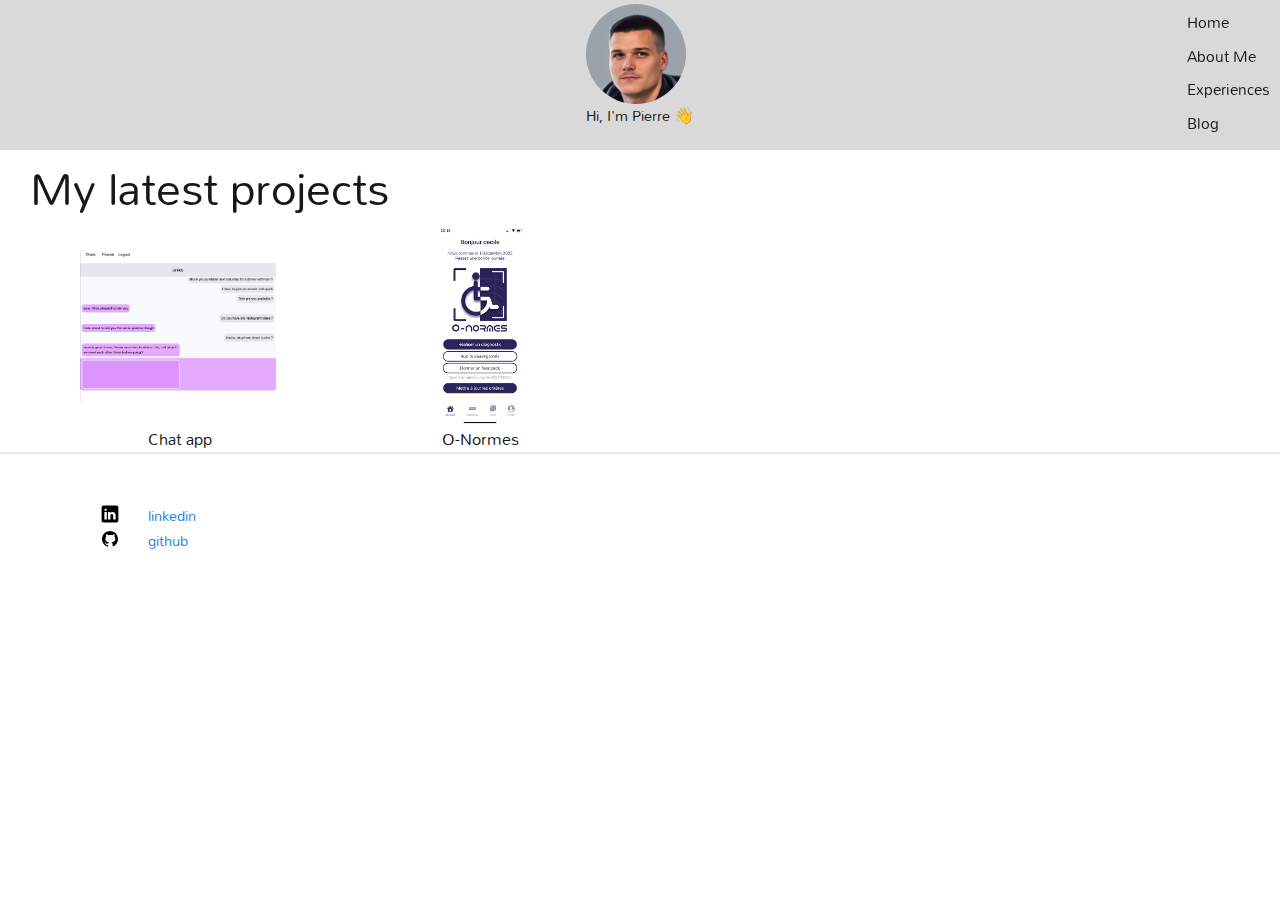
<file: index.html>
<!DOCTYPE html><html lang="en"><head><meta charSet="utf-8"/><meta name="viewport" content="width=device-width, initial-scale=1"/><link rel="preload" href="/_next/static/media/207801eceb6cb61f-s.p.ttf" as="font" crossorigin="" type="font/ttf"/><link rel="stylesheet" href="/_next/static/css/10a931025690d9c2.css" data-precedence="next"/><link rel="preload" as="script" fetchPriority="low" href="/_next/static/chunks/webpack-537012de5099a4b2.js"/><script src="/_next/static/chunks/4bd1b696-692f10ba759dfb60.js" async=""></script><script src="/_next/static/chunks/517-4776bf6243f1826e.js" async=""></script><script src="/_next/static/chunks/main-app-c522b01d760481ef.js" async=""></script><script src="/_next/static/chunks/970-e7f18215877cb378.js" async=""></script><script src="/_next/static/chunks/173-533edafdae64ff78.js" async=""></script><script src="/_next/static/chunks/app/layout-e3f69ff97851b8cd.js" async=""></script><script src="/_next/static/chunks/app/page-5ae21f4d0db4a541.js" async=""></script><meta name="next-size-adjust" content=""/><title>pmgzo.github.io</title><meta name="description" content="PM&#x27;s portfolio"/><link rel="icon" href="/favicon.ico" type="image/x-icon" sizes="16x16"/><script src="/_next/static/chunks/polyfills-42372ed130431b0a.js" noModule=""></script></head><body class="__variable_131367 antialiased w-full"><div class="w-full bg-[#D9D9D9] h-[150px]"><div class="fixed w-full"><div class="flex flex-row-reverse"><ul class="text-[17px] grid grid-cols-1 gap-2 px-[10px] pt-[10px]"><li class="nav-button"><a href="/">Home</a></li><li class="nav-button"><a href="/me">About Me</a></li><li class="nav-button"><a href="/experiences">Experiences</a></li><li class="nav-button"><a href="/blog">Blog</a></li></ul></div></div><div class="flex justify-center"><div class="pb-[4px] pt-[4px]"><div class="w-[100px] h-[100px]"><img alt="Profile picture" loading="lazy" width="512" height="512" decoding="async" data-nimg="1" class="rounded-full" style="color:transparent" src="/_next/static/media/profile-pic.d98fd50a.jpg"/></div>Hi, I&#x27;m Pierre 👋</div></div></div><div class="w-full"><div class="ml-[30px]"><h2>My latest projects</h2><div class="flex"><div class="w-[300px]"><a class="grid grid-cols-1 place-items-center" href="/chat-app"><div class="w-[200px] h-[200px] grid place-items-center"><img alt="Chat app" loading="lazy" width="1079" height="834" decoding="async" data-nimg="1" style="color:transparent" src="/_next/static/media/Chat.53e117d1.png"/></div><h4>Chat app</h4></a></div><div class="w-[300px]"><a class="grid grid-cols-1 place-items-center" href="/onormes"><div class="w-[200px] h-[200px] grid place-items-center"><img alt="Chat app" loading="lazy" width="92" height="200" decoding="async" data-nimg="1" style="color:transparent" src="/_next/static/media/home_page.3bf57041.png"/></div><h4>O-Normes</h4></a></div></div></div></div><footer class="h-[150px] w-full flex pt-[50px] pb-[100px] border-t-2 border-[#e8e8e8]"><ul class="ml-[100px] grid grid-cols-1 gap-[1px] ref-links "><li class="grid grid-cols-2 content-start "><img alt="https://icons8.com/icon/8808/linkedin" loading="lazy" width="20" height="20" decoding="async" data-nimg="1" style="color:transparent" src="/_next/static/media/linkedin.a494b7f3.svg"/><a class="" href="https://www.linkedin.com/in/pierre-mickaël-gonzalo/">linkedin</a></li><li class="grid grid-cols-2 content-start"><img alt="https://icons8.com/icon/62856/github" loading="lazy" width="20" height="20" decoding="async" data-nimg="1" style="color:transparent" src="/_next/static/media/github.d9c83ebf.svg"/><a class="" href="https://github.com/pmgzo">github</a></li></ul></footer><script src="/_next/static/chunks/webpack-537012de5099a4b2.js" async=""></script><script>(self.__next_f=self.__next_f||[]).push([0])</script><script>self.__next_f.push([1,"1:\"$Sreact.fragment\"\n2:I[8173,[\"970\",\"static/chunks/970-e7f18215877cb378.js\",\"173\",\"static/chunks/173-533edafdae64ff78.js\",\"177\",\"static/chunks/app/layout-e3f69ff97851b8cd.js\"],\"\"]\n3:I[7970,[\"970\",\"static/chunks/970-e7f18215877cb378.js\",\"173\",\"static/chunks/173-533edafdae64ff78.js\",\"177\",\"static/chunks/app/layout-e3f69ff97851b8cd.js\"],\"Image\"]\n4:I[5244,[],\"\"]\n5:I[3866,[],\"\"]\n6:I[7033,[],\"ClientPageRoot\"]\n7:I[8152,[\"970\",\"static/chunks/970-e7f18215877cb378.js\",\"173\",\"static/chunks/173-533edafdae64ff78.js\",\"974\",\"static/chunks/app/page-5ae21f4d0db4a541.js\"],\"default\"]\na:I[6213,[],\"OutletBoundary\"]\nc:I[6213,[],\"MetadataBoundary\"]\ne:I[6213,[],\"ViewportBoundary\"]\n10:I[4835,[],\"\"]\n:HL[\"/_next/static/media/207801eceb6cb61f-s.p.ttf\",\"font\",{\"crossOrigin\":\"\",\"type\":\"font/ttf\"}]\n:HL[\"/_next/static/css/10a931025690d9c2.css\",\"style\"]\n"])</script><script>self.__next_f.push([1,"0:{\"P\":null,\"b\":\"7xtnw-YBXDQo49V7U2aQ_\",\"p\":\"\",\"c\":[\"\",\"\"],\"i\":false,\"f\":[[[\"\",{\"children\":[\"__PAGE__\",{}]},\"$undefined\",\"$undefined\",true],[\"\",[\"$\",\"$1\",\"c\",{\"children\":[[[\"$\",\"link\",\"0\",{\"rel\":\"stylesheet\",\"href\":\"/_next/static/css/10a931025690d9c2.css\",\"precedence\":\"next\",\"crossOrigin\":\"$undefined\",\"nonce\":\"$undefined\"}]],[\"$\",\"html\",null,{\"lang\":\"en\",\"children\":[\"$\",\"body\",null,{\"className\":\"__variable_131367 antialiased w-full\",\"children\":[[\"$\",\"div\",null,{\"className\":\"w-full bg-[#D9D9D9] h-[150px]\",\"children\":[[\"$\",\"div\",null,{\"className\":\"fixed w-full\",\"children\":[\"$\",\"div\",null,{\"className\":\"flex flex-row-reverse\",\"children\":[\"$\",\"ul\",null,{\"className\":\"text-[17px] grid grid-cols-1 gap-2 px-[10px] pt-[10px]\",\"children\":[[\"$\",\"li\",null,{\"className\":\"nav-button\",\"children\":[\"$\",\"$L2\",null,{\"href\":\"/\",\"children\":\"Home\"}]}],[\"$\",\"li\",null,{\"className\":\"nav-button\",\"children\":[\"$\",\"$L2\",null,{\"href\":\"/me\",\"children\":\"About Me\"}]}],[\"$\",\"li\",null,{\"className\":\"nav-button\",\"children\":[\"$\",\"$L2\",null,{\"href\":\"/experiences\",\"children\":\"Experiences\"}]}],[\"$\",\"li\",null,{\"className\":\"nav-button\",\"children\":[\"$\",\"$L2\",null,{\"href\":\"/blog\",\"children\":\"Blog\"}]}]]}]}]}],[\"$\",\"div\",null,{\"className\":\"flex justify-center\",\"children\":[\"$\",\"div\",null,{\"className\":\"pb-[4px] pt-[4px]\",\"children\":[[\"$\",\"div\",null,{\"className\":\"w-[100px] h-[100px]\",\"children\":[\"$\",\"$L3\",null,{\"className\":\"rounded-full\",\"src\":{\"src\":\"/_next/static/media/profile-pic.d98fd50a.jpg\",\"height\":512,\"width\":512,\"blurDataURL\":\"[data-uri]\",\"blurWidth\":8,\"blurHeight\":8},\"alt\":\"Profile picture\"}]}],\"Hi, I'm Pierre 👋\"]}]}]]}],[\"$\",\"$L4\",null,{\"parallelRouterKey\":\"children\",\"segmentPath\":[\"children\"],\"error\":\"$undefined\",\"errorStyles\":\"$undefined\",\"errorScripts\":\"$undefined\",\"template\":[\"$\",\"$L5\",null,{}],\"templateStyles\":\"$undefined\",\"templateScripts\":\"$undefined\",\"notFound\":[[],[[\"$\",\"title\",null,{\"children\":\"404: This page could not be found.\"}],[\"$\",\"div\",null,{\"style\":{\"fontFamily\":\"system-ui,\\\"Segoe UI\\\",Roboto,Helvetica,Arial,sans-serif,\\\"Apple Color Emoji\\\",\\\"Segoe UI Emoji\\\"\",\"height\":\"100vh\",\"textAlign\":\"center\",\"display\":\"flex\",\"flexDirection\":\"column\",\"alignItems\":\"center\",\"justifyContent\":\"center\"},\"children\":[\"$\",\"div\",null,{\"children\":[[\"$\",\"style\",null,{\"dangerouslySetInnerHTML\":{\"__html\":\"body{color:#000;background:#fff;margin:0}.next-error-h1{border-right:1px solid rgba(0,0,0,.3)}@media (prefers-color-scheme:dark){body{color:#fff;background:#000}.next-error-h1{border-right:1px solid rgba(255,255,255,.3)}}\"}}],[\"$\",\"h1\",null,{\"className\":\"next-error-h1\",\"style\":{\"display\":\"inline-block\",\"margin\":\"0 20px 0 0\",\"padding\":\"0 23px 0 0\",\"fontSize\":24,\"fontWeight\":500,\"verticalAlign\":\"top\",\"lineHeight\":\"49px\"},\"children\":404}],[\"$\",\"div\",null,{\"style\":{\"display\":\"inline-block\"},\"children\":[\"$\",\"h2\",null,{\"style\":{\"fontSize\":14,\"fontWeight\":400,\"lineHeight\":\"49px\",\"margin\":0},\"children\":\"This page could not be found.\"}]}]]}]}]]],\"forbidden\":\"$undefined\",\"unauthorized\":\"$undefined\"}],[\"$\",\"footer\",null,{\"className\":\"h-[150px] w-full flex pt-[50px] pb-[100px] border-t-2 border-[#e8e8e8]\",\"children\":[\"$\",\"ul\",null,{\"className\":\"ml-[100px] grid grid-cols-1 gap-[1px] ref-links \",\"children\":[[\"$\",\"li\",null,{\"className\":\"grid grid-cols-2 content-start \",\"children\":[[\"$\",\"$L3\",null,{\"src\":{\"src\":\"/_next/static/media/linkedin.a494b7f3.svg\",\"height\":50,\"width\":50,\"blurWidth\":0,\"blurHeight\":0},\"height\":20,\"alt\":\"https://icons8.com/icon/8808/linkedin\"}],[\"$\",\"a\",null,{\"className\":\"\",\"href\":\"https://www.linkedin.com/in/pierre-mickaël-gonzalo/\",\"children\":\"linkedin\"}]]}],[\"$\",\"li\",null,{\"className\":\"grid grid-cols-2 content-start\",\"children\":[[\"$\",\"$L3\",null,{\"src\":{\"src\":\"/_next/static/media/github.d9c83ebf.svg\",\"height\":30,\"width\":30,\"blurWidth\":0,\"blurHeight\":0},\"height\":20,\"alt\":\"https://icons8.com/icon/62856/github\"}],[\"$\",\"a\",null,{\"className\":\"\",\"href\":\"https://github.com/pmgzo\",\"children\":\"github\"}]]}]]}]}]]}]}]]}],{\"children\":[\"__PAGE__\",[\"$\",\"$1\",\"c\",{\"children\":[[\"$\",\"$L6\",null,{\"Component\":\"$7\",\"searchParams\":{},\"params\":{},\"promises\":[\"$@8\",\"$@9\"]}],null,[\"$\",\"$La\",null,{\"children\":\"$Lb\"}]]}],{},null,false]},null,false],[\"$\",\"$1\",\"h\",{\"children\":[null,[\"$\",\"$1\",\"6yIhQqlIho5-_j3BiLTFP\",{\"children\":[[\"$\",\"$Lc\",null,{\"children\":\"$Ld\"}],[\"$\",\"$Le\",null,{\"children\":\"$Lf\"}],[\"$\",\"meta\",null,{\"name\":\"next-size-adjust\",\"content\":\"\"}]]}]]}],false]],\"m\":\"$undefined\",\"G\":[\"$10\",\"$undefined\"],\"s\":false,\"S\":true}\n"])</script><script>self.__next_f.push([1,"8:{}\n9:{}\n"])</script><script>self.__next_f.push([1,"f:[[\"$\",\"meta\",\"0\",{\"name\":\"viewport\",\"content\":\"width=device-width, initial-scale=1\"}]]\nd:[[\"$\",\"meta\",\"0\",{\"charSet\":\"utf-8\"}],[\"$\",\"title\",\"1\",{\"children\":\"pmgzo.github.io\"}],[\"$\",\"meta\",\"2\",{\"name\":\"description\",\"content\":\"PM's portfolio\"}],[\"$\",\"link\",\"3\",{\"rel\":\"icon\",\"href\":\"/favicon.ico\",\"type\":\"image/x-icon\",\"sizes\":\"16x16\"}]]\n"])</script><script>self.__next_f.push([1,"b:null\n"])</script></body></html>
</file>
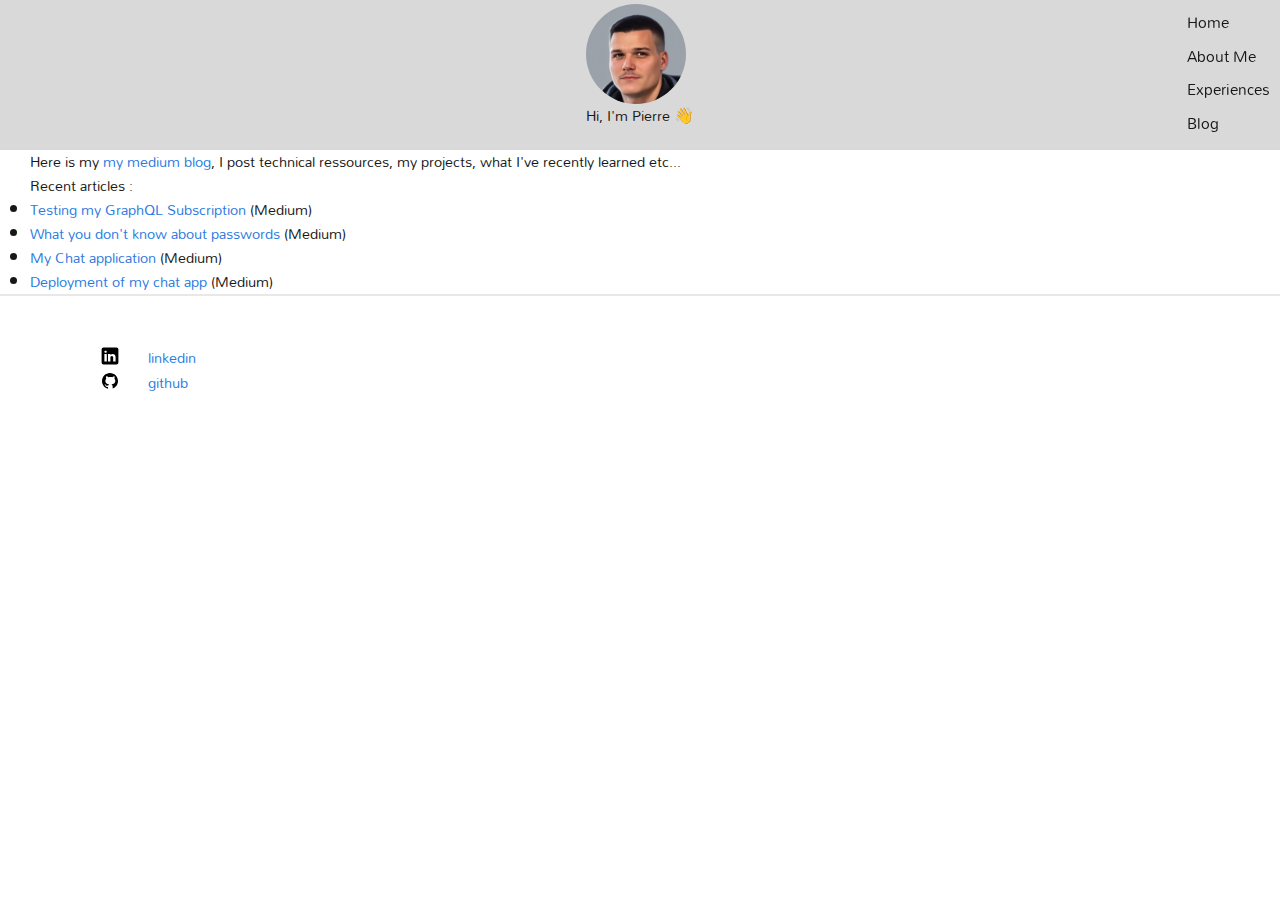
<file: blog.html>
<!DOCTYPE html><html lang="en"><head><meta charSet="utf-8"/><meta name="viewport" content="width=device-width, initial-scale=1"/><link rel="preload" href="/_next/static/media/207801eceb6cb61f-s.p.ttf" as="font" crossorigin="" type="font/ttf"/><link rel="stylesheet" href="/_next/static/css/10a931025690d9c2.css" data-precedence="next"/><link rel="preload" as="script" fetchPriority="low" href="/_next/static/chunks/webpack-537012de5099a4b2.js"/><script src="/_next/static/chunks/4bd1b696-692f10ba759dfb60.js" async=""></script><script src="/_next/static/chunks/517-4776bf6243f1826e.js" async=""></script><script src="/_next/static/chunks/main-app-c522b01d760481ef.js" async=""></script><script src="/_next/static/chunks/970-e7f18215877cb378.js" async=""></script><script src="/_next/static/chunks/173-533edafdae64ff78.js" async=""></script><script src="/_next/static/chunks/app/layout-e3f69ff97851b8cd.js" async=""></script><meta name="next-size-adjust" content=""/><title>pmgzo.github.io</title><meta name="description" content="PM&#x27;s portfolio"/><link rel="icon" href="/favicon.ico" type="image/x-icon" sizes="16x16"/><script src="/_next/static/chunks/polyfills-42372ed130431b0a.js" noModule=""></script></head><body class="__variable_131367 antialiased w-full"><div class="w-full bg-[#D9D9D9] h-[150px]"><div class="fixed w-full"><div class="flex flex-row-reverse"><ul class="text-[17px] grid grid-cols-1 gap-2 px-[10px] pt-[10px]"><li class="nav-button"><a href="/">Home</a></li><li class="nav-button"><a href="/me">About Me</a></li><li class="nav-button"><a href="/experiences">Experiences</a></li><li class="nav-button"><a href="/blog">Blog</a></li></ul></div></div><div class="flex justify-center"><div class="pb-[4px] pt-[4px]"><div class="w-[100px] h-[100px]"><img alt="Profile picture" loading="lazy" width="512" height="512" decoding="async" data-nimg="1" class="rounded-full" style="color:transparent" src="/_next/static/media/profile-pic.d98fd50a.jpg"/></div>Hi, I&#x27;m Pierre 👋</div></div></div><div class="ml-[30px]">Here is my <a class="ref-links">my medium blog</a>, I post technical ressources, my projects, what I&#x27;ve recently learned etc...<br/>Recent articles :<ul class="list-disc"><li><a href="https://medium.com/@pmgzo/this-is-how-i-tested-my-graphql-subscriptions-89ddbc9153cc" class="ref-links">Testing my GraphQL Subscription</a> <!-- -->(Medium)</li><li><a href="https://medium.com/@pmgzo/what-you-dont-know-about-passwords-1a08b8782a2d" class="ref-links">What you don&#x27;t know about passwords</a> <!-- -->(Medium)</li><li><a href="https://medium.com/@pmgzo/this-is-my-chat-app-059156a0a8ab" class="ref-links">My Chat application</a> <!-- -->(Medium)</li><li><a href="https://medium.com/@pmgzo/deployment-of-my-chat-app-4a5393ac7761" class="ref-links">Deployment of my chat app</a> <!-- -->(Medium)</li></ul></div><footer class="h-[150px] w-full flex pt-[50px] pb-[100px] border-t-2 border-[#e8e8e8]"><ul class="ml-[100px] grid grid-cols-1 gap-[1px] ref-links "><li class="grid grid-cols-2 content-start "><img alt="https://icons8.com/icon/8808/linkedin" loading="lazy" width="20" height="20" decoding="async" data-nimg="1" style="color:transparent" src="/_next/static/media/linkedin.a494b7f3.svg"/><a class="" href="https://www.linkedin.com/in/pierre-mickaël-gonzalo/">linkedin</a></li><li class="grid grid-cols-2 content-start"><img alt="https://icons8.com/icon/62856/github" loading="lazy" width="20" height="20" decoding="async" data-nimg="1" style="color:transparent" src="/_next/static/media/github.d9c83ebf.svg"/><a class="" href="https://github.com/pmgzo">github</a></li></ul></footer><script src="/_next/static/chunks/webpack-537012de5099a4b2.js" async=""></script><script>(self.__next_f=self.__next_f||[]).push([0])</script><script>self.__next_f.push([1,"1:\"$Sreact.fragment\"\n2:I[8173,[\"970\",\"static/chunks/970-e7f18215877cb378.js\",\"173\",\"static/chunks/173-533edafdae64ff78.js\",\"177\",\"static/chunks/app/layout-e3f69ff97851b8cd.js\"],\"\"]\n3:I[7970,[\"970\",\"static/chunks/970-e7f18215877cb378.js\",\"173\",\"static/chunks/173-533edafdae64ff78.js\",\"177\",\"static/chunks/app/layout-e3f69ff97851b8cd.js\"],\"Image\"]\n4:I[5244,[],\"\"]\n5:I[3866,[],\"\"]\n6:I[6213,[],\"OutletBoundary\"]\n8:I[6213,[],\"MetadataBoundary\"]\na:I[6213,[],\"ViewportBoundary\"]\nc:I[4835,[],\"\"]\n:HL[\"/_next/static/media/207801eceb6cb61f-s.p.ttf\",\"font\",{\"crossOrigin\":\"\",\"type\":\"font/ttf\"}]\n:HL[\"/_next/static/css/10a931025690d9c2.css\",\"style\"]\n"])</script><script>self.__next_f.push([1,"0:{\"P\":null,\"b\":\"7xtnw-YBXDQo49V7U2aQ_\",\"p\":\"\",\"c\":[\"\",\"blog\"],\"i\":false,\"f\":[[[\"\",{\"children\":[\"blog\",{\"children\":[\"__PAGE__\",{}]}]},\"$undefined\",\"$undefined\",true],[\"\",[\"$\",\"$1\",\"c\",{\"children\":[[[\"$\",\"link\",\"0\",{\"rel\":\"stylesheet\",\"href\":\"/_next/static/css/10a931025690d9c2.css\",\"precedence\":\"next\",\"crossOrigin\":\"$undefined\",\"nonce\":\"$undefined\"}]],[\"$\",\"html\",null,{\"lang\":\"en\",\"children\":[\"$\",\"body\",null,{\"className\":\"__variable_131367 antialiased w-full\",\"children\":[[\"$\",\"div\",null,{\"className\":\"w-full bg-[#D9D9D9] h-[150px]\",\"children\":[[\"$\",\"div\",null,{\"className\":\"fixed w-full\",\"children\":[\"$\",\"div\",null,{\"className\":\"flex flex-row-reverse\",\"children\":[\"$\",\"ul\",null,{\"className\":\"text-[17px] grid grid-cols-1 gap-2 px-[10px] pt-[10px]\",\"children\":[[\"$\",\"li\",null,{\"className\":\"nav-button\",\"children\":[\"$\",\"$L2\",null,{\"href\":\"/\",\"children\":\"Home\"}]}],[\"$\",\"li\",null,{\"className\":\"nav-button\",\"children\":[\"$\",\"$L2\",null,{\"href\":\"/me\",\"children\":\"About Me\"}]}],[\"$\",\"li\",null,{\"className\":\"nav-button\",\"children\":[\"$\",\"$L2\",null,{\"href\":\"/experiences\",\"children\":\"Experiences\"}]}],[\"$\",\"li\",null,{\"className\":\"nav-button\",\"children\":[\"$\",\"$L2\",null,{\"href\":\"/blog\",\"children\":\"Blog\"}]}]]}]}]}],[\"$\",\"div\",null,{\"className\":\"flex justify-center\",\"children\":[\"$\",\"div\",null,{\"className\":\"pb-[4px] pt-[4px]\",\"children\":[[\"$\",\"div\",null,{\"className\":\"w-[100px] h-[100px]\",\"children\":[\"$\",\"$L3\",null,{\"className\":\"rounded-full\",\"src\":{\"src\":\"/_next/static/media/profile-pic.d98fd50a.jpg\",\"height\":512,\"width\":512,\"blurDataURL\":\"[data-uri]\",\"blurWidth\":8,\"blurHeight\":8},\"alt\":\"Profile picture\"}]}],\"Hi, I'm Pierre 👋\"]}]}]]}],[\"$\",\"$L4\",null,{\"parallelRouterKey\":\"children\",\"segmentPath\":[\"children\"],\"error\":\"$undefined\",\"errorStyles\":\"$undefined\",\"errorScripts\":\"$undefined\",\"template\":[\"$\",\"$L5\",null,{}],\"templateStyles\":\"$undefined\",\"templateScripts\":\"$undefined\",\"notFound\":[[],[[\"$\",\"title\",null,{\"children\":\"404: This page could not be found.\"}],[\"$\",\"div\",null,{\"style\":{\"fontFamily\":\"system-ui,\\\"Segoe UI\\\",Roboto,Helvetica,Arial,sans-serif,\\\"Apple Color Emoji\\\",\\\"Segoe UI Emoji\\\"\",\"height\":\"100vh\",\"textAlign\":\"center\",\"display\":\"flex\",\"flexDirection\":\"column\",\"alignItems\":\"center\",\"justifyContent\":\"center\"},\"children\":[\"$\",\"div\",null,{\"children\":[[\"$\",\"style\",null,{\"dangerouslySetInnerHTML\":{\"__html\":\"body{color:#000;background:#fff;margin:0}.next-error-h1{border-right:1px solid rgba(0,0,0,.3)}@media (prefers-color-scheme:dark){body{color:#fff;background:#000}.next-error-h1{border-right:1px solid rgba(255,255,255,.3)}}\"}}],[\"$\",\"h1\",null,{\"className\":\"next-error-h1\",\"style\":{\"display\":\"inline-block\",\"margin\":\"0 20px 0 0\",\"padding\":\"0 23px 0 0\",\"fontSize\":24,\"fontWeight\":500,\"verticalAlign\":\"top\",\"lineHeight\":\"49px\"},\"children\":404}],[\"$\",\"div\",null,{\"style\":{\"display\":\"inline-block\"},\"children\":[\"$\",\"h2\",null,{\"style\":{\"fontSize\":14,\"fontWeight\":400,\"lineHeight\":\"49px\",\"margin\":0},\"children\":\"This page could not be found.\"}]}]]}]}]]],\"forbidden\":\"$undefined\",\"unauthorized\":\"$undefined\"}],[\"$\",\"footer\",null,{\"className\":\"h-[150px] w-full flex pt-[50px] pb-[100px] border-t-2 border-[#e8e8e8]\",\"children\":[\"$\",\"ul\",null,{\"className\":\"ml-[100px] grid grid-cols-1 gap-[1px] ref-links \",\"children\":[[\"$\",\"li\",null,{\"className\":\"grid grid-cols-2 content-start \",\"children\":[[\"$\",\"$L3\",null,{\"src\":{\"src\":\"/_next/static/media/linkedin.a494b7f3.svg\",\"height\":50,\"width\":50,\"blurWidth\":0,\"blurHeight\":0},\"height\":20,\"alt\":\"https://icons8.com/icon/8808/linkedin\"}],[\"$\",\"a\",null,{\"className\":\"\",\"href\":\"https://www.linkedin.com/in/pierre-mickaël-gonzalo/\",\"children\":\"linkedin\"}]]}],[\"$\",\"li\",null,{\"className\":\"grid grid-cols-2 content-start\",\"children\":[[\"$\",\"$L3\",null,{\"src\":{\"src\":\"/_next/static/media/github.d9c83ebf.svg\",\"height\":30,\"width\":30,\"blurWidth\":0,\"blurHeight\":0},\"height\":20,\"alt\":\"https://icons8.com/icon/62856/github\"}],[\"$\",\"a\",null,{\"className\":\"\",\"href\":\"https://github.com/pmgzo\",\"children\":\"github\"}]]}]]}]}]]}]}]]}],{\"children\":[\"blog\",[\"$\",\"$1\",\"c\",{\"children\":[null,[\"$\",\"$L4\",null,{\"parallelRouterKey\":\"children\",\"segmentPath\":[\"children\",\"blog\",\"children\"],\"error\":\"$undefined\",\"errorStyles\":\"$undefined\",\"errorScripts\":\"$undefined\",\"template\":[\"$\",\"$L5\",null,{}],\"templateStyles\":\"$undefined\",\"templateScripts\":\"$undefined\",\"notFound\":\"$undefined\",\"forbidden\":\"$undefined\",\"unauthorized\":\"$undefined\"}]]}],{\"children\":[\"__PAGE__\",[\"$\",\"$1\",\"c\",{\"children\":[[\"$\",\"div\",null,{\"className\":\"ml-[30px]\",\"children\":[\"Here is my \",[\"$\",\"a\",null,{\"className\":\"ref-links\",\"children\":\"my medium blog\"}],\", I post technical ressources, my projects, what I've recently learned etc...\",[\"$\",\"br\",null,{}],\"Recent articles :\",[\"$\",\"ul\",null,{\"className\":\"list-disc\",\"children\":[[\"$\",\"li\",null,{\"children\":[[\"$\",\"a\",null,{\"href\":\"https://medium.com/@pmgzo/this-is-how-i-tested-my-graphql-subscriptions-89ddbc9153cc\",\"className\":\"ref-links\",\"children\":\"Testing my GraphQL Subscription\"}],\" \",\"(Medium)\"]}],[\"$\",\"li\",null,{\"children\":[[\"$\",\"a\",null,{\"href\":\"https://medium.com/@pmgzo/what-you-dont-know-about-passwords-1a08b8782a2d\",\"className\":\"ref-links\",\"children\":\"What you don't know about passwords\"}],\" \",\"(Medium)\"]}],[\"$\",\"li\",null,{\"children\":[[\"$\",\"a\",null,{\"href\":\"https://medium.com/@pmgzo/this-is-my-chat-app-059156a0a8ab\",\"className\":\"ref-links\",\"children\":\"My Chat application\"}],\" \",\"(Medium)\"]}],[\"$\",\"li\",null,{\"children\":[[\"$\",\"a\",null,{\"href\":\"https://medium.com/@pmgzo/deployment-of-my-chat-app-4a5393ac7761\",\"className\":\"ref-links\",\"children\":\"Deployment of my chat app\"}],\" \",\"(Medium)\"]}]]}]]}],null,[\"$\",\"$L6\",null,{\"children\":\"$L7\"}]]}],{},null,false]},null,false]},null,false],[\"$\",\"$1\",\"h\",{\"children\":[null,[\"$\",\"$1\",\"wbHea3Qn1oHB2vlbZPjLy\",{\"children\":[[\"$\",\"$L8\",null,{\"children\":\"$L9\"}],[\"$\",\"$La\",null,{\"children\":\"$Lb\"}],[\"$\",\"meta\",null,{\"name\":\"next-size-adjust\",\"content\":\"\"}]]}]]}],false]],\"m\":\"$undefined\",\"G\":[\"$c\",\"$undefined\"],\"s\":false,\"S\":true}\n"])</script><script>self.__next_f.push([1,"b:[[\"$\",\"meta\",\"0\",{\"name\":\"viewport\",\"content\":\"width=device-width, initial-scale=1\"}]]\n9:[[\"$\",\"meta\",\"0\",{\"charSet\":\"utf-8\"}],[\"$\",\"title\",\"1\",{\"children\":\"pmgzo.github.io\"}],[\"$\",\"meta\",\"2\",{\"name\":\"description\",\"content\":\"PM's portfolio\"}],[\"$\",\"link\",\"3\",{\"rel\":\"icon\",\"href\":\"/favicon.ico\",\"type\":\"image/x-icon\",\"sizes\":\"16x16\"}]]\n"])</script><script>self.__next_f.push([1,"7:null\n"])</script></body></html>
</file>
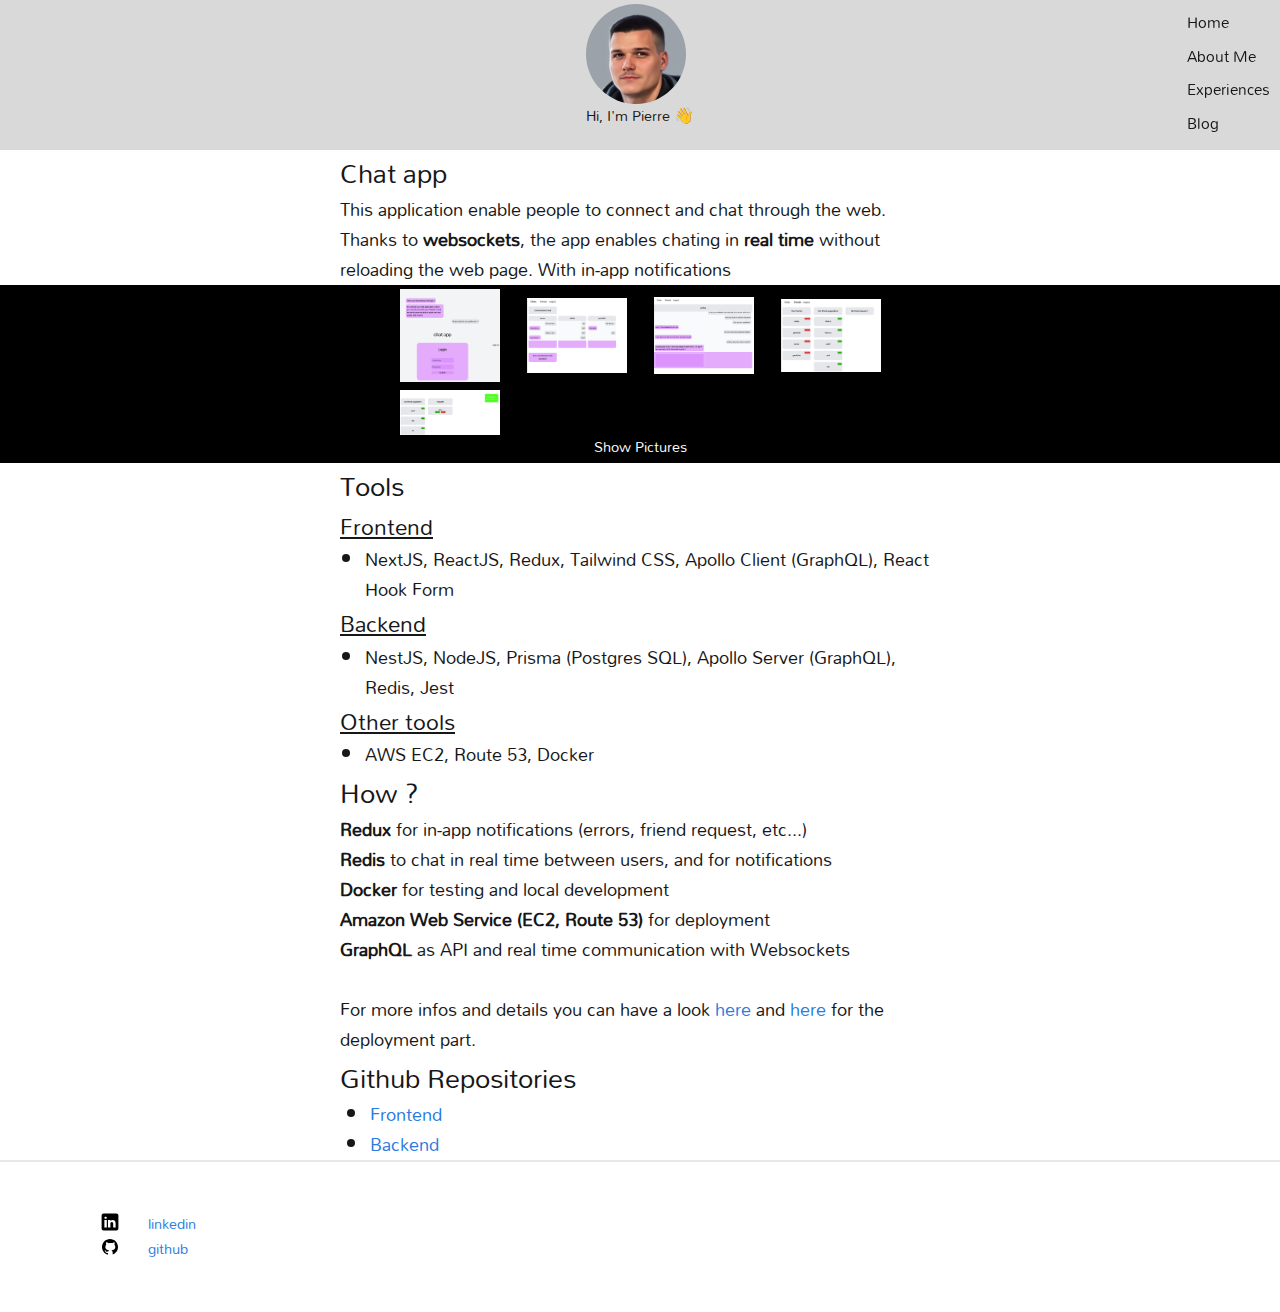
<file: chat-app.html>
<!DOCTYPE html><html lang="en"><head><meta charSet="utf-8"/><meta name="viewport" content="width=device-width, initial-scale=1"/><link rel="preload" href="/_next/static/media/207801eceb6cb61f-s.p.ttf" as="font" crossorigin="" type="font/ttf"/><link rel="stylesheet" href="/_next/static/css/10a931025690d9c2.css" data-precedence="next"/><link rel="preload" as="script" fetchPriority="low" href="/_next/static/chunks/webpack-537012de5099a4b2.js"/><script src="/_next/static/chunks/4bd1b696-692f10ba759dfb60.js" async=""></script><script src="/_next/static/chunks/517-4776bf6243f1826e.js" async=""></script><script src="/_next/static/chunks/main-app-c522b01d760481ef.js" async=""></script><script src="/_next/static/chunks/970-e7f18215877cb378.js" async=""></script><script src="/_next/static/chunks/173-533edafdae64ff78.js" async=""></script><script src="/_next/static/chunks/app/layout-e3f69ff97851b8cd.js" async=""></script><script src="/_next/static/chunks/app/chat-app/page-6971693bd491057e.js" async=""></script><meta name="next-size-adjust" content=""/><title>pmgzo.github.io</title><meta name="description" content="PM&#x27;s portfolio"/><link rel="icon" href="/favicon.ico" type="image/x-icon" sizes="16x16"/><script src="/_next/static/chunks/polyfills-42372ed130431b0a.js" noModule=""></script></head><body class="__variable_131367 antialiased w-full"><div class="w-full bg-[#D9D9D9] h-[150px]"><div class="fixed w-full"><div class="flex flex-row-reverse"><ul class="text-[17px] grid grid-cols-1 gap-2 px-[10px] pt-[10px]"><li class="nav-button"><a href="/">Home</a></li><li class="nav-button"><a href="/me">About Me</a></li><li class="nav-button"><a href="/experiences">Experiences</a></li><li class="nav-button"><a href="/blog">Blog</a></li></ul></div></div><div class="flex justify-center"><div class="pb-[4px] pt-[4px]"><div class="w-[100px] h-[100px]"><img alt="Profile picture" loading="lazy" width="512" height="512" decoding="async" data-nimg="1" class="rounded-full" style="color:transparent" src="/_next/static/media/profile-pic.d98fd50a.jpg"/></div>Hi, I&#x27;m Pierre 👋</div></div></div><div class="flex flex-col"><div class="flex justify-center w-full text-[20px]"><div class="flex flex-col w-[600px]"><h3>Chat app</h3><p>This application enable people to connect and chat through the web. Thanks to <b>websockets</b>, the app enables chating in<!-- --> <b>real time</b> without reloading the web page. With in-app notifications</p></div></div><div class="w-full bg-black p-1 grid place-items-center"><div class="w-[500px] grid place-items-center grid-cols-4 gap-2"><img alt="Chat app Picture 0" loading="lazy" width="100" height="93" decoding="async" data-nimg="1" style="color:transparent" src="/_next/static/media/home_page.10e1509b.png"/><img alt="Chat app Picture 1" loading="lazy" width="100" height="75" decoding="async" data-nimg="1" style="color:transparent" src="/_next/static/media/Conversations.99388bef.png"/><img alt="Chat app Picture 2" loading="lazy" width="100" height="77" decoding="async" data-nimg="1" style="color:transparent" src="/_next/static/media/Chat.53e117d1.png"/><img alt="Chat app Picture 3" loading="lazy" width="100" height="73" decoding="async" data-nimg="1" style="color:transparent" src="/_next/static/media/Friends.fa129dfe.png"/><img alt="Chat app Picture 3" loading="lazy" width="100" height="45" decoding="async" data-nimg="1" style="color:transparent" src="/_next/static/media/notification.cf1d451b.png"/></div><button class="text-white hover:underline">Show Pictures</button></div><div class="flex justify-center w-full text-[20px]"><div class="flex flex-col w-[600px]"><h3> Tools </h3><div class="underline text-[25px]">Frontend</div><ul class="list-disc ml-[25px]"><li>NextJS, ReactJS, Redux, Tailwind CSS, Apollo Client (GraphQL), React Hook Form</li></ul><div class="underline text-[25px]">Backend</div><ul class="list-disc ml-[25px]"><li>NestJS, NodeJS, Prisma (Postgres SQL), Apollo Server (GraphQL), Redis, Jest</li></ul><div class="underline text-[25px]">Other tools</div><ul class="list-disc ml-[25px]"><li>AWS EC2, Route 53, Docker</li></ul><h3>How ?</h3><p><b>Redux</b> for in-app notifications (errors, friend request, etc...)</p><p><b>Redis</b> to chat in real time between users, and for notifications</p><p><b>Docker</b> for testing and local development</p><p><b>Amazon Web Service (EC2, Route 53)</b> for deployment</p><p><b>GraphQL</b> as API and real time communication with Websockets</p><br/><p>For more infos and details you can have a look<!-- --> <a class="ref-links" href="https://medium.com/@pmgzo/this-is-my-chat-app-059156a0a8ab">here</a> <!-- -->and<!-- --> <a class="ref-links" href="https://medium.com/@pmgzo/deployment-of-my-chat-app-4a5393ac7761">here</a> <!-- -->for the deployment part.</p><h3>Github Repositories</h3><ul class="list-disc ml-[30px]"><li><a class="ref-links" href="https://github.com/pmgzo/chat-app-frontend">Frontend</a></li><li><a class="ref-links" href="https://github.com/pmgzo/chat-app-backend">Backend</a></li></ul></div></div></div><footer class="h-[150px] w-full flex pt-[50px] pb-[100px] border-t-2 border-[#e8e8e8]"><ul class="ml-[100px] grid grid-cols-1 gap-[1px] ref-links "><li class="grid grid-cols-2 content-start "><img alt="https://icons8.com/icon/8808/linkedin" loading="lazy" width="20" height="20" decoding="async" data-nimg="1" style="color:transparent" src="/_next/static/media/linkedin.a494b7f3.svg"/><a class="" href="https://www.linkedin.com/in/pierre-mickaël-gonzalo/">linkedin</a></li><li class="grid grid-cols-2 content-start"><img alt="https://icons8.com/icon/62856/github" loading="lazy" width="20" height="20" decoding="async" data-nimg="1" style="color:transparent" src="/_next/static/media/github.d9c83ebf.svg"/><a class="" href="https://github.com/pmgzo">github</a></li></ul></footer><script src="/_next/static/chunks/webpack-537012de5099a4b2.js" async=""></script><script>(self.__next_f=self.__next_f||[]).push([0])</script><script>self.__next_f.push([1,"1:\"$Sreact.fragment\"\n2:I[8173,[\"970\",\"static/chunks/970-e7f18215877cb378.js\",\"173\",\"static/chunks/173-533edafdae64ff78.js\",\"177\",\"static/chunks/app/layout-e3f69ff97851b8cd.js\"],\"\"]\n3:I[7970,[\"970\",\"static/chunks/970-e7f18215877cb378.js\",\"173\",\"static/chunks/173-533edafdae64ff78.js\",\"177\",\"static/chunks/app/layout-e3f69ff97851b8cd.js\"],\"Image\"]\n4:I[5244,[],\"\"]\n5:I[3866,[],\"\"]\n6:I[7033,[],\"ClientPageRoot\"]\n7:I[4107,[\"970\",\"static/chunks/970-e7f18215877cb378.js\",\"815\",\"static/chunks/app/chat-app/page-6971693bd491057e.js\"],\"default\"]\na:I[6213,[],\"OutletBoundary\"]\nc:I[6213,[],\"MetadataBoundary\"]\ne:I[6213,[],\"ViewportBoundary\"]\n10:I[4835,[],\"\"]\n:HL[\"/_next/static/media/207801eceb6cb61f-s.p.ttf\",\"font\",{\"crossOrigin\":\"\",\"type\":\"font/ttf\"}]\n:HL[\"/_next/static/css/10a931025690d9c2.css\",\"style\"]\n"])</script><script>self.__next_f.push([1,"0:{\"P\":null,\"b\":\"7xtnw-YBXDQo49V7U2aQ_\",\"p\":\"\",\"c\":[\"\",\"chat-app\"],\"i\":false,\"f\":[[[\"\",{\"children\":[\"chat-app\",{\"children\":[\"__PAGE__\",{}]}]},\"$undefined\",\"$undefined\",true],[\"\",[\"$\",\"$1\",\"c\",{\"children\":[[[\"$\",\"link\",\"0\",{\"rel\":\"stylesheet\",\"href\":\"/_next/static/css/10a931025690d9c2.css\",\"precedence\":\"next\",\"crossOrigin\":\"$undefined\",\"nonce\":\"$undefined\"}]],[\"$\",\"html\",null,{\"lang\":\"en\",\"children\":[\"$\",\"body\",null,{\"className\":\"__variable_131367 antialiased w-full\",\"children\":[[\"$\",\"div\",null,{\"className\":\"w-full bg-[#D9D9D9] h-[150px]\",\"children\":[[\"$\",\"div\",null,{\"className\":\"fixed w-full\",\"children\":[\"$\",\"div\",null,{\"className\":\"flex flex-row-reverse\",\"children\":[\"$\",\"ul\",null,{\"className\":\"text-[17px] grid grid-cols-1 gap-2 px-[10px] pt-[10px]\",\"children\":[[\"$\",\"li\",null,{\"className\":\"nav-button\",\"children\":[\"$\",\"$L2\",null,{\"href\":\"/\",\"children\":\"Home\"}]}],[\"$\",\"li\",null,{\"className\":\"nav-button\",\"children\":[\"$\",\"$L2\",null,{\"href\":\"/me\",\"children\":\"About Me\"}]}],[\"$\",\"li\",null,{\"className\":\"nav-button\",\"children\":[\"$\",\"$L2\",null,{\"href\":\"/experiences\",\"children\":\"Experiences\"}]}],[\"$\",\"li\",null,{\"className\":\"nav-button\",\"children\":[\"$\",\"$L2\",null,{\"href\":\"/blog\",\"children\":\"Blog\"}]}]]}]}]}],[\"$\",\"div\",null,{\"className\":\"flex justify-center\",\"children\":[\"$\",\"div\",null,{\"className\":\"pb-[4px] pt-[4px]\",\"children\":[[\"$\",\"div\",null,{\"className\":\"w-[100px] h-[100px]\",\"children\":[\"$\",\"$L3\",null,{\"className\":\"rounded-full\",\"src\":{\"src\":\"/_next/static/media/profile-pic.d98fd50a.jpg\",\"height\":512,\"width\":512,\"blurDataURL\":\"[data-uri]\",\"blurWidth\":8,\"blurHeight\":8},\"alt\":\"Profile picture\"}]}],\"Hi, I'm Pierre 👋\"]}]}]]}],[\"$\",\"$L4\",null,{\"parallelRouterKey\":\"children\",\"segmentPath\":[\"children\"],\"error\":\"$undefined\",\"errorStyles\":\"$undefined\",\"errorScripts\":\"$undefined\",\"template\":[\"$\",\"$L5\",null,{}],\"templateStyles\":\"$undefined\",\"templateScripts\":\"$undefined\",\"notFound\":[[],[[\"$\",\"title\",null,{\"children\":\"404: This page could not be found.\"}],[\"$\",\"div\",null,{\"style\":{\"fontFamily\":\"system-ui,\\\"Segoe UI\\\",Roboto,Helvetica,Arial,sans-serif,\\\"Apple Color Emoji\\\",\\\"Segoe UI Emoji\\\"\",\"height\":\"100vh\",\"textAlign\":\"center\",\"display\":\"flex\",\"flexDirection\":\"column\",\"alignItems\":\"center\",\"justifyContent\":\"center\"},\"children\":[\"$\",\"div\",null,{\"children\":[[\"$\",\"style\",null,{\"dangerouslySetInnerHTML\":{\"__html\":\"body{color:#000;background:#fff;margin:0}.next-error-h1{border-right:1px solid rgba(0,0,0,.3)}@media (prefers-color-scheme:dark){body{color:#fff;background:#000}.next-error-h1{border-right:1px solid rgba(255,255,255,.3)}}\"}}],[\"$\",\"h1\",null,{\"className\":\"next-error-h1\",\"style\":{\"display\":\"inline-block\",\"margin\":\"0 20px 0 0\",\"padding\":\"0 23px 0 0\",\"fontSize\":24,\"fontWeight\":500,\"verticalAlign\":\"top\",\"lineHeight\":\"49px\"},\"children\":404}],[\"$\",\"div\",null,{\"style\":{\"display\":\"inline-block\"},\"children\":[\"$\",\"h2\",null,{\"style\":{\"fontSize\":14,\"fontWeight\":400,\"lineHeight\":\"49px\",\"margin\":0},\"children\":\"This page could not be found.\"}]}]]}]}]]],\"forbidden\":\"$undefined\",\"unauthorized\":\"$undefined\"}],[\"$\",\"footer\",null,{\"className\":\"h-[150px] w-full flex pt-[50px] pb-[100px] border-t-2 border-[#e8e8e8]\",\"children\":[\"$\",\"ul\",null,{\"className\":\"ml-[100px] grid grid-cols-1 gap-[1px] ref-links \",\"children\":[[\"$\",\"li\",null,{\"className\":\"grid grid-cols-2 content-start \",\"children\":[[\"$\",\"$L3\",null,{\"src\":{\"src\":\"/_next/static/media/linkedin.a494b7f3.svg\",\"height\":50,\"width\":50,\"blurWidth\":0,\"blurHeight\":0},\"height\":20,\"alt\":\"https://icons8.com/icon/8808/linkedin\"}],[\"$\",\"a\",null,{\"className\":\"\",\"href\":\"https://www.linkedin.com/in/pierre-mickaël-gonzalo/\",\"children\":\"linkedin\"}]]}],[\"$\",\"li\",null,{\"className\":\"grid grid-cols-2 content-start\",\"children\":[[\"$\",\"$L3\",null,{\"src\":{\"src\":\"/_next/static/media/github.d9c83ebf.svg\",\"height\":30,\"width\":30,\"blurWidth\":0,\"blurHeight\":0},\"height\":20,\"alt\":\"https://icons8.com/icon/62856/github\"}],[\"$\",\"a\",null,{\"className\":\"\",\"href\":\"https://github.com/pmgzo\",\"children\":\"github\"}]]}]]}]}]]}]}]]}],{\"children\":[\"chat-app\",[\"$\",\"$1\",\"c\",{\"children\":[null,[\"$\",\"$L4\",null,{\"parallelRouterKey\":\"children\",\"segmentPath\":[\"children\",\"chat-app\",\"children\"],\"error\":\"$undefined\",\"errorStyles\":\"$undefined\",\"errorScripts\":\"$undefined\",\"template\":[\"$\",\"$L5\",null,{}],\"templateStyles\":\"$undefined\",\"templateScripts\":\"$undefined\",\"notFound\":\"$undefined\",\"forbidden\":\"$undefined\",\"unauthorized\":\"$undefined\"}]]}],{\"children\":[\"__PAGE__\",[\"$\",\"$1\",\"c\",{\"children\":[[\"$\",\"$L6\",null,{\"Component\":\"$7\",\"searchParams\":{},\"params\":{},\"promises\":[\"$@8\",\"$@9\"]}],null,[\"$\",\"$La\",null,{\"children\":\"$Lb\"}]]}],{},null,false]},null,false]},null,false],[\"$\",\"$1\",\"h\",{\"children\":[null,[\"$\",\"$1\",\"vwbYOc-0aYp4U5u_ZbXcN\",{\"children\":[[\"$\",\"$Lc\",null,{\"children\":\"$Ld\"}],[\"$\",\"$Le\",null,{\"children\":\"$Lf\"}],[\"$\",\"meta\",null,{\"name\":\"next-size-adjust\",\"content\":\"\"}]]}]]}],false]],\"m\":\"$undefined\",\"G\":[\"$10\",\"$undefined\"],\"s\":false,\"S\":true}\n"])</script><script>self.__next_f.push([1,"8:{}\n9:{}\n"])</script><script>self.__next_f.push([1,"f:[[\"$\",\"meta\",\"0\",{\"name\":\"viewport\",\"content\":\"width=device-width, initial-scale=1\"}]]\nd:[[\"$\",\"meta\",\"0\",{\"charSet\":\"utf-8\"}],[\"$\",\"title\",\"1\",{\"children\":\"pmgzo.github.io\"}],[\"$\",\"meta\",\"2\",{\"name\":\"description\",\"content\":\"PM's portfolio\"}],[\"$\",\"link\",\"3\",{\"rel\":\"icon\",\"href\":\"/favicon.ico\",\"type\":\"image/x-icon\",\"sizes\":\"16x16\"}]]\n"])</script><script>self.__next_f.push([1,"b:null\n"])</script></body></html>
</file>
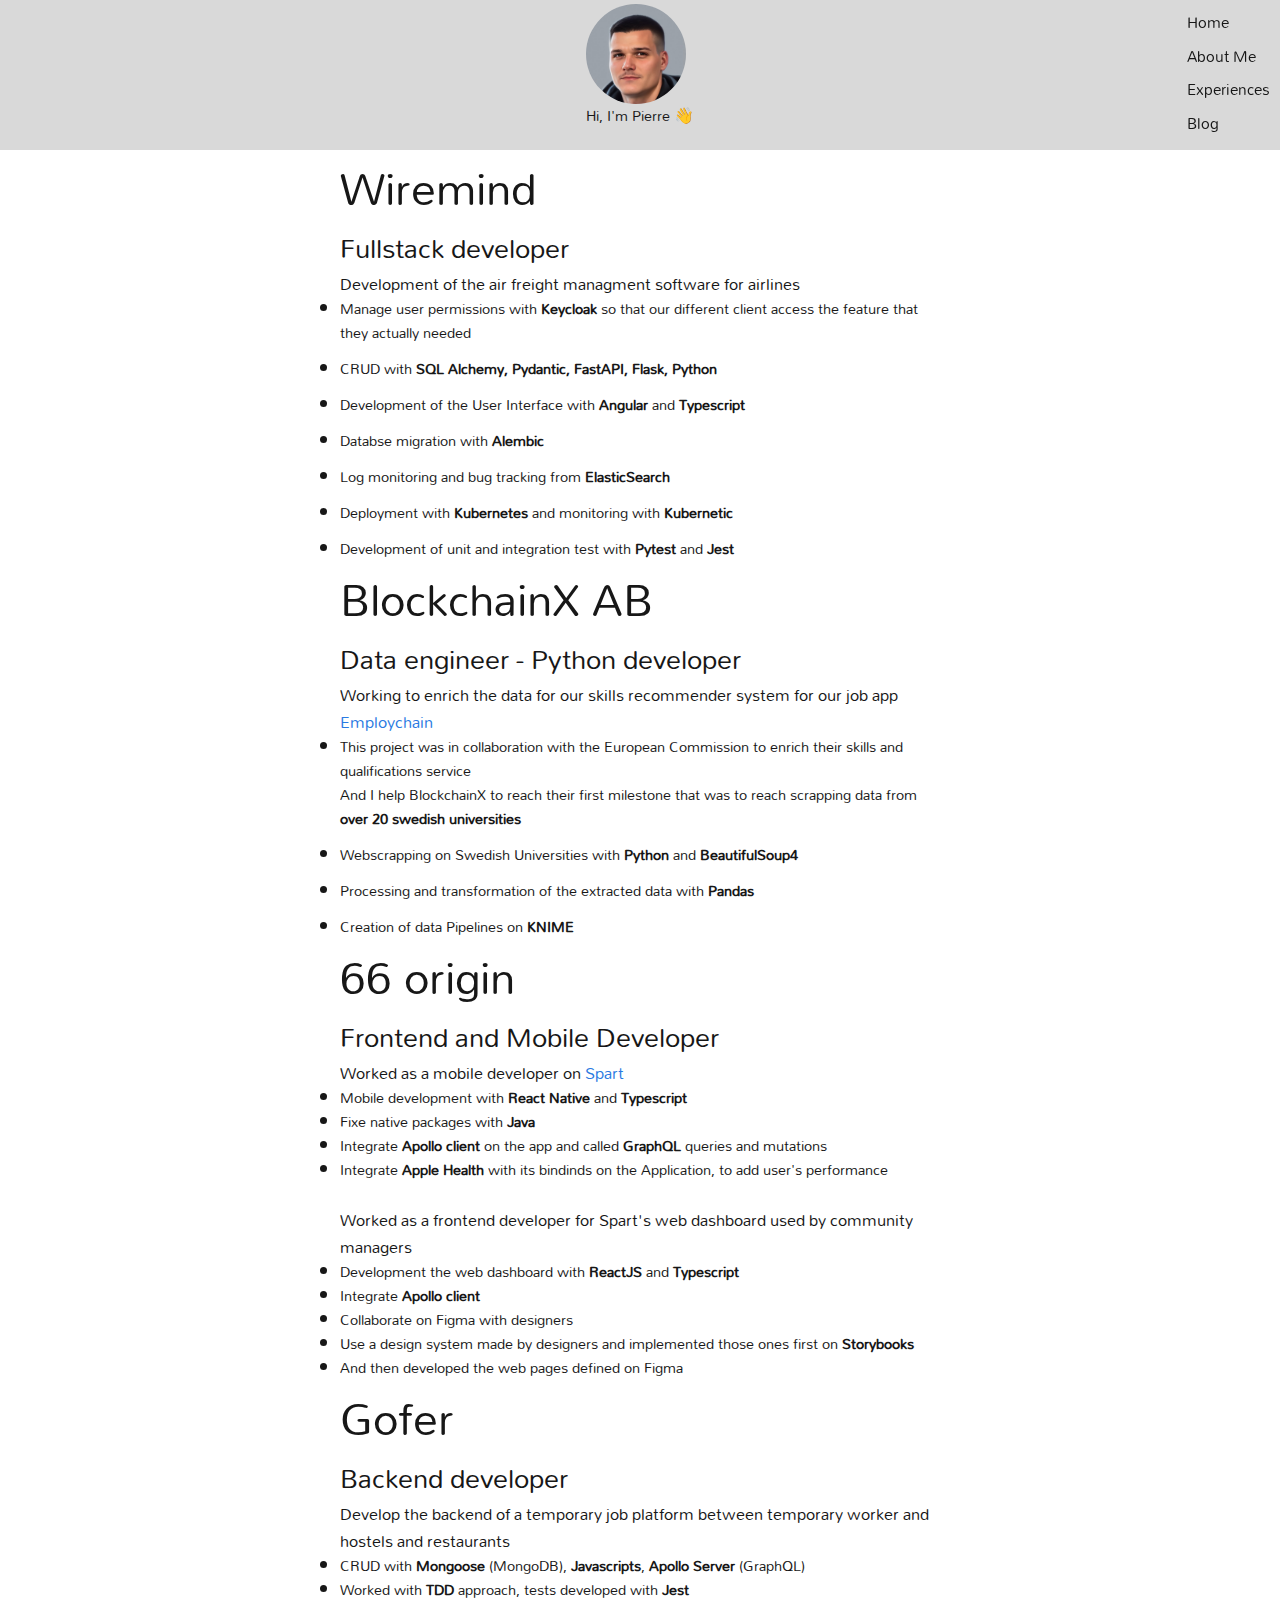
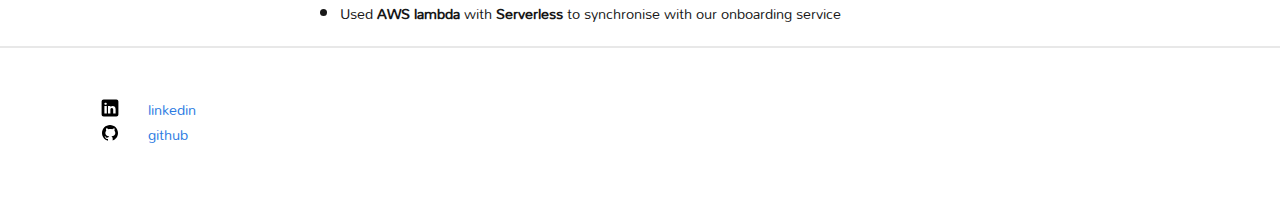
<file: experiences.html>
<!DOCTYPE html><html lang="en"><head><meta charSet="utf-8"/><meta name="viewport" content="width=device-width, initial-scale=1"/><link rel="preload" href="/_next/static/media/207801eceb6cb61f-s.p.ttf" as="font" crossorigin="" type="font/ttf"/><link rel="stylesheet" href="/_next/static/css/10a931025690d9c2.css" data-precedence="next"/><link rel="preload" as="script" fetchPriority="low" href="/_next/static/chunks/webpack-537012de5099a4b2.js"/><script src="/_next/static/chunks/4bd1b696-692f10ba759dfb60.js" async=""></script><script src="/_next/static/chunks/517-4776bf6243f1826e.js" async=""></script><script src="/_next/static/chunks/main-app-c522b01d760481ef.js" async=""></script><script src="/_next/static/chunks/970-e7f18215877cb378.js" async=""></script><script src="/_next/static/chunks/173-533edafdae64ff78.js" async=""></script><script src="/_next/static/chunks/app/layout-e3f69ff97851b8cd.js" async=""></script><meta name="next-size-adjust" content=""/><title>pmgzo.github.io</title><meta name="description" content="PM&#x27;s portfolio"/><link rel="icon" href="/favicon.ico" type="image/x-icon" sizes="16x16"/><script src="/_next/static/chunks/polyfills-42372ed130431b0a.js" noModule=""></script></head><body class="__variable_131367 antialiased w-full"><div class="w-full bg-[#D9D9D9] h-[150px]"><div class="fixed w-full"><div class="flex flex-row-reverse"><ul class="text-[17px] grid grid-cols-1 gap-2 px-[10px] pt-[10px]"><li class="nav-button"><a href="/">Home</a></li><li class="nav-button"><a href="/me">About Me</a></li><li class="nav-button"><a href="/experiences">Experiences</a></li><li class="nav-button"><a href="/blog">Blog</a></li></ul></div></div><div class="flex justify-center"><div class="pb-[4px] pt-[4px]"><div class="w-[100px] h-[100px]"><img alt="Profile picture" loading="lazy" width="512" height="512" decoding="async" data-nimg="1" class="rounded-full" style="color:transparent" src="/_next/static/media/profile-pic.d98fd50a.jpg"/></div>Hi, I&#x27;m Pierre 👋</div></div></div><div class="w-full flex justify-center"><div class="flex flex-col mb-[20px] md:max-w-[600px] max-w-[300px]"><div><h2>Wiremind</h2><h3>Fullstack developer</h3><h4>Development of the air freight managment software for airlines</h4><ul class="list-disc bp-experiences"><li>Manage user permissions with <b>Keycloak</b> so that our different client access the feature that they actually needed</li><li>CRUD with <b>SQL Alchemy, Pydantic, FastAPI, Flask, Python</b></li><li>Development of the User Interface with <b>Angular</b> and<!-- --> <b>Typescript</b></li><li>Databse migration with <b>Alembic</b></li><li>Log monitoring and bug tracking from <b>ElasticSearch</b> </li><li>Deployment with <b>Kubernetes</b> and monitoring with<!-- --> <b>Kubernetic</b></li><li>Development of unit and integration test with <b>Pytest</b> and<!-- --> <b>Jest</b></li></ul></div><div><h2>BlockchainX AB</h2><h3>Data engineer - Python developer</h3><h4>Working to enrich the data for our skills recommender system for our job app<!-- --> <a class="ref-links" href="https://employchain.se/">Employchain</a></h4><ul class="list-disc bp-experiences"><li>This project was in collaboration with the European Commission to enrich their skills and qualifications service <br/>And I help BlockchainX to reach their first milestone that was to reach scrapping data from <b>over 20 swedish universities</b></li><li>Webscrapping on Swedish Universities with <b>Python</b> and<!-- --> <b>BeautifulSoup4</b></li><li>Processing and transformation of the extracted data with<!-- --> <b>Pandas</b></li><li>Creation of data Pipelines on <b>KNIME</b></li></ul></div><div><h2>66 origin</h2><h3>Frontend and Mobile Developer</h3><h4>Worked as a mobile developer on<!-- --> <a class="ref-links" href="https://apps.apple.com/fr/app/spart/id1547249944">Spart</a></h4><ul class="list-disc bp-experience"><li>Mobile development with <b>React Native</b> and <b>Typescript</b></li><li>Fixe native packages with <b>Java</b></li><li>Integrate <b>Apollo client</b> on the app and called<!-- --> <b>GraphQL</b> queries and mutations</li><li>Integrate <b>Apple Health</b> with its bindinds on the Application, to add user&#x27;s performance</li></ul><br/><h4>Worked as a frontend developer for Spart&#x27;s web dashboard used by community managers</h4><ul class="list-disc bp-experience"><li>Development the web dashboard with <b>ReactJS</b> and<!-- --> <b>Typescript</b></li><li>Integrate <b>Apollo client</b></li><li>Collaborate on Figma with designers</li><li>Use a design system made by designers and implemented those ones first on <b>Storybooks</b></li><li>And then developed the web pages defined on Figma</li></ul></div><div><h2>Gofer</h2><h3>Backend developer</h3><h4>Develop the backend of a temporary job platform between temporary worker and hostels and restaurants</h4><ul class="list-disc bp-experience"><li>CRUD with <b>Mongoose</b> (MongoDB), <b>Javascripts</b>,<!-- --> <b>Apollo Server</b> (GraphQL)</li><li>Worked with <b>TDD</b> approach, tests developed with <b>Jest</b></li><li>Used <b>AWS lambda</b> with <b>Serverless</b> to synchronise with our onboarding service</li></ul></div></div></div><footer class="h-[150px] w-full flex pt-[50px] pb-[100px] border-t-2 border-[#e8e8e8]"><ul class="ml-[100px] grid grid-cols-1 gap-[1px] ref-links "><li class="grid grid-cols-2 content-start "><img alt="https://icons8.com/icon/8808/linkedin" loading="lazy" width="20" height="20" decoding="async" data-nimg="1" style="color:transparent" src="/_next/static/media/linkedin.a494b7f3.svg"/><a class="" href="https://www.linkedin.com/in/pierre-mickaël-gonzalo/">linkedin</a></li><li class="grid grid-cols-2 content-start"><img alt="https://icons8.com/icon/62856/github" loading="lazy" width="20" height="20" decoding="async" data-nimg="1" style="color:transparent" src="/_next/static/media/github.d9c83ebf.svg"/><a class="" href="https://github.com/pmgzo">github</a></li></ul></footer><script src="/_next/static/chunks/webpack-537012de5099a4b2.js" async=""></script><script>(self.__next_f=self.__next_f||[]).push([0])</script><script>self.__next_f.push([1,"1:\"$Sreact.fragment\"\n2:I[8173,[\"970\",\"static/chunks/970-e7f18215877cb378.js\",\"173\",\"static/chunks/173-533edafdae64ff78.js\",\"177\",\"static/chunks/app/layout-e3f69ff97851b8cd.js\"],\"\"]\n3:I[7970,[\"970\",\"static/chunks/970-e7f18215877cb378.js\",\"173\",\"static/chunks/173-533edafdae64ff78.js\",\"177\",\"static/chunks/app/layout-e3f69ff97851b8cd.js\"],\"Image\"]\n4:I[5244,[],\"\"]\n5:I[3866,[],\"\"]\n6:I[6213,[],\"OutletBoundary\"]\n8:I[6213,[],\"MetadataBoundary\"]\na:I[6213,[],\"ViewportBoundary\"]\nc:I[4835,[],\"\"]\n:HL[\"/_next/static/media/207801eceb6cb61f-s.p.ttf\",\"font\",{\"crossOrigin\":\"\",\"type\":\"font/ttf\"}]\n:HL[\"/_next/static/css/10a931025690d9c2.css\",\"style\"]\n"])</script><script>self.__next_f.push([1,"0:{\"P\":null,\"b\":\"7xtnw-YBXDQo49V7U2aQ_\",\"p\":\"\",\"c\":[\"\",\"experiences\"],\"i\":false,\"f\":[[[\"\",{\"children\":[\"experiences\",{\"children\":[\"__PAGE__\",{}]}]},\"$undefined\",\"$undefined\",true],[\"\",[\"$\",\"$1\",\"c\",{\"children\":[[[\"$\",\"link\",\"0\",{\"rel\":\"stylesheet\",\"href\":\"/_next/static/css/10a931025690d9c2.css\",\"precedence\":\"next\",\"crossOrigin\":\"$undefined\",\"nonce\":\"$undefined\"}]],[\"$\",\"html\",null,{\"lang\":\"en\",\"children\":[\"$\",\"body\",null,{\"className\":\"__variable_131367 antialiased w-full\",\"children\":[[\"$\",\"div\",null,{\"className\":\"w-full bg-[#D9D9D9] h-[150px]\",\"children\":[[\"$\",\"div\",null,{\"className\":\"fixed w-full\",\"children\":[\"$\",\"div\",null,{\"className\":\"flex flex-row-reverse\",\"children\":[\"$\",\"ul\",null,{\"className\":\"text-[17px] grid grid-cols-1 gap-2 px-[10px] pt-[10px]\",\"children\":[[\"$\",\"li\",null,{\"className\":\"nav-button\",\"children\":[\"$\",\"$L2\",null,{\"href\":\"/\",\"children\":\"Home\"}]}],[\"$\",\"li\",null,{\"className\":\"nav-button\",\"children\":[\"$\",\"$L2\",null,{\"href\":\"/me\",\"children\":\"About Me\"}]}],[\"$\",\"li\",null,{\"className\":\"nav-button\",\"children\":[\"$\",\"$L2\",null,{\"href\":\"/experiences\",\"children\":\"Experiences\"}]}],[\"$\",\"li\",null,{\"className\":\"nav-button\",\"children\":[\"$\",\"$L2\",null,{\"href\":\"/blog\",\"children\":\"Blog\"}]}]]}]}]}],[\"$\",\"div\",null,{\"className\":\"flex justify-center\",\"children\":[\"$\",\"div\",null,{\"className\":\"pb-[4px] pt-[4px]\",\"children\":[[\"$\",\"div\",null,{\"className\":\"w-[100px] h-[100px]\",\"children\":[\"$\",\"$L3\",null,{\"className\":\"rounded-full\",\"src\":{\"src\":\"/_next/static/media/profile-pic.d98fd50a.jpg\",\"height\":512,\"width\":512,\"blurDataURL\":\"[data-uri]\",\"blurWidth\":8,\"blurHeight\":8},\"alt\":\"Profile picture\"}]}],\"Hi, I'm Pierre 👋\"]}]}]]}],[\"$\",\"$L4\",null,{\"parallelRouterKey\":\"children\",\"segmentPath\":[\"children\"],\"error\":\"$undefined\",\"errorStyles\":\"$undefined\",\"errorScripts\":\"$undefined\",\"template\":[\"$\",\"$L5\",null,{}],\"templateStyles\":\"$undefined\",\"templateScripts\":\"$undefined\",\"notFound\":[[],[[\"$\",\"title\",null,{\"children\":\"404: This page could not be found.\"}],[\"$\",\"div\",null,{\"style\":{\"fontFamily\":\"system-ui,\\\"Segoe UI\\\",Roboto,Helvetica,Arial,sans-serif,\\\"Apple Color Emoji\\\",\\\"Segoe UI Emoji\\\"\",\"height\":\"100vh\",\"textAlign\":\"center\",\"display\":\"flex\",\"flexDirection\":\"column\",\"alignItems\":\"center\",\"justifyContent\":\"center\"},\"children\":[\"$\",\"div\",null,{\"children\":[[\"$\",\"style\",null,{\"dangerouslySetInnerHTML\":{\"__html\":\"body{color:#000;background:#fff;margin:0}.next-error-h1{border-right:1px solid rgba(0,0,0,.3)}@media (prefers-color-scheme:dark){body{color:#fff;background:#000}.next-error-h1{border-right:1px solid rgba(255,255,255,.3)}}\"}}],[\"$\",\"h1\",null,{\"className\":\"next-error-h1\",\"style\":{\"display\":\"inline-block\",\"margin\":\"0 20px 0 0\",\"padding\":\"0 23px 0 0\",\"fontSize\":24,\"fontWeight\":500,\"verticalAlign\":\"top\",\"lineHeight\":\"49px\"},\"children\":404}],[\"$\",\"div\",null,{\"style\":{\"display\":\"inline-block\"},\"children\":[\"$\",\"h2\",null,{\"style\":{\"fontSize\":14,\"fontWeight\":400,\"lineHeight\":\"49px\",\"margin\":0},\"children\":\"This page could not be found.\"}]}]]}]}]]],\"forbidden\":\"$undefined\",\"unauthorized\":\"$undefined\"}],[\"$\",\"footer\",null,{\"className\":\"h-[150px] w-full flex pt-[50px] pb-[100px] border-t-2 border-[#e8e8e8]\",\"children\":[\"$\",\"ul\",null,{\"className\":\"ml-[100px] grid grid-cols-1 gap-[1px] ref-links \",\"children\":[[\"$\",\"li\",null,{\"className\":\"grid grid-cols-2 content-start \",\"children\":[[\"$\",\"$L3\",null,{\"src\":{\"src\":\"/_next/static/media/linkedin.a494b7f3.svg\",\"height\":50,\"width\":50,\"blurWidth\":0,\"blurHeight\":0},\"height\":20,\"alt\":\"https://icons8.com/icon/8808/linkedin\"}],[\"$\",\"a\",null,{\"className\":\"\",\"href\":\"https://www.linkedin.com/in/pierre-mickaël-gonzalo/\",\"children\":\"linkedin\"}]]}],[\"$\",\"li\",null,{\"className\":\"grid grid-cols-2 content-start\",\"children\":[[\"$\",\"$L3\",null,{\"src\":{\"src\":\"/_next/static/media/github.d9c83ebf.svg\",\"height\":30,\"width\":30,\"blurWidth\":0,\"blurHeight\":0},\"height\":20,\"alt\":\"https://icons8.com/icon/62856/github\"}],[\"$\",\"a\",null,{\"className\":\"\",\"href\":\"https://github.com/pmgzo\",\"children\":\"github\"}]]}]]}]}]]}]}]]}],{\"children\":[\"experiences\",[\"$\",\"$1\",\"c\",{\"children\":[null,[\"$\",\"$L4\",null,{\"parallelRouterKey\":\"children\",\"segmentPath\":[\"children\",\"experiences\",\"children\"],\"error\":\"$undefined\",\"errorStyles\":\"$undefined\",\"errorScripts\":\"$undefined\",\"template\":[\"$\",\"$L5\",null,{}],\"templateStyles\":\"$undefined\",\"templateScripts\":\"$undefined\",\"notFound\":\"$undefined\",\"forbidden\":\"$undefined\",\"unauthorized\":\"$undefined\"}]]}],{\"children\":[\"__PAGE__\",[\"$\",\"$1\",\"c\",{\"children\":[[\"$\",\"div\",null,{\"className\":\"w-full flex justify-center\",\"children\":[\"$\",\"div\",null,{\"className\":\"flex flex-col mb-[20px] md:max-w-[600px] max-w-[300px]\",\"children\":[[\"$\",\"div\",null,{\"children\":[[\"$\",\"h2\",null,{\"children\":\"Wiremind\"}],[\"$\",\"h3\",null,{\"children\":\"Fullstack developer\"}],[\"$\",\"h4\",null,{\"children\":\"Development of the air freight managment software for airlines\"}],[\"$\",\"ul\",null,{\"className\":\"list-disc bp-experiences\",\"children\":[[\"$\",\"li\",null,{\"children\":[\"Manage user permissions with \",[\"$\",\"b\",null,{\"children\":\"Keycloak\"}],\" so that our different client access the feature that they actually needed\"]}],[\"$\",\"li\",null,{\"children\":[\"CRUD with \",[\"$\",\"b\",null,{\"children\":\"SQL Alchemy, Pydantic, FastAPI, Flask, Python\"}]]}],[\"$\",\"li\",null,{\"children\":[\"Development of the User Interface with \",[\"$\",\"b\",null,{\"children\":\"Angular\"}],\" and\",\" \",[\"$\",\"b\",null,{\"children\":\"Typescript\"}]]}],[\"$\",\"li\",null,{\"children\":[\"Databse migration with \",[\"$\",\"b\",null,{\"children\":\"Alembic\"}]]}],[\"$\",\"li\",null,{\"children\":[\"Log monitoring and bug tracking from \",[\"$\",\"b\",null,{\"children\":\"ElasticSearch\"}],\" \"]}],[\"$\",\"li\",null,{\"children\":[\"Deployment with \",[\"$\",\"b\",null,{\"children\":\"Kubernetes\"}],\" and monitoring with\",\" \",[\"$\",\"b\",null,{\"children\":\"Kubernetic\"}]]}],[\"$\",\"li\",null,{\"children\":[\"Development of unit and integration test with \",[\"$\",\"b\",null,{\"children\":\"Pytest\"}],\" and\",\" \",[\"$\",\"b\",null,{\"children\":\"Jest\"}]]}]]}]]}],[\"$\",\"div\",null,{\"children\":[[\"$\",\"h2\",null,{\"children\":\"BlockchainX AB\"}],[\"$\",\"h3\",null,{\"children\":\"Data engineer - Python developer\"}],[\"$\",\"h4\",null,{\"children\":[\"Working to enrich the data for our skills recommender system for our job app\",\" \",[\"$\",\"a\",null,{\"className\":\"ref-links\",\"href\":\"https://employchain.se/\",\"children\":\"Employchain\"}]]}],[\"$\",\"ul\",null,{\"className\":\"list-disc bp-experiences\",\"children\":[[\"$\",\"li\",null,{\"children\":[\"This project was in collaboration with the European Commission to enrich their skills and qualifications service \",[\"$\",\"br\",null,{}],\"And I help BlockchainX to reach their first milestone that was to reach scrapping data from \",[\"$\",\"b\",null,{\"children\":\"over 20 swedish universities\"}]]}],[\"$\",\"li\",null,{\"children\":[\"Webscrapping on Swedish Universities with \",[\"$\",\"b\",null,{\"children\":\"Python\"}],\" and\",\" \",[\"$\",\"b\",null,{\"children\":\"BeautifulSoup4\"}]]}],[\"$\",\"li\",null,{\"children\":[\"Processing and transformation of the extracted data with\",\" \",[\"$\",\"b\",null,{\"children\":\"Pandas\"}]]}],[\"$\",\"li\",null,{\"children\":[\"Creation of data Pipelines on \",[\"$\",\"b\",null,{\"children\":\"KNIME\"}]]}]]}]]}],[\"$\",\"div\",null,{\"children\":[[\"$\",\"h2\",null,{\"children\":\"66 origin\"}],[\"$\",\"h3\",null,{\"children\":\"Frontend and Mobile Developer\"}],[\"$\",\"h4\",null,{\"children\":[\"Worked as a mobile developer on\",\" \",[\"$\",\"a\",null,{\"className\":\"ref-links\",\"href\":\"https://apps.apple.com/fr/app/spart/id1547249944\",\"children\":\"Spart\"}]]}],[\"$\",\"ul\",null,{\"className\":\"list-disc bp-experience\",\"children\":[[\"$\",\"li\",null,{\"children\":[\"Mobile development with \",[\"$\",\"b\",null,{\"children\":\"React Native\"}],\" and \",[\"$\",\"b\",null,{\"children\":\"Typescript\"}]]}],[\"$\",\"li\",null,{\"children\":[\"Fixe native packages with \",[\"$\",\"b\",null,{\"children\":\"Java\"}]]}],[\"$\",\"li\",null,{\"children\":[\"Integrate \",[\"$\",\"b\",null,{\"children\":\"Apollo client\"}],\" on the app and called\",\" \",[\"$\",\"b\",null,{\"children\":\"GraphQL\"}],\" queries and mutations\"]}],[\"$\",\"li\",null,{\"children\":[\"Integrate \",[\"$\",\"b\",null,{\"children\":\"Apple Health\"}],\" with its bindinds on the Application, to add user's performance\"]}]]}],[\"$\",\"br\",null,{}],[\"$\",\"h4\",null,{\"children\":\"Worked as a frontend developer for Spart's web dashboard used by community managers\"}],[\"$\",\"ul\",null,{\"className\":\"list-disc bp-experience\",\"children\":[[\"$\",\"li\",null,{\"children\":[\"Development the web dashboard with \",[\"$\",\"b\",null,{\"children\":\"ReactJS\"}],\" and\",\" \",[\"$\",\"b\",null,{\"children\":\"Typescript\"}]]}],[\"$\",\"li\",null,{\"children\":[\"Integrate \",[\"$\",\"b\",null,{\"children\":\"Apollo client\"}]]}],[\"$\",\"li\",null,{\"children\":\"Collaborate on Figma with designers\"}],[\"$\",\"li\",null,{\"children\":[\"Use a design system made by designers and implemented those ones first on \",[\"$\",\"b\",null,{\"children\":\"Storybooks\"}]]}],[\"$\",\"li\",null,{\"children\":\"And then developed the web pages defined on Figma\"}]]}]]}],[\"$\",\"div\",null,{\"children\":[[\"$\",\"h2\",null,{\"children\":\"Gofer\"}],[\"$\",\"h3\",null,{\"children\":\"Backend developer\"}],[\"$\",\"h4\",null,{\"children\":\"Develop the backend of a temporary job platform between temporary worker and hostels and restaurants\"}],[\"$\",\"ul\",null,{\"className\":\"list-disc bp-experience\",\"children\":[[\"$\",\"li\",null,{\"children\":[\"CRUD with \",[\"$\",\"b\",null,{\"children\":\"Mongoose\"}],\" (MongoDB), \",[\"$\",\"b\",null,{\"children\":\"Javascripts\"}],\",\",\" \",[\"$\",\"b\",null,{\"children\":\"Apollo Server\"}],\" (GraphQL)\"]}],[\"$\",\"li\",null,{\"children\":[\"Worked with \",[\"$\",\"b\",null,{\"children\":\"TDD\"}],\" approach, tests developed with \",[\"$\",\"b\",null,{\"children\":\"Jest\"}]]}],[\"$\",\"li\",null,{\"children\":[\"Used \",[\"$\",\"b\",null,{\"children\":\"AWS lambda\"}],\" with \",[\"$\",\"b\",null,{\"children\":\"Serverless\"}],\" to synchronise with our onboarding service\"]}]]}]]}]]}]}],null,[\"$\",\"$L6\",null,{\"children\":\"$L7\"}]]}],{},null,false]},null,false]},null,false],[\"$\",\"$1\",\"h\",{\"children\":[null,[\"$\",\"$1\",\"-6rcRHvBqUifiB_0W5l2e\",{\"children\":[[\"$\",\"$L8\",null,{\"children\":\"$L9\"}],[\"$\",\"$La\",null,{\"children\":\"$Lb\"}],[\"$\",\"meta\",null,{\"name\":\"next-size-adjust\",\"content\":\"\"}]]}]]}],false]],\"m\":\"$undefined\",\"G\":[\"$c\",\"$undefined\"],\"s\":false,\"S\":true}\n"])</script><script>self.__next_f.push([1,"b:[[\"$\",\"meta\",\"0\",{\"name\":\"viewport\",\"content\":\"width=device-width, initial-scale=1\"}]]\n9:[[\"$\",\"meta\",\"0\",{\"charSet\":\"utf-8\"}],[\"$\",\"title\",\"1\",{\"children\":\"pmgzo.github.io\"}],[\"$\",\"meta\",\"2\",{\"name\":\"description\",\"content\":\"PM's portfolio\"}],[\"$\",\"link\",\"3\",{\"rel\":\"icon\",\"href\":\"/favicon.ico\",\"type\":\"image/x-icon\",\"sizes\":\"16x16\"}]]\n"])</script><script>self.__next_f.push([1,"7:null\n"])</script></body></html>
</file>
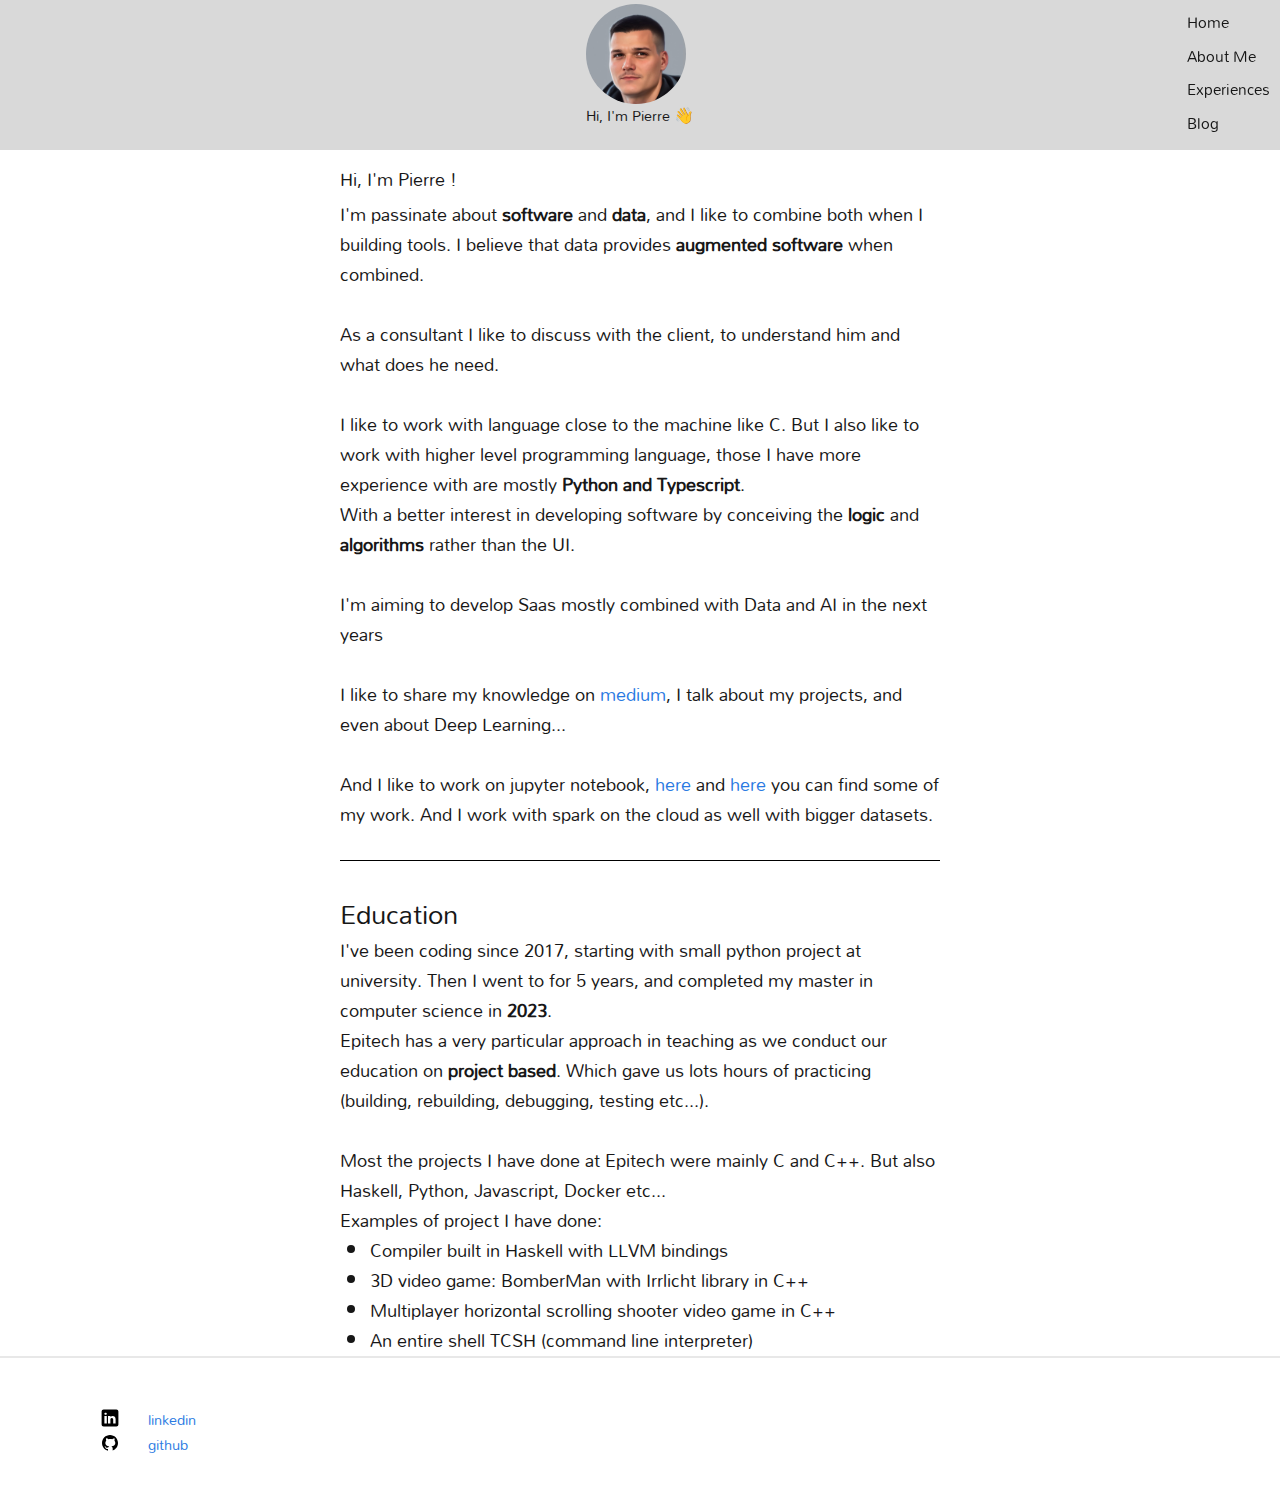
<file: me.html>
<!DOCTYPE html><html lang="en"><head><meta charSet="utf-8"/><meta name="viewport" content="width=device-width, initial-scale=1"/><link rel="preload" href="/_next/static/media/207801eceb6cb61f-s.p.ttf" as="font" crossorigin="" type="font/ttf"/><link rel="stylesheet" href="/_next/static/css/10a931025690d9c2.css" data-precedence="next"/><link rel="preload" as="script" fetchPriority="low" href="/_next/static/chunks/webpack-537012de5099a4b2.js"/><script src="/_next/static/chunks/4bd1b696-692f10ba759dfb60.js" async=""></script><script src="/_next/static/chunks/517-4776bf6243f1826e.js" async=""></script><script src="/_next/static/chunks/main-app-c522b01d760481ef.js" async=""></script><script src="/_next/static/chunks/970-e7f18215877cb378.js" async=""></script><script src="/_next/static/chunks/173-533edafdae64ff78.js" async=""></script><script src="/_next/static/chunks/app/layout-e3f69ff97851b8cd.js" async=""></script><meta name="next-size-adjust" content=""/><title>pmgzo.github.io</title><meta name="description" content="PM&#x27;s portfolio"/><link rel="icon" href="/favicon.ico" type="image/x-icon" sizes="16x16"/><script src="/_next/static/chunks/polyfills-42372ed130431b0a.js" noModule=""></script></head><body class="__variable_131367 antialiased w-full"><div class="w-full bg-[#D9D9D9] h-[150px]"><div class="fixed w-full"><div class="flex flex-row-reverse"><ul class="text-[17px] grid grid-cols-1 gap-2 px-[10px] pt-[10px]"><li class="nav-button"><a href="/">Home</a></li><li class="nav-button"><a href="/me">About Me</a></li><li class="nav-button"><a href="/experiences">Experiences</a></li><li class="nav-button"><a href="/blog">Blog</a></li></ul></div></div><div class="flex justify-center"><div class="pb-[4px] pt-[4px]"><div class="w-[100px] h-[100px]"><img alt="Profile picture" loading="lazy" width="512" height="512" decoding="async" data-nimg="1" class="rounded-full" style="color:transparent" src="/_next/static/media/profile-pic.d98fd50a.jpg"/></div>Hi, I&#x27;m Pierre 👋</div></div></div><div class="top-[170px] w-full"><div class="flex justify-center w-full text-[20px]"><div class="flex flex-col w-[600px]"><p class="mt-[10px] leading-10">Hi, I&#x27;m Pierre !</p><p>I&#x27;m passinate about <b>software</b> and <b>data</b>, and I like to combine both when I building tools. I believe that data provides<!-- --> <b>augmented software</b> when combined.</p><br/><p>As a consultant I like to discuss with the client, to understand him and what does he need.</p><br/><p>I like to work with language close to the machine like C. But I also like to work with higher level programming language, those I have more experience with are mostly <b>Python and Typescript</b>.</p><p>With a better interest in developing software by conceiving the<!-- --> <b>logic</b> and <b>algorithms</b> rather than the UI.</p><br/><p>I&#x27;m aiming to develop Saas mostly combined with Data and AI in the next years</p><br/><p>I like to share my knowledge on<!-- --> <a class="ref-links" href="https://medium.com/@pmgzo">medium</a>, I talk about my projects, and even about Deep Learning...</p><br/><p>And I like to work on jupyter notebook,<!-- --> <a class="ref-links" href="https://github.com/pmgzo/my_notebooks">here</a> <!-- -->and<!-- --> <a class="ref-links" href="https://kaggle.com/akadoc23">here</a> <!-- -->you can find some of my work. And I work with spark on the cloud as well with bigger datasets.</p><br/><div class="bg-black h-[1px] w-full"></div><br/><h3>Education</h3><p>I&#x27;ve been coding since 2017, starting with small python project at university. Then I went to<!-- --> <a href="https://international.epitech.eu/"></a> for 5 years, and completed my master in computer science in <b>2023</b>.<br/>Epitech has a very particular approach in teaching as we conduct our education on <b>project based</b>. Which gave us lots hours of practicing (building, rebuilding, debugging, testing etc...).</p><br/><p>Most the projects I have done at Epitech were mainly C and C++. But also Haskell, Python, Javascript, Docker etc...</p>Examples of project I have done:<ul class="list-disc ml-[30px]"><li>Compiler built in Haskell with LLVM bindings</li><li>3D video game: BomberMan with Irrlicht library in C++</li><li>Multiplayer horizontal scrolling shooter video game in C++</li><li>An entire shell TCSH (command line interpreter)</li></ul></div></div></div><footer class="h-[150px] w-full flex pt-[50px] pb-[100px] border-t-2 border-[#e8e8e8]"><ul class="ml-[100px] grid grid-cols-1 gap-[1px] ref-links "><li class="grid grid-cols-2 content-start "><img alt="https://icons8.com/icon/8808/linkedin" loading="lazy" width="20" height="20" decoding="async" data-nimg="1" style="color:transparent" src="/_next/static/media/linkedin.a494b7f3.svg"/><a class="" href="https://www.linkedin.com/in/pierre-mickaël-gonzalo/">linkedin</a></li><li class="grid grid-cols-2 content-start"><img alt="https://icons8.com/icon/62856/github" loading="lazy" width="20" height="20" decoding="async" data-nimg="1" style="color:transparent" src="/_next/static/media/github.d9c83ebf.svg"/><a class="" href="https://github.com/pmgzo">github</a></li></ul></footer><script src="/_next/static/chunks/webpack-537012de5099a4b2.js" async=""></script><script>(self.__next_f=self.__next_f||[]).push([0])</script><script>self.__next_f.push([1,"1:\"$Sreact.fragment\"\n2:I[8173,[\"970\",\"static/chunks/970-e7f18215877cb378.js\",\"173\",\"static/chunks/173-533edafdae64ff78.js\",\"177\",\"static/chunks/app/layout-e3f69ff97851b8cd.js\"],\"\"]\n3:I[7970,[\"970\",\"static/chunks/970-e7f18215877cb378.js\",\"173\",\"static/chunks/173-533edafdae64ff78.js\",\"177\",\"static/chunks/app/layout-e3f69ff97851b8cd.js\"],\"Image\"]\n4:I[5244,[],\"\"]\n5:I[3866,[],\"\"]\n6:I[6213,[],\"OutletBoundary\"]\n8:I[6213,[],\"MetadataBoundary\"]\na:I[6213,[],\"ViewportBoundary\"]\nc:I[4835,[],\"\"]\n:HL[\"/_next/static/media/207801eceb6cb61f-s.p.ttf\",\"font\",{\"crossOrigin\":\"\",\"type\":\"font/ttf\"}]\n:HL[\"/_next/static/css/10a931025690d9c2.css\",\"style\"]\n"])</script><script>self.__next_f.push([1,"0:{\"P\":null,\"b\":\"7xtnw-YBXDQo49V7U2aQ_\",\"p\":\"\",\"c\":[\"\",\"me\"],\"i\":false,\"f\":[[[\"\",{\"children\":[\"me\",{\"children\":[\"__PAGE__\",{}]}]},\"$undefined\",\"$undefined\",true],[\"\",[\"$\",\"$1\",\"c\",{\"children\":[[[\"$\",\"link\",\"0\",{\"rel\":\"stylesheet\",\"href\":\"/_next/static/css/10a931025690d9c2.css\",\"precedence\":\"next\",\"crossOrigin\":\"$undefined\",\"nonce\":\"$undefined\"}]],[\"$\",\"html\",null,{\"lang\":\"en\",\"children\":[\"$\",\"body\",null,{\"className\":\"__variable_131367 antialiased w-full\",\"children\":[[\"$\",\"div\",null,{\"className\":\"w-full bg-[#D9D9D9] h-[150px]\",\"children\":[[\"$\",\"div\",null,{\"className\":\"fixed w-full\",\"children\":[\"$\",\"div\",null,{\"className\":\"flex flex-row-reverse\",\"children\":[\"$\",\"ul\",null,{\"className\":\"text-[17px] grid grid-cols-1 gap-2 px-[10px] pt-[10px]\",\"children\":[[\"$\",\"li\",null,{\"className\":\"nav-button\",\"children\":[\"$\",\"$L2\",null,{\"href\":\"/\",\"children\":\"Home\"}]}],[\"$\",\"li\",null,{\"className\":\"nav-button\",\"children\":[\"$\",\"$L2\",null,{\"href\":\"/me\",\"children\":\"About Me\"}]}],[\"$\",\"li\",null,{\"className\":\"nav-button\",\"children\":[\"$\",\"$L2\",null,{\"href\":\"/experiences\",\"children\":\"Experiences\"}]}],[\"$\",\"li\",null,{\"className\":\"nav-button\",\"children\":[\"$\",\"$L2\",null,{\"href\":\"/blog\",\"children\":\"Blog\"}]}]]}]}]}],[\"$\",\"div\",null,{\"className\":\"flex justify-center\",\"children\":[\"$\",\"div\",null,{\"className\":\"pb-[4px] pt-[4px]\",\"children\":[[\"$\",\"div\",null,{\"className\":\"w-[100px] h-[100px]\",\"children\":[\"$\",\"$L3\",null,{\"className\":\"rounded-full\",\"src\":{\"src\":\"/_next/static/media/profile-pic.d98fd50a.jpg\",\"height\":512,\"width\":512,\"blurDataURL\":\"[data-uri]\",\"blurWidth\":8,\"blurHeight\":8},\"alt\":\"Profile picture\"}]}],\"Hi, I'm Pierre 👋\"]}]}]]}],[\"$\",\"$L4\",null,{\"parallelRouterKey\":\"children\",\"segmentPath\":[\"children\"],\"error\":\"$undefined\",\"errorStyles\":\"$undefined\",\"errorScripts\":\"$undefined\",\"template\":[\"$\",\"$L5\",null,{}],\"templateStyles\":\"$undefined\",\"templateScripts\":\"$undefined\",\"notFound\":[[],[[\"$\",\"title\",null,{\"children\":\"404: This page could not be found.\"}],[\"$\",\"div\",null,{\"style\":{\"fontFamily\":\"system-ui,\\\"Segoe UI\\\",Roboto,Helvetica,Arial,sans-serif,\\\"Apple Color Emoji\\\",\\\"Segoe UI Emoji\\\"\",\"height\":\"100vh\",\"textAlign\":\"center\",\"display\":\"flex\",\"flexDirection\":\"column\",\"alignItems\":\"center\",\"justifyContent\":\"center\"},\"children\":[\"$\",\"div\",null,{\"children\":[[\"$\",\"style\",null,{\"dangerouslySetInnerHTML\":{\"__html\":\"body{color:#000;background:#fff;margin:0}.next-error-h1{border-right:1px solid rgba(0,0,0,.3)}@media (prefers-color-scheme:dark){body{color:#fff;background:#000}.next-error-h1{border-right:1px solid rgba(255,255,255,.3)}}\"}}],[\"$\",\"h1\",null,{\"className\":\"next-error-h1\",\"style\":{\"display\":\"inline-block\",\"margin\":\"0 20px 0 0\",\"padding\":\"0 23px 0 0\",\"fontSize\":24,\"fontWeight\":500,\"verticalAlign\":\"top\",\"lineHeight\":\"49px\"},\"children\":404}],[\"$\",\"div\",null,{\"style\":{\"display\":\"inline-block\"},\"children\":[\"$\",\"h2\",null,{\"style\":{\"fontSize\":14,\"fontWeight\":400,\"lineHeight\":\"49px\",\"margin\":0},\"children\":\"This page could not be found.\"}]}]]}]}]]],\"forbidden\":\"$undefined\",\"unauthorized\":\"$undefined\"}],[\"$\",\"footer\",null,{\"className\":\"h-[150px] w-full flex pt-[50px] pb-[100px] border-t-2 border-[#e8e8e8]\",\"children\":[\"$\",\"ul\",null,{\"className\":\"ml-[100px] grid grid-cols-1 gap-[1px] ref-links \",\"children\":[[\"$\",\"li\",null,{\"className\":\"grid grid-cols-2 content-start \",\"children\":[[\"$\",\"$L3\",null,{\"src\":{\"src\":\"/_next/static/media/linkedin.a494b7f3.svg\",\"height\":50,\"width\":50,\"blurWidth\":0,\"blurHeight\":0},\"height\":20,\"alt\":\"https://icons8.com/icon/8808/linkedin\"}],[\"$\",\"a\",null,{\"className\":\"\",\"href\":\"https://www.linkedin.com/in/pierre-mickaël-gonzalo/\",\"children\":\"linkedin\"}]]}],[\"$\",\"li\",null,{\"className\":\"grid grid-cols-2 content-start\",\"children\":[[\"$\",\"$L3\",null,{\"src\":{\"src\":\"/_next/static/media/github.d9c83ebf.svg\",\"height\":30,\"width\":30,\"blurWidth\":0,\"blurHeight\":0},\"height\":20,\"alt\":\"https://icons8.com/icon/62856/github\"}],[\"$\",\"a\",null,{\"className\":\"\",\"href\":\"https://github.com/pmgzo\",\"children\":\"github\"}]]}]]}]}]]}]}]]}],{\"children\":[\"me\",[\"$\",\"$1\",\"c\",{\"children\":[null,[\"$\",\"$L4\",null,{\"parallelRouterKey\":\"children\",\"segmentPath\":[\"children\",\"me\",\"children\"],\"error\":\"$undefined\",\"errorStyles\":\"$undefined\",\"errorScripts\":\"$undefined\",\"template\":[\"$\",\"$L5\",null,{}],\"templateStyles\":\"$undefined\",\"templateScripts\":\"$undefined\",\"notFound\":\"$undefined\",\"forbidden\":\"$undefined\",\"unauthorized\":\"$undefined\"}]]}],{\"children\":[\"__PAGE__\",[\"$\",\"$1\",\"c\",{\"children\":[[\"$\",\"div\",null,{\"className\":\"top-[170px] w-full\",\"children\":[\"$\",\"div\",null,{\"className\":\"flex justify-center w-full text-[20px]\",\"children\":[\"$\",\"div\",null,{\"className\":\"flex flex-col w-[600px]\",\"children\":[[\"$\",\"p\",null,{\"className\":\"mt-[10px] leading-10\",\"children\":\"Hi, I'm Pierre !\"}],[\"$\",\"p\",null,{\"children\":[\"I'm passinate about \",[\"$\",\"b\",null,{\"children\":\"software\"}],\" and \",[\"$\",\"b\",null,{\"children\":\"data\"}],\", and I like to combine both when I building tools. I believe that data provides\",\" \",[\"$\",\"b\",null,{\"children\":\"augmented software\"}],\" when combined.\"]}],[\"$\",\"br\",null,{}],[\"$\",\"p\",null,{\"children\":\"As a consultant I like to discuss with the client, to understand him and what does he need.\"}],[\"$\",\"br\",null,{}],[\"$\",\"p\",null,{\"children\":[\"I like to work with language close to the machine like C. But I also like to work with higher level programming language, those I have more experience with are mostly \",[\"$\",\"b\",null,{\"children\":\"Python and Typescript\"}],\".\"]}],[\"$\",\"p\",null,{\"children\":[\"With a better interest in developing software by conceiving the\",\" \",[\"$\",\"b\",null,{\"children\":\"logic\"}],\" and \",[\"$\",\"b\",null,{\"children\":\"algorithms\"}],\" rather than the UI.\"]}],[\"$\",\"br\",null,{}],[\"$\",\"p\",null,{\"children\":\"I'm aiming to develop Saas mostly combined with Data and AI in the next years\"}],[\"$\",\"br\",null,{}],[\"$\",\"p\",null,{\"children\":[\"I like to share my knowledge on\",\" \",[\"$\",\"a\",null,{\"className\":\"ref-links\",\"href\":\"https://medium.com/@pmgzo\",\"children\":\"medium\"}],\", I talk about my projects, and even about Deep Learning...\"]}],[\"$\",\"br\",null,{}],[\"$\",\"p\",null,{\"children\":[\"And I like to work on jupyter notebook,\",\" \",[\"$\",\"a\",null,{\"className\":\"ref-links\",\"href\":\"https://github.com/pmgzo/my_notebooks\",\"children\":\"here\"}],\" \",\"and\",\" \",[\"$\",\"a\",null,{\"className\":\"ref-links\",\"href\":\"https://kaggle.com/akadoc23\",\"children\":\"here\"}],\" \",\"you can find some of my work. And I work with spark on the cloud as well with bigger datasets.\"]}],[\"$\",\"br\",null,{}],[\"$\",\"div\",null,{\"className\":\"bg-black h-[1px] w-full\"}],[\"$\",\"br\",null,{}],[\"$\",\"h3\",null,{\"children\":\"Education\"}],[\"$\",\"p\",null,{\"children\":[\"I've been coding since 2017, starting with small python project at university. Then I went to\",\" \",[\"$\",\"a\",null,{\"href\":\"https://international.epitech.eu/\"}],\" for 5 years, and completed my master in computer science in \",[\"$\",\"b\",null,{\"children\":\"2023\"}],\".\",[\"$\",\"br\",null,{}],\"Epitech has a very particular approach in teaching as we conduct our education on \",[\"$\",\"b\",null,{\"children\":\"project based\"}],\". Which gave us lots hours of practicing (building, rebuilding, debugging, testing etc...).\"]}],[\"$\",\"br\",null,{}],[\"$\",\"p\",null,{\"children\":\"Most the projects I have done at Epitech were mainly C and C++. But also Haskell, Python, Javascript, Docker etc...\"}],\"Examples of project I have done:\",[\"$\",\"ul\",null,{\"className\":\"list-disc ml-[30px]\",\"children\":[[\"$\",\"li\",null,{\"children\":\"Compiler built in Haskell with LLVM bindings\"}],[\"$\",\"li\",null,{\"children\":\"3D video game: BomberMan with Irrlicht library in C++\"}],[\"$\",\"li\",null,{\"children\":\"Multiplayer horizontal scrolling shooter video game in C++\"}],[\"$\",\"li\",null,{\"children\":\"An entire shell TCSH (command line interpreter)\"}]]}]]}]}]}],null,[\"$\",\"$L6\",null,{\"children\":\"$L7\"}]]}],{},null,false]},null,false]},null,false],[\"$\",\"$1\",\"h\",{\"children\":[null,[\"$\",\"$1\",\"Iy_Oi3oVcFekuObySYOWu\",{\"children\":[[\"$\",\"$L8\",null,{\"children\":\"$L9\"}],[\"$\",\"$La\",null,{\"children\":\"$Lb\"}],[\"$\",\"meta\",null,{\"name\":\"next-size-adjust\",\"content\":\"\"}]]}]]}],false]],\"m\":\"$undefined\",\"G\":[\"$c\",\"$undefined\"],\"s\":false,\"S\":true}\n"])</script><script>self.__next_f.push([1,"b:[[\"$\",\"meta\",\"0\",{\"name\":\"viewport\",\"content\":\"width=device-width, initial-scale=1\"}]]\n9:[[\"$\",\"meta\",\"0\",{\"charSet\":\"utf-8\"}],[\"$\",\"title\",\"1\",{\"children\":\"pmgzo.github.io\"}],[\"$\",\"meta\",\"2\",{\"name\":\"description\",\"content\":\"PM's portfolio\"}],[\"$\",\"link\",\"3\",{\"rel\":\"icon\",\"href\":\"/favicon.ico\",\"type\":\"image/x-icon\",\"sizes\":\"16x16\"}]]\n"])</script><script>self.__next_f.push([1,"7:null\n"])</script></body></html>
</file>
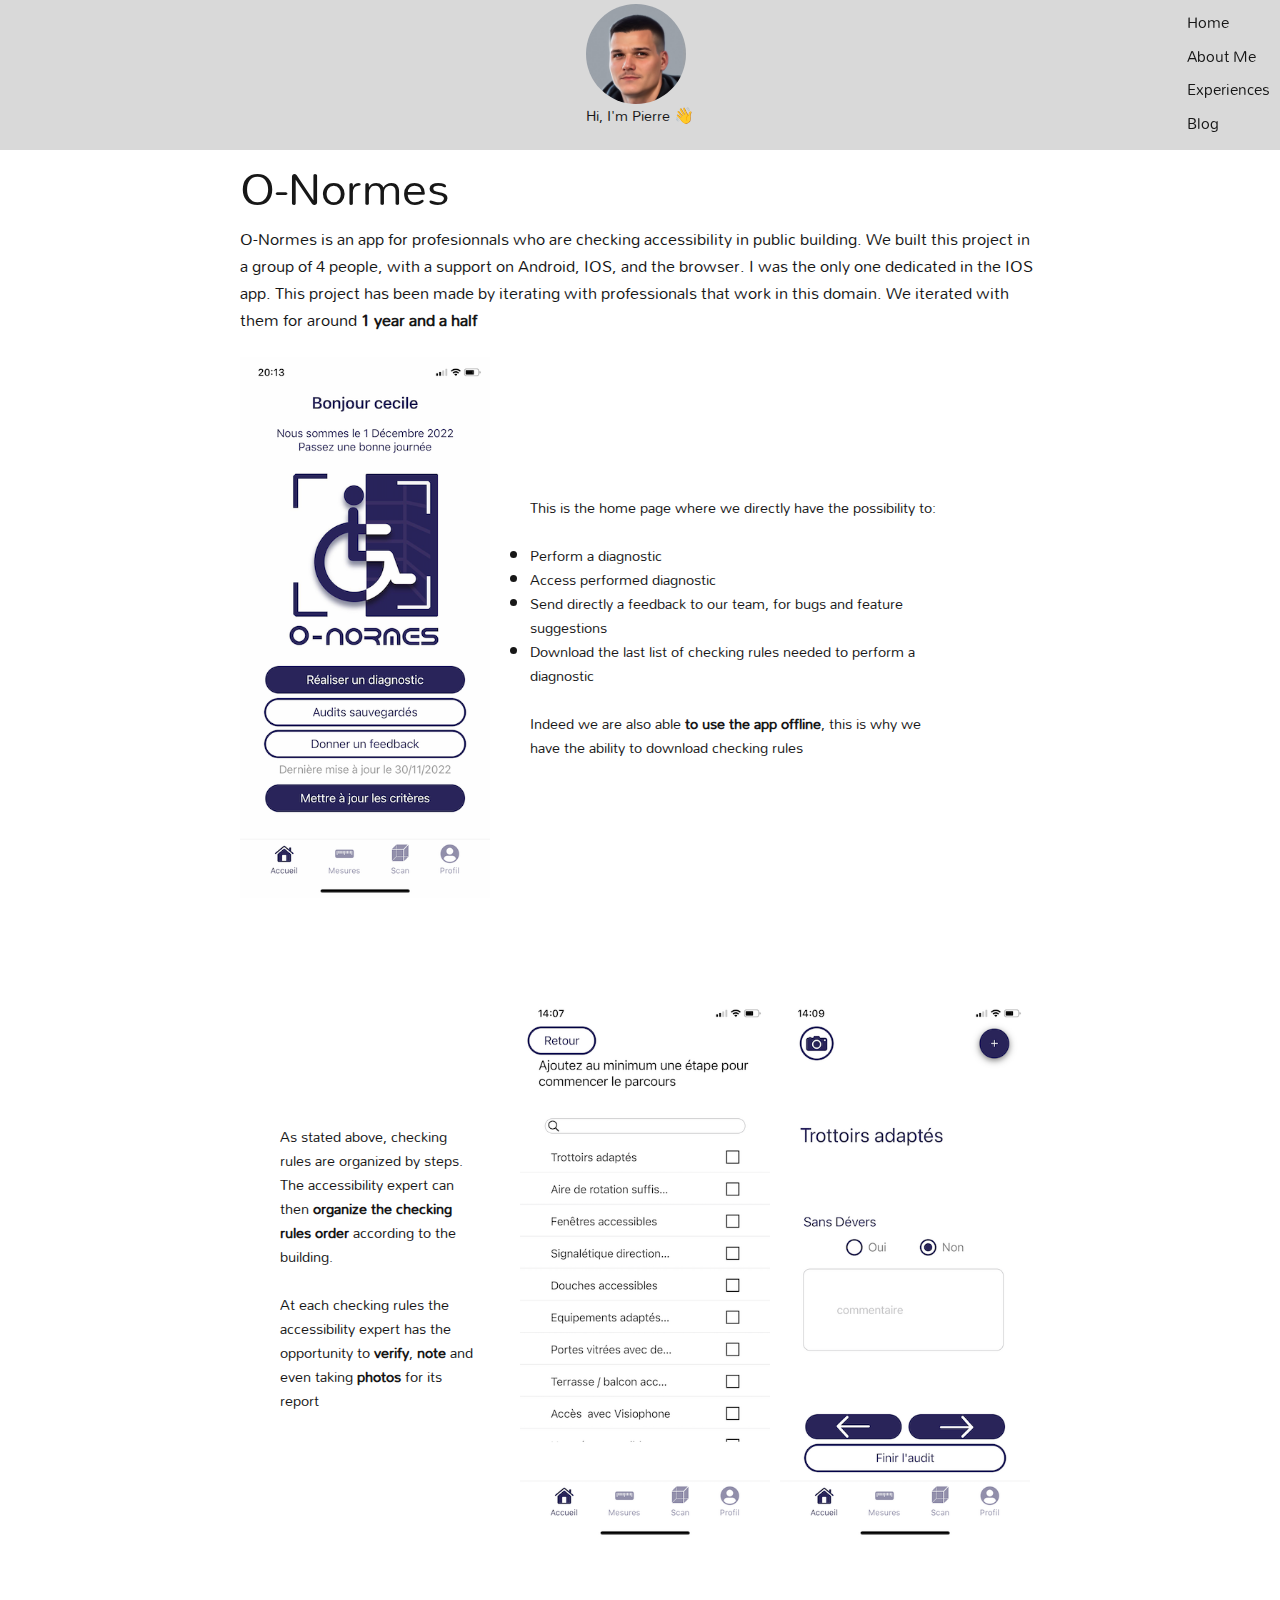
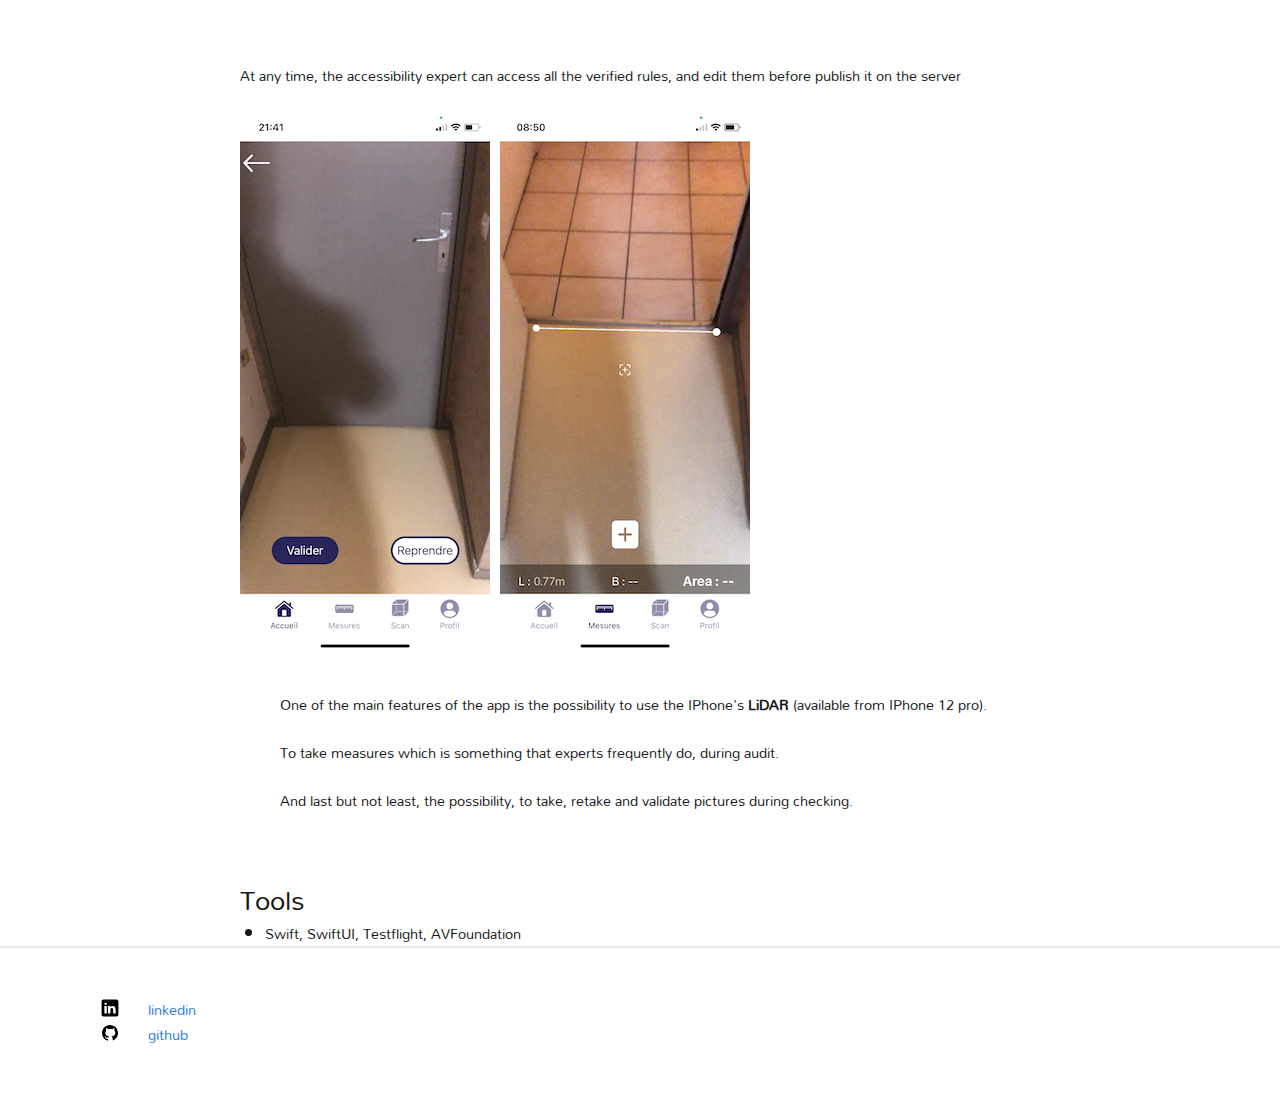
<file: onormes.html>
<!DOCTYPE html><html lang="en"><head><meta charSet="utf-8"/><meta name="viewport" content="width=device-width, initial-scale=1"/><link rel="preload" href="/_next/static/media/207801eceb6cb61f-s.p.ttf" as="font" crossorigin="" type="font/ttf"/><link rel="stylesheet" href="/_next/static/css/10a931025690d9c2.css" data-precedence="next"/><link rel="preload" as="script" fetchPriority="low" href="/_next/static/chunks/webpack-537012de5099a4b2.js"/><script src="/_next/static/chunks/4bd1b696-692f10ba759dfb60.js" async=""></script><script src="/_next/static/chunks/517-4776bf6243f1826e.js" async=""></script><script src="/_next/static/chunks/main-app-c522b01d760481ef.js" async=""></script><script src="/_next/static/chunks/970-e7f18215877cb378.js" async=""></script><script src="/_next/static/chunks/173-533edafdae64ff78.js" async=""></script><script src="/_next/static/chunks/app/layout-e3f69ff97851b8cd.js" async=""></script><script src="/_next/static/chunks/app/onormes/page-6e008346cc0afa3b.js" async=""></script><meta name="next-size-adjust" content=""/><title>pmgzo.github.io</title><meta name="description" content="PM&#x27;s portfolio"/><link rel="icon" href="/favicon.ico" type="image/x-icon" sizes="16x16"/><script src="/_next/static/chunks/polyfills-42372ed130431b0a.js" noModule=""></script></head><body class="__variable_131367 antialiased w-full"><div class="w-full bg-[#D9D9D9] h-[150px]"><div class="fixed w-full"><div class="flex flex-row-reverse"><ul class="text-[17px] grid grid-cols-1 gap-2 px-[10px] pt-[10px]"><li class="nav-button"><a href="/">Home</a></li><li class="nav-button"><a href="/me">About Me</a></li><li class="nav-button"><a href="/experiences">Experiences</a></li><li class="nav-button"><a href="/blog">Blog</a></li></ul></div></div><div class="flex justify-center"><div class="pb-[4px] pt-[4px]"><div class="w-[100px] h-[100px]"><img alt="Profile picture" loading="lazy" width="512" height="512" decoding="async" data-nimg="1" class="rounded-full" style="color:transparent" src="/_next/static/media/profile-pic.d98fd50a.jpg"/></div>Hi, I&#x27;m Pierre 👋</div></div></div><div class="w-full flex justify-center"><div class="flex flex-col w-[800px]"><h2>O-Normes</h2><h4>O-Normes is an app for profesionnals who are checking accessibility in public building. We built this project in a group of 4 people, with a support on Android, IOS, and the browser. I was the only one dedicated in the IOS app. This project has been made by iterating with professionals that work in this domain. We iterated with them for around <b>1 year and a half</b></h4><br/><div class="grid grid-cols-1 gap-[100px] w-full"><div class="flex flex-wrap"><img alt="Home Page of ONormes App" loading="lazy" width="250" height="541" decoding="async" data-nimg="1" style="color:transparent" src="/_next/static/media/home_page.3bf57041.png"/><div class="flex flex-col justify-center p-10 w-[500px]"><p>This is the home page where we directly have the possibility to:<!-- --> </p><br/><ul class="list-disc"><li>Perform a diagnostic</li><li>Access performed diagnostic</li><li>Send directly a feedback to our team, for bugs and feature suggestions</li><li>Download the last list of checking rules needed to perform a diagnostic</li></ul><br/><p>Indeed we are also able <b>to use the app offline</b>, this is why we have the ability to download checking rules</p></div></div><div class="flex flex-wrap"><div class="flex flex-col justify-center p-10 w-[280px]"><p>As stated above, checking rules are organized by steps. The accessibility expert can then<!-- --> <b>organize the checking rules order</b> according to the building.<!-- --> </p><br/><p>At each checking rules the accessibility expert has the opportunity to <b>verify</b>, <b>note</b> and even taking<!-- --> <b>photos</b> for its report<!-- --> </p></div><img alt="Stage Selection of ONormes App" loading="lazy" width="250" height="541" decoding="async" data-nimg="1" style="color:transparent" src="/_next/static/media/stage_selection.3317783a.png"/><img alt="Checking Rule of ONormes App" loading="lazy" width="250" height="541" decoding="async" data-nimg="1" class="ml-[10px]" style="color:transparent" src="/_next/static/media/checking_rule.f5139d29.png"/></div><br/></div><p>At any time, the accessibility expert can access all the verified rules, and edit them before publish it on the server<!-- --> </p><br/><div class="flex flex-wrap"><img alt="Stage Selection of ONormes App" loading="lazy" width="250" height="541" decoding="async" data-nimg="1" style="color:transparent" src="/_next/static/media/photo.a9db4c5a.png"/><img alt="Checking Rule of ONormes App" loading="lazy" width="250" height="541" decoding="async" data-nimg="1" class="ml-[10px]" style="color:transparent" src="/_next/static/media/mesures.7a3d1c67.png"/><div class="flex flex-col justify-center p-10"><p>One of the main features of the app is the possibility to use the IPhone&#x27;s <b>LiDAR</b> (available from IPhone 12 pro).</p><br/><p>To take measures which is something that experts frequently do, during audit.</p><br/>And last but not least, the possibility, to take, retake and validate pictures during checking.</div></div><br/><h3>Tools</h3><ul class="list-disc ml-[25px]"><li>Swift, SwiftUI, Testflight, AVFoundation</li></ul></div></div><footer class="h-[150px] w-full flex pt-[50px] pb-[100px] border-t-2 border-[#e8e8e8]"><ul class="ml-[100px] grid grid-cols-1 gap-[1px] ref-links "><li class="grid grid-cols-2 content-start "><img alt="https://icons8.com/icon/8808/linkedin" loading="lazy" width="20" height="20" decoding="async" data-nimg="1" style="color:transparent" src="/_next/static/media/linkedin.a494b7f3.svg"/><a class="" href="https://www.linkedin.com/in/pierre-mickaël-gonzalo/">linkedin</a></li><li class="grid grid-cols-2 content-start"><img alt="https://icons8.com/icon/62856/github" loading="lazy" width="20" height="20" decoding="async" data-nimg="1" style="color:transparent" src="/_next/static/media/github.d9c83ebf.svg"/><a class="" href="https://github.com/pmgzo">github</a></li></ul></footer><script src="/_next/static/chunks/webpack-537012de5099a4b2.js" async=""></script><script>(self.__next_f=self.__next_f||[]).push([0])</script><script>self.__next_f.push([1,"1:\"$Sreact.fragment\"\n2:I[8173,[\"970\",\"static/chunks/970-e7f18215877cb378.js\",\"173\",\"static/chunks/173-533edafdae64ff78.js\",\"177\",\"static/chunks/app/layout-e3f69ff97851b8cd.js\"],\"\"]\n3:I[7970,[\"970\",\"static/chunks/970-e7f18215877cb378.js\",\"42\",\"static/chunks/app/onormes/page-6e008346cc0afa3b.js\"],\"Image\"]\n4:I[5244,[],\"\"]\n5:I[3866,[],\"\"]\n6:I[6213,[],\"OutletBoundary\"]\n8:I[6213,[],\"MetadataBoundary\"]\na:I[6213,[],\"ViewportBoundary\"]\nc:I[4835,[],\"\"]\n:HL[\"/_next/static/media/207801eceb6cb61f-s.p.ttf\",\"font\",{\"crossOrigin\":\"\",\"type\":\"font/ttf\"}]\n:HL[\"/_next/static/css/10a931025690d9c2.css\",\"style\"]\n"])</script><script>self.__next_f.push([1,"0:{\"P\":null,\"b\":\"7xtnw-YBXDQo49V7U2aQ_\",\"p\":\"\",\"c\":[\"\",\"onormes\"],\"i\":false,\"f\":[[[\"\",{\"children\":[\"onormes\",{\"children\":[\"__PAGE__\",{}]}]},\"$undefined\",\"$undefined\",true],[\"\",[\"$\",\"$1\",\"c\",{\"children\":[[[\"$\",\"link\",\"0\",{\"rel\":\"stylesheet\",\"href\":\"/_next/static/css/10a931025690d9c2.css\",\"precedence\":\"next\",\"crossOrigin\":\"$undefined\",\"nonce\":\"$undefined\"}]],[\"$\",\"html\",null,{\"lang\":\"en\",\"children\":[\"$\",\"body\",null,{\"className\":\"__variable_131367 antialiased w-full\",\"children\":[[\"$\",\"div\",null,{\"className\":\"w-full bg-[#D9D9D9] h-[150px]\",\"children\":[[\"$\",\"div\",null,{\"className\":\"fixed w-full\",\"children\":[\"$\",\"div\",null,{\"className\":\"flex flex-row-reverse\",\"children\":[\"$\",\"ul\",null,{\"className\":\"text-[17px] grid grid-cols-1 gap-2 px-[10px] pt-[10px]\",\"children\":[[\"$\",\"li\",null,{\"className\":\"nav-button\",\"children\":[\"$\",\"$L2\",null,{\"href\":\"/\",\"children\":\"Home\"}]}],[\"$\",\"li\",null,{\"className\":\"nav-button\",\"children\":[\"$\",\"$L2\",null,{\"href\":\"/me\",\"children\":\"About Me\"}]}],[\"$\",\"li\",null,{\"className\":\"nav-button\",\"children\":[\"$\",\"$L2\",null,{\"href\":\"/experiences\",\"children\":\"Experiences\"}]}],[\"$\",\"li\",null,{\"className\":\"nav-button\",\"children\":[\"$\",\"$L2\",null,{\"href\":\"/blog\",\"children\":\"Blog\"}]}]]}]}]}],[\"$\",\"div\",null,{\"className\":\"flex justify-center\",\"children\":[\"$\",\"div\",null,{\"className\":\"pb-[4px] pt-[4px]\",\"children\":[[\"$\",\"div\",null,{\"className\":\"w-[100px] h-[100px]\",\"children\":[\"$\",\"$L3\",null,{\"className\":\"rounded-full\",\"src\":{\"src\":\"/_next/static/media/profile-pic.d98fd50a.jpg\",\"height\":512,\"width\":512,\"blurDataURL\":\"[data-uri]\",\"blurWidth\":8,\"blurHeight\":8},\"alt\":\"Profile picture\"}]}],\"Hi, I'm Pierre 👋\"]}]}]]}],[\"$\",\"$L4\",null,{\"parallelRouterKey\":\"children\",\"segmentPath\":[\"children\"],\"error\":\"$undefined\",\"errorStyles\":\"$undefined\",\"errorScripts\":\"$undefined\",\"template\":[\"$\",\"$L5\",null,{}],\"templateStyles\":\"$undefined\",\"templateScripts\":\"$undefined\",\"notFound\":[[],[[\"$\",\"title\",null,{\"children\":\"404: This page could not be found.\"}],[\"$\",\"div\",null,{\"style\":{\"fontFamily\":\"system-ui,\\\"Segoe UI\\\",Roboto,Helvetica,Arial,sans-serif,\\\"Apple Color Emoji\\\",\\\"Segoe UI Emoji\\\"\",\"height\":\"100vh\",\"textAlign\":\"center\",\"display\":\"flex\",\"flexDirection\":\"column\",\"alignItems\":\"center\",\"justifyContent\":\"center\"},\"children\":[\"$\",\"div\",null,{\"children\":[[\"$\",\"style\",null,{\"dangerouslySetInnerHTML\":{\"__html\":\"body{color:#000;background:#fff;margin:0}.next-error-h1{border-right:1px solid rgba(0,0,0,.3)}@media (prefers-color-scheme:dark){body{color:#fff;background:#000}.next-error-h1{border-right:1px solid rgba(255,255,255,.3)}}\"}}],[\"$\",\"h1\",null,{\"className\":\"next-error-h1\",\"style\":{\"display\":\"inline-block\",\"margin\":\"0 20px 0 0\",\"padding\":\"0 23px 0 0\",\"fontSize\":24,\"fontWeight\":500,\"verticalAlign\":\"top\",\"lineHeight\":\"49px\"},\"children\":404}],[\"$\",\"div\",null,{\"style\":{\"display\":\"inline-block\"},\"children\":[\"$\",\"h2\",null,{\"style\":{\"fontSize\":14,\"fontWeight\":400,\"lineHeight\":\"49px\",\"margin\":0},\"children\":\"This page could not be found.\"}]}]]}]}]]],\"forbidden\":\"$undefined\",\"unauthorized\":\"$undefined\"}],[\"$\",\"footer\",null,{\"className\":\"h-[150px] w-full flex pt-[50px] pb-[100px] border-t-2 border-[#e8e8e8]\",\"children\":[\"$\",\"ul\",null,{\"className\":\"ml-[100px] grid grid-cols-1 gap-[1px] ref-links \",\"children\":[[\"$\",\"li\",null,{\"className\":\"grid grid-cols-2 content-start \",\"children\":[[\"$\",\"$L3\",null,{\"src\":{\"src\":\"/_next/static/media/linkedin.a494b7f3.svg\",\"height\":50,\"width\":50,\"blurWidth\":0,\"blurHeight\":0},\"height\":20,\"alt\":\"https://icons8.com/icon/8808/linkedin\"}],[\"$\",\"a\",null,{\"className\":\"\",\"href\":\"https://www.linkedin.com/in/pierre-mickaël-gonzalo/\",\"children\":\"linkedin\"}]]}],[\"$\",\"li\",null,{\"className\":\"grid grid-cols-2 content-start\",\"children\":[[\"$\",\"$L3\",null,{\"src\":{\"src\":\"/_next/static/media/github.d9c83ebf.svg\",\"height\":30,\"width\":30,\"blurWidth\":0,\"blurHeight\":0},\"height\":20,\"alt\":\"https://icons8.com/icon/62856/github\"}],[\"$\",\"a\",null,{\"className\":\"\",\"href\":\"https://github.com/pmgzo\",\"children\":\"github\"}]]}]]}]}]]}]}]]}],{\"children\":[\"onormes\",[\"$\",\"$1\",\"c\",{\"children\":[null,[\"$\",\"$L4\",null,{\"parallelRouterKey\":\"children\",\"segmentPath\":[\"children\",\"onormes\",\"children\"],\"error\":\"$undefined\",\"errorStyles\":\"$undefined\",\"errorScripts\":\"$undefined\",\"template\":[\"$\",\"$L5\",null,{}],\"templateStyles\":\"$undefined\",\"templateScripts\":\"$undefined\",\"notFound\":\"$undefined\",\"forbidden\":\"$undefined\",\"unauthorized\":\"$undefined\"}]]}],{\"children\":[\"__PAGE__\",[\"$\",\"$1\",\"c\",{\"children\":[[\"$\",\"div\",null,{\"className\":\"w-full flex justify-center\",\"children\":[\"$\",\"div\",null,{\"className\":\"flex flex-col w-[800px]\",\"children\":[[\"$\",\"h2\",null,{\"children\":\"O-Normes\"}],[\"$\",\"h4\",null,{\"children\":[\"O-Normes is an app for profesionnals who are checking accessibility in public building. We built this project in a group of 4 people, with a support on Android, IOS, and the browser. I was the only one dedicated in the IOS app. This project has been made by iterating with professionals that work in this domain. We iterated with them for around \",[\"$\",\"b\",null,{\"children\":\"1 year and a half\"}]]}],[\"$\",\"br\",null,{}],[\"$\",\"div\",null,{\"className\":\"grid grid-cols-1 gap-[100px] w-full\",\"children\":[[\"$\",\"div\",null,{\"className\":\"flex flex-wrap\",\"children\":[[\"$\",\"$L3\",null,{\"src\":{\"src\":\"/_next/static/media/home_page.3bf57041.png\",\"height\":758,\"width\":350,\"blurDataURL\":\"[data-uri]\",\"blurWidth\":4,\"blurHeight\":8},\"width\":250,\"alt\":\"Home Page of ONormes App\"}],[\"$\",\"div\",null,{\"className\":\"flex flex-col justify-center p-10 w-[500px]\",\"children\":[[\"$\",\"p\",null,{\"children\":[\"This is the home page where we directly have the possibility to:\",\" \"]}],[\"$\",\"br\",null,{}],[\"$\",\"ul\",null,{\"className\":\"list-disc\",\"children\":[[\"$\",\"li\",null,{\"children\":\"Perform a diagnostic\"}],[\"$\",\"li\",null,{\"children\":\"Access performed diagnostic\"}],[\"$\",\"li\",null,{\"children\":\"Send directly a feedback to our team, for bugs and feature suggestions\"}],[\"$\",\"li\",null,{\"children\":\"Download the last list of checking rules needed to perform a diagnostic\"}]]}],[\"$\",\"br\",null,{}],[\"$\",\"p\",null,{\"children\":[\"Indeed we are also able \",[\"$\",\"b\",null,{\"children\":\"to use the app offline\"}],\", this is why we have the ability to download checking rules\"]}]]}]]}],[\"$\",\"div\",null,{\"className\":\"flex flex-wrap\",\"children\":[[\"$\",\"div\",null,{\"className\":\"flex flex-col justify-center p-10 w-[280px]\",\"children\":[[\"$\",\"p\",null,{\"children\":[\"As stated above, checking rules are organized by steps. The accessibility expert can then\",\" \",[\"$\",\"b\",null,{\"children\":\"organize the checking rules order\"}],\" according to the building.\",\" \"]}],[\"$\",\"br\",null,{}],[\"$\",\"p\",null,{\"children\":[\"At each checking rules the accessibility expert has the opportunity to \",[\"$\",\"b\",null,{\"children\":\"verify\"}],\", \",[\"$\",\"b\",null,{\"children\":\"note\"}],\" and even taking\",\" \",[\"$\",\"b\",null,{\"children\":\"photos\"}],\" for its report\",\" \"]}]]}],[\"$\",\"$L3\",null,{\"src\":{\"src\":\"/_next/static/media/stage_selection.3317783a.png\",\"height\":758,\"width\":350,\"blurDataURL\":\"[data-uri]\",\"blurWidth\":4,\"blurHeight\":8},\"width\":250,\"alt\":\"Stage Selection of ONormes App\"}],[\"$\",\"$L3\",null,{\"className\":\"ml-[10px]\",\"src\":{\"src\":\"/_next/static/media/checking_rule.f5139d29.png\",\"height\":758,\"width\":350,\"blurDataURL\":\"[data-uri]\",\"blurWidth\":4,\"blurHeight\":8},\"width\":250,\"alt\":\"Checking Rule of ONormes App\"}]]}],[\"$\",\"br\",null,{}]]}],[\"$\",\"p\",null,{\"children\":[\"At any time, the accessibility expert can access all the verified rules, and edit them before publish it on the server\",\" \"]}],[\"$\",\"br\",null,{}],[\"$\",\"div\",null,{\"className\":\"flex flex-wrap\",\"children\":[[\"$\",\"$L3\",null,{\"src\":{\"src\":\"/_next/static/media/photo.a9db4c5a.png\",\"height\":541,\"width\":250,\"blurDataURL\":\"[data-uri]\",\"blurWidth\":4,\"blurHeight\":8},\"width\":250,\"alt\":\"Stage Selection of ONormes App\"}],[\"$\",\"$L3\",null,{\"className\":\"ml-[10px]\",\"src\":{\"src\":\"/_next/static/media/mesures.7a3d1c67.png\",\"height\":541,\"width\":250,\"blurDataURL\":\"[data-uri]\",\"blurWidth\":4,\"blurHeight\":8},\"width\":250,\"alt\":\"Checking Rule of ONormes App\"}],[\"$\",\"div\",null,{\"className\":\"flex flex-col justify-center p-10\",\"children\":[[\"$\",\"p\",null,{\"children\":[\"One of the main features of the app is the possibility to use the IPhone's \",[\"$\",\"b\",null,{\"children\":\"LiDAR\"}],\" (available from IPhone 12 pro).\"]}],[\"$\",\"br\",null,{}],[\"$\",\"p\",null,{\"children\":\"To take measures which is something that experts frequently do, during audit.\"}],[\"$\",\"br\",null,{}],\"And last but not least, the possibility, to take, retake and validate pictures during checking.\"]}]]}],[\"$\",\"br\",null,{}],[\"$\",\"h3\",null,{\"children\":\"Tools\"}],[\"$\",\"ul\",null,{\"className\":\"list-disc ml-[25px]\",\"children\":[\"$\",\"li\",null,{\"children\":\"Swift, SwiftUI, Testflight, AVFoundation\"}]}]]}]}],null,[\"$\",\"$L6\",null,{\"children\":\"$L7\"}]]}],{},null,false]},null,false]},null,false],[\"$\",\"$1\",\"h\",{\"children\":[null,[\"$\",\"$1\",\"jJ31zpg_RHt_o5pILd0uI\",{\"children\":[[\"$\",\"$L8\",null,{\"children\":\"$L9\"}],[\"$\",\"$La\",null,{\"children\":\"$Lb\"}],[\"$\",\"meta\",null,{\"name\":\"next-size-adjust\",\"content\":\"\"}]]}]]}],false]],\"m\":\"$undefined\",\"G\":[\"$c\",\"$undefined\"],\"s\":false,\"S\":true}\n"])</script><script>self.__next_f.push([1,"b:[[\"$\",\"meta\",\"0\",{\"name\":\"viewport\",\"content\":\"width=device-width, initial-scale=1\"}]]\n9:[[\"$\",\"meta\",\"0\",{\"charSet\":\"utf-8\"}],[\"$\",\"title\",\"1\",{\"children\":\"pmgzo.github.io\"}],[\"$\",\"meta\",\"2\",{\"name\":\"description\",\"content\":\"PM's portfolio\"}],[\"$\",\"link\",\"3\",{\"rel\":\"icon\",\"href\":\"/favicon.ico\",\"type\":\"image/x-icon\",\"sizes\":\"16x16\"}]]\n"])</script><script>self.__next_f.push([1,"7:null\n"])</script></body></html>
</file>
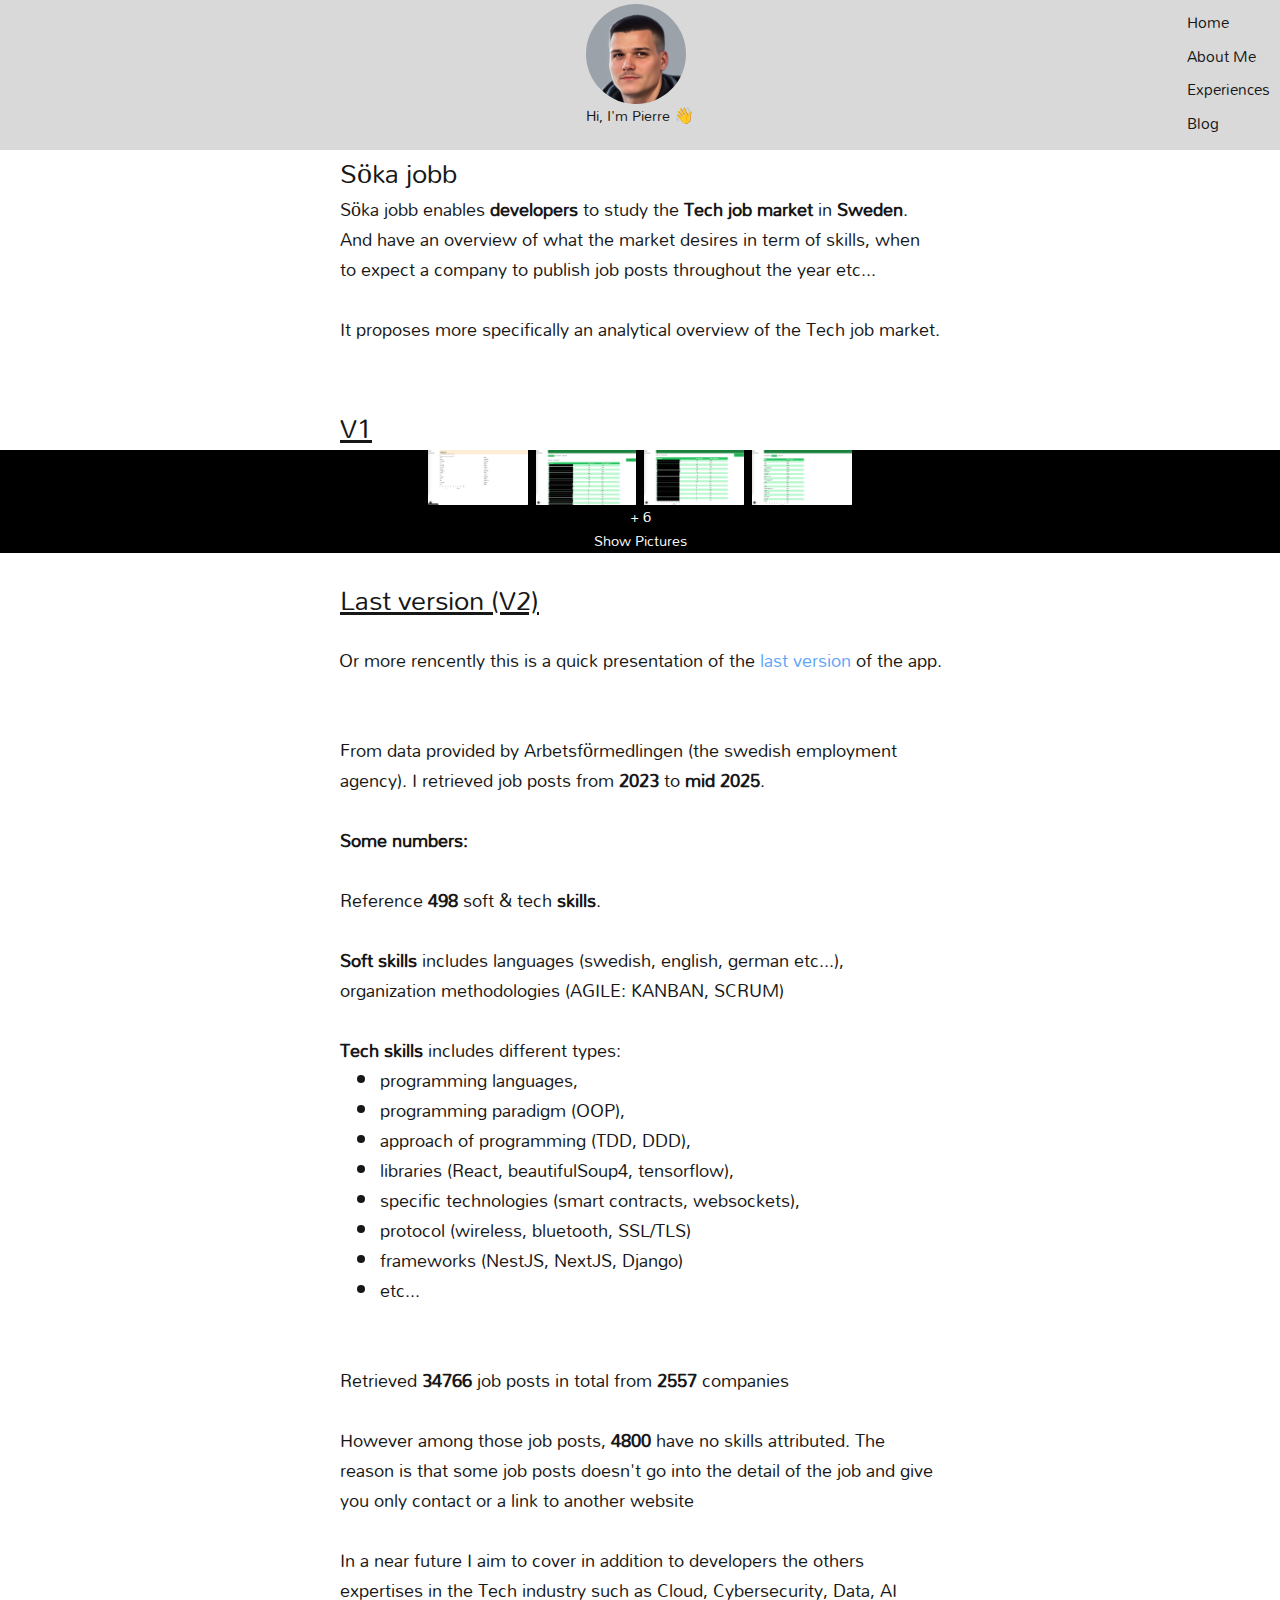
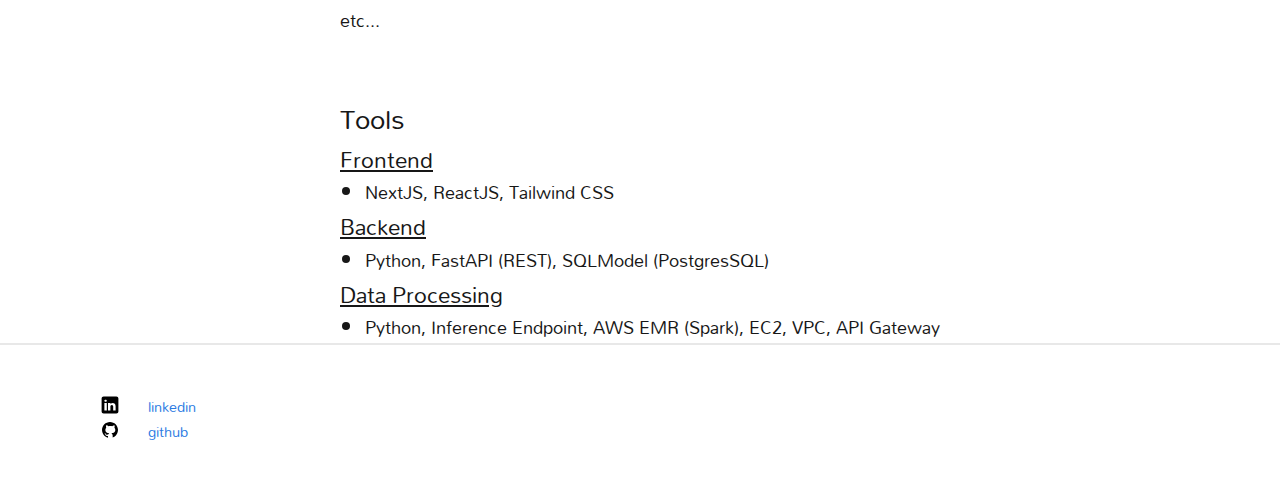
<file: soka-jobb.html>
<!DOCTYPE html><html lang="en"><head><meta charSet="utf-8"/><meta name="viewport" content="width=device-width, initial-scale=1"/><link rel="preload" href="/_next/static/media/207801eceb6cb61f-s.p.ttf" as="font" crossorigin="" type="font/ttf"/><link rel="stylesheet" href="/_next/static/css/5b83b8c590e7c689.css" data-precedence="next"/><link rel="preload" as="script" fetchPriority="low" href="/_next/static/chunks/webpack-537012de5099a4b2.js"/><script src="/_next/static/chunks/4bd1b696-692f10ba759dfb60.js" async=""></script><script src="/_next/static/chunks/517-4776bf6243f1826e.js" async=""></script><script src="/_next/static/chunks/main-app-c522b01d760481ef.js" async=""></script><script src="/_next/static/chunks/970-e7f18215877cb378.js" async=""></script><script src="/_next/static/chunks/465-1e0d5bf51cf17bcb.js" async=""></script><script src="/_next/static/chunks/app/layout-69c43808c24776b2.js" async=""></script><script src="/_next/static/chunks/app/soka-jobb/page-b10cb7b3585ba179.js" async=""></script><meta name="next-size-adjust" content=""/><title>pmgzo.github.io</title><meta name="description" content="PM&#x27;s portfolio"/><link rel="icon" href="/favicon.ico" type="image/x-icon" sizes="16x16"/><script src="/_next/static/chunks/polyfills-42372ed130431b0a.js" noModule=""></script></head><body class="__variable_131367 antialiased w-full"><div class="w-full"><div class="w-full bg-[#D9D9D9] h-[150px]"><div class="absolute right-4 top-[50px] md:invisible"><button><svg xmlns="http://www.w3.org/2000/svg" height="24px" viewBox="0 -960 960 960" width="24px" fill="#000000"><path d="M120-240v-80h720v80H120Zm0-200v-80h720v80H120Zm0-200v-80h720v80H120Z"></path></svg></button></div><div class="absolute w-full top-0 flex flex-row-reverse invisible md:visible"><ul class="text-[17px] grid grid-cols-1 gap-2 px-[10px] pt-[10px] bg-[#D9D9D9]"><li class="nav-button"><a href="/">Home</a></li><li class="nav-button"><a href="/me">About Me</a></li><li class="nav-button"><a href="/experiences">Experiences</a></li><li class="nav-button"><a href="/blog">Blog</a></li></ul></div><div class="flex justify-center"><div class="pb-[4px] pt-[4px]"><div class="w-[100px] h-[100px]"><img alt="Profile picture" loading="lazy" width="512" height="512" decoding="async" data-nimg="1" class="rounded-full" style="color:transparent" src="/_next/static/media/profile-pic.d98fd50a.jpg"/></div>Hi, I&#x27;m Pierre 👋</div></div></div></div><div class="flex flex-col"><div class="flex justify-center w-full text-[20px]"><div class="flex flex-col w-full md:w-[600px]"><h3>Söka jobb</h3><p>Söka jobb enables <b>developers</b> to study the<!-- --> <b>Tech job market</b> in <b>Sweden</b>. And have an overview of what the market desires in term of skills, when to expect a company to publish job posts throughout the year etc...<br/><br/>It proposes more specifically an analytical overview of the Tech job market.<br/><br/></p><br/></div></div><div class="flex justify-center w-full"><div class="w-full md:w-[600px]"><div class="flex flex-start text-[30px] underline">V1</div></div></div><div class="bg-black flex flex-col"><div class="flex justify-center"><div class="flex flex-wrap gap-2"><img alt="Söka jobb Picture 0" loading="lazy" width="100" height="55" decoding="async" data-nimg="1" style="color:transparent" src="/_next/static/media/SkillsList.d2835e64.png"/><img alt="Söka jobb Picture 1" loading="lazy" width="100" height="55" decoding="async" data-nimg="1" style="color:transparent" src="/_next/static/media/SkillCompaniesList.44086644.png"/><img alt="Söka jobb Picture 2" loading="lazy" width="100" height="55" decoding="async" data-nimg="1" style="color:transparent" src="/_next/static/media/BottomSkillCompaniesList.ea446e3d.png"/><img alt="Söka jobb Picture 3" loading="lazy" width="100" height="55" decoding="async" data-nimg="1" style="color:transparent" src="/_next/static/media/SkillPairingFrequency.8a72a1ac.png"/></div></div><div><div class="flex justify-center text-white">+ 6</div><div class="flex justify-center"><button class="text-white hover:underline">Show Pictures</button></div></div></div><br/><div class="flex justify-center w-full"><div class="w-full md:w-[600px] text-[30px] underline">Last version (V2)</div></div><div class="pt-6 flex justify-center text-[20px]"><p>Or more rencently this is a quick presentation of the<!-- --> <a class="hover:underline text-blue-400" href="https://youtu.be/4XXMXdKAucE">last version</a> <!-- -->of the app.</p></div><div class="flex justify-center"><div class="w-full md:w-[600px] text-[20px]"><br/><br/><p>From data provided by Arbetsförmedlingen (the swedish employment agency). I retrieved job posts from <b>2023</b> to <b>mid 2025</b>.</p><br/><b>Some numbers:</b><br/><br/>Reference <b>498</b> soft &amp; tech <b>skills</b>.<br/><br/><b>Soft skills</b> includes languages (swedish, english, german etc...), organization methodologies (AGILE: KANBAN, SCRUM)<br/><br/><b>Tech skills</b> includes different types:<ul class="pl-10 list-disc"><li>programming languages,</li><li>programming paradigm (OOP),</li><li>approach of programming (TDD, DDD),</li><li>libraries (React, beautifulSoup4, tensorflow),</li><li>specific technologies (smart contracts, websockets),</li><li>protocol (wireless, bluetooth, SSL/TLS)</li><li>frameworks (NestJS, NextJS, Django)</li><li>etc...</li></ul><br/><br/>Retrieved <b>34766</b> job posts in total from <b>2557</b> companies<!-- --> <br/><br/>However among those job posts, <b>4800</b> have no skills attributed. The reason is that some job posts doesn&#x27;t go into the detail of the job and give you only contact or a link to another website<br/><br/><p>In a near future I aim to cover in addition to developers the others expertises in the Tech industry such as Cloud, Cybersecurity, Data, AI etc...</p><br/><br/></div></div><div class="flex justify-center w-full text-[20px]"><div class="flex flex-col w-full md:w-[600px]"><h3> Tools </h3><div class="underline text-[25px]">Frontend</div><ul class="list-disc ml-[25px]"><li>NextJS, ReactJS, Tailwind CSS</li></ul><div class="underline text-[25px]">Backend</div><ul class="list-disc ml-[25px]"><li>Python, FastAPI (REST), SQLModel (PostgresSQL)</li></ul><div class="underline text-[25px]">Data Processing</div><ul class="list-disc ml-[25px]"><li>Python, Inference Endpoint, AWS EMR (Spark), EC2, VPC, API Gateway</li></ul></div></div></div><footer class="h-[150px] w-full flex pt-[50px] pb-[100px] border-t-2 border-[#e8e8e8]"><ul class="ml-[100px] grid grid-cols-1 gap-[1px] ref-links "><li class="grid grid-cols-2 content-start "><img alt="https://icons8.com/icon/8808/linkedin" loading="lazy" width="20" height="20" decoding="async" data-nimg="1" style="color:transparent" src="/_next/static/media/linkedin.a494b7f3.svg"/><a class="" href="https://www.linkedin.com/in/pierre-mickaël-gonzalo/">linkedin</a></li><li class="grid grid-cols-2 content-start"><img alt="https://icons8.com/icon/62856/github" loading="lazy" width="20" height="20" decoding="async" data-nimg="1" style="color:transparent" src="/_next/static/media/github.d9c83ebf.svg"/><a class="" href="https://github.com/pmgzo">github</a></li></ul></footer><script src="/_next/static/chunks/webpack-537012de5099a4b2.js" async=""></script><script>(self.__next_f=self.__next_f||[]).push([0])</script><script>self.__next_f.push([1,"1:\"$Sreact.fragment\"\n2:I[5641,[\"970\",\"static/chunks/970-e7f18215877cb378.js\",\"465\",\"static/chunks/465-1e0d5bf51cf17bcb.js\",\"177\",\"static/chunks/app/layout-69c43808c24776b2.js\"],\"Header\"]\n3:I[5244,[],\"\"]\n4:I[3866,[],\"\"]\n5:I[7970,[\"970\",\"static/chunks/970-e7f18215877cb378.js\",\"465\",\"static/chunks/465-1e0d5bf51cf17bcb.js\",\"177\",\"static/chunks/app/layout-69c43808c24776b2.js\"],\"Image\"]\n6:I[7033,[],\"ClientPageRoot\"]\n7:I[6960,[\"970\",\"static/chunks/970-e7f18215877cb378.js\",\"767\",\"static/chunks/app/soka-jobb/page-b10cb7b3585ba179.js\"],\"default\"]\na:I[6213,[],\"OutletBoundary\"]\nc:I[6213,[],\"MetadataBoundary\"]\ne:I[6213,[],\"ViewportBoundary\"]\n10:I[4835,[],\"\"]\n:HL[\"/_next/static/media/207801eceb6cb61f-s.p.ttf\",\"font\",{\"crossOrigin\":\"\",\"type\":\"font/ttf\"}]\n:HL[\"/_next/static/css/5b83b8c590e7c689.css\",\"style\"]\n"])</script><script>self.__next_f.push([1,"0:{\"P\":null,\"b\":\"GJ-yXSXYf7I5tsPXF-sv_\",\"p\":\"\",\"c\":[\"\",\"soka-jobb\"],\"i\":false,\"f\":[[[\"\",{\"children\":[\"soka-jobb\",{\"children\":[\"__PAGE__\",{}]}]},\"$undefined\",\"$undefined\",true],[\"\",[\"$\",\"$1\",\"c\",{\"children\":[[[\"$\",\"link\",\"0\",{\"rel\":\"stylesheet\",\"href\":\"/_next/static/css/5b83b8c590e7c689.css\",\"precedence\":\"next\",\"crossOrigin\":\"$undefined\",\"nonce\":\"$undefined\"}]],[\"$\",\"html\",null,{\"lang\":\"en\",\"children\":[\"$\",\"body\",null,{\"className\":\"__variable_131367 antialiased w-full\",\"children\":[[\"$\",\"$L2\",null,{}],[\"$\",\"$L3\",null,{\"parallelRouterKey\":\"children\",\"segmentPath\":[\"children\"],\"error\":\"$undefined\",\"errorStyles\":\"$undefined\",\"errorScripts\":\"$undefined\",\"template\":[\"$\",\"$L4\",null,{}],\"templateStyles\":\"$undefined\",\"templateScripts\":\"$undefined\",\"notFound\":[[],[[\"$\",\"title\",null,{\"children\":\"404: This page could not be found.\"}],[\"$\",\"div\",null,{\"style\":{\"fontFamily\":\"system-ui,\\\"Segoe UI\\\",Roboto,Helvetica,Arial,sans-serif,\\\"Apple Color Emoji\\\",\\\"Segoe UI Emoji\\\"\",\"height\":\"100vh\",\"textAlign\":\"center\",\"display\":\"flex\",\"flexDirection\":\"column\",\"alignItems\":\"center\",\"justifyContent\":\"center\"},\"children\":[\"$\",\"div\",null,{\"children\":[[\"$\",\"style\",null,{\"dangerouslySetInnerHTML\":{\"__html\":\"body{color:#000;background:#fff;margin:0}.next-error-h1{border-right:1px solid rgba(0,0,0,.3)}@media (prefers-color-scheme:dark){body{color:#fff;background:#000}.next-error-h1{border-right:1px solid rgba(255,255,255,.3)}}\"}}],[\"$\",\"h1\",null,{\"className\":\"next-error-h1\",\"style\":{\"display\":\"inline-block\",\"margin\":\"0 20px 0 0\",\"padding\":\"0 23px 0 0\",\"fontSize\":24,\"fontWeight\":500,\"verticalAlign\":\"top\",\"lineHeight\":\"49px\"},\"children\":404}],[\"$\",\"div\",null,{\"style\":{\"display\":\"inline-block\"},\"children\":[\"$\",\"h2\",null,{\"style\":{\"fontSize\":14,\"fontWeight\":400,\"lineHeight\":\"49px\",\"margin\":0},\"children\":\"This page could not be found.\"}]}]]}]}]]],\"forbidden\":\"$undefined\",\"unauthorized\":\"$undefined\"}],[\"$\",\"footer\",null,{\"className\":\"h-[150px] w-full flex pt-[50px] pb-[100px] border-t-2 border-[#e8e8e8]\",\"children\":[\"$\",\"ul\",null,{\"className\":\"ml-[100px] grid grid-cols-1 gap-[1px] ref-links \",\"children\":[[\"$\",\"li\",null,{\"className\":\"grid grid-cols-2 content-start \",\"children\":[[\"$\",\"$L5\",null,{\"src\":{\"src\":\"/_next/static/media/linkedin.a494b7f3.svg\",\"height\":50,\"width\":50,\"blurWidth\":0,\"blurHeight\":0},\"height\":20,\"alt\":\"https://icons8.com/icon/8808/linkedin\"}],[\"$\",\"a\",null,{\"className\":\"\",\"href\":\"https://www.linkedin.com/in/pierre-mickaël-gonzalo/\",\"children\":\"linkedin\"}]]}],[\"$\",\"li\",null,{\"className\":\"grid grid-cols-2 content-start\",\"children\":[[\"$\",\"$L5\",null,{\"src\":{\"src\":\"/_next/static/media/github.d9c83ebf.svg\",\"height\":30,\"width\":30,\"blurWidth\":0,\"blurHeight\":0},\"height\":20,\"alt\":\"https://icons8.com/icon/62856/github\"}],[\"$\",\"a\",null,{\"className\":\"\",\"href\":\"https://github.com/pmgzo\",\"children\":\"github\"}]]}]]}]}]]}]}]]}],{\"children\":[\"soka-jobb\",[\"$\",\"$1\",\"c\",{\"children\":[null,[\"$\",\"$L3\",null,{\"parallelRouterKey\":\"children\",\"segmentPath\":[\"children\",\"soka-jobb\",\"children\"],\"error\":\"$undefined\",\"errorStyles\":\"$undefined\",\"errorScripts\":\"$undefined\",\"template\":[\"$\",\"$L4\",null,{}],\"templateStyles\":\"$undefined\",\"templateScripts\":\"$undefined\",\"notFound\":\"$undefined\",\"forbidden\":\"$undefined\",\"unauthorized\":\"$undefined\"}]]}],{\"children\":[\"__PAGE__\",[\"$\",\"$1\",\"c\",{\"children\":[[\"$\",\"$L6\",null,{\"Component\":\"$7\",\"searchParams\":{},\"params\":{},\"promises\":[\"$@8\",\"$@9\"]}],null,[\"$\",\"$La\",null,{\"children\":\"$Lb\"}]]}],{},null,false]},null,false]},null,false],[\"$\",\"$1\",\"h\",{\"children\":[null,[\"$\",\"$1\",\"6R_987NfSz9SaUrUcAWOW\",{\"children\":[[\"$\",\"$Lc\",null,{\"children\":\"$Ld\"}],[\"$\",\"$Le\",null,{\"children\":\"$Lf\"}],[\"$\",\"meta\",null,{\"name\":\"next-size-adjust\",\"content\":\"\"}]]}]]}],false]],\"m\":\"$undefined\",\"G\":[\"$10\",\"$undefined\"],\"s\":false,\"S\":true}\n"])</script><script>self.__next_f.push([1,"8:{}\n9:{}\n"])</script><script>self.__next_f.push([1,"f:[[\"$\",\"meta\",\"0\",{\"name\":\"viewport\",\"content\":\"width=device-width, initial-scale=1\"}]]\nd:[[\"$\",\"meta\",\"0\",{\"charSet\":\"utf-8\"}],[\"$\",\"title\",\"1\",{\"children\":\"pmgzo.github.io\"}],[\"$\",\"meta\",\"2\",{\"name\":\"description\",\"content\":\"PM's portfolio\"}],[\"$\",\"link\",\"3\",{\"rel\":\"icon\",\"href\":\"/favicon.ico\",\"type\":\"image/x-icon\",\"sizes\":\"16x16\"}]]\n"])</script><script>self.__next_f.push([1,"b:null\n"])</script></body></html>
</file>
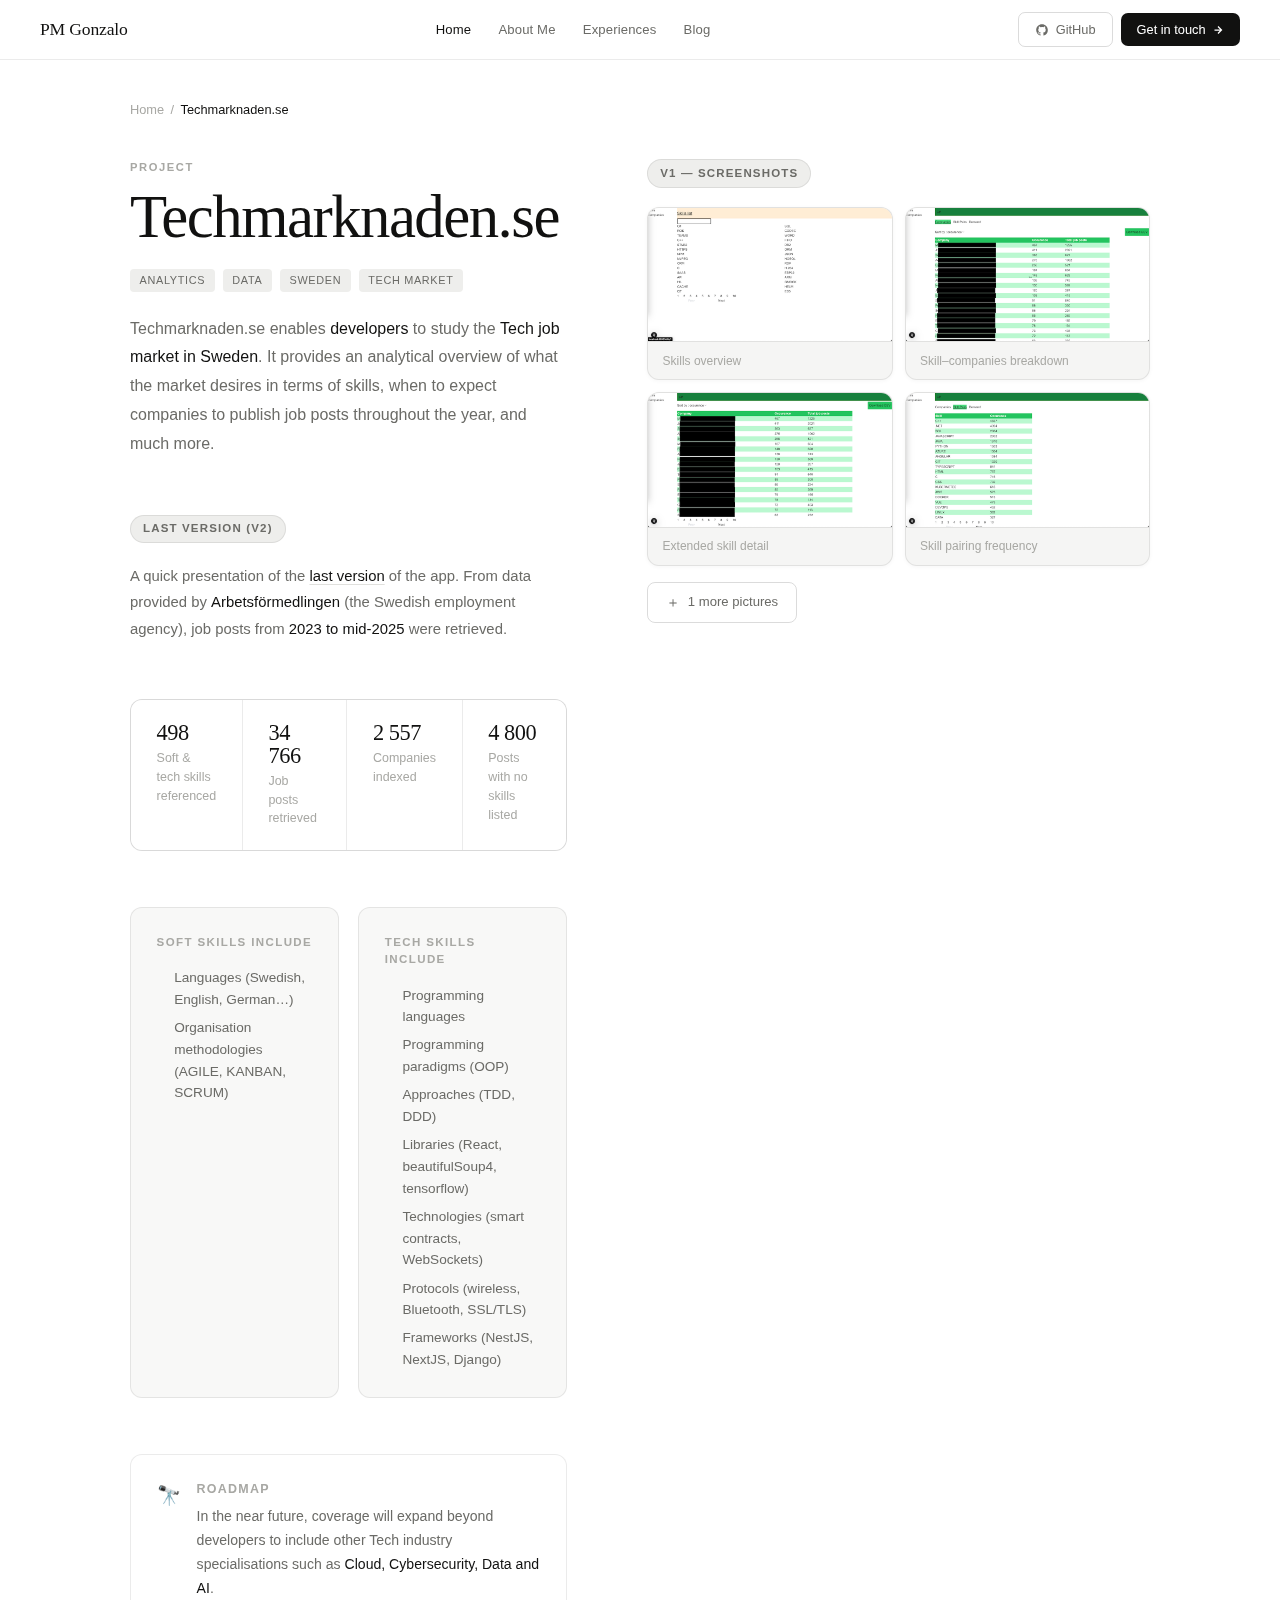
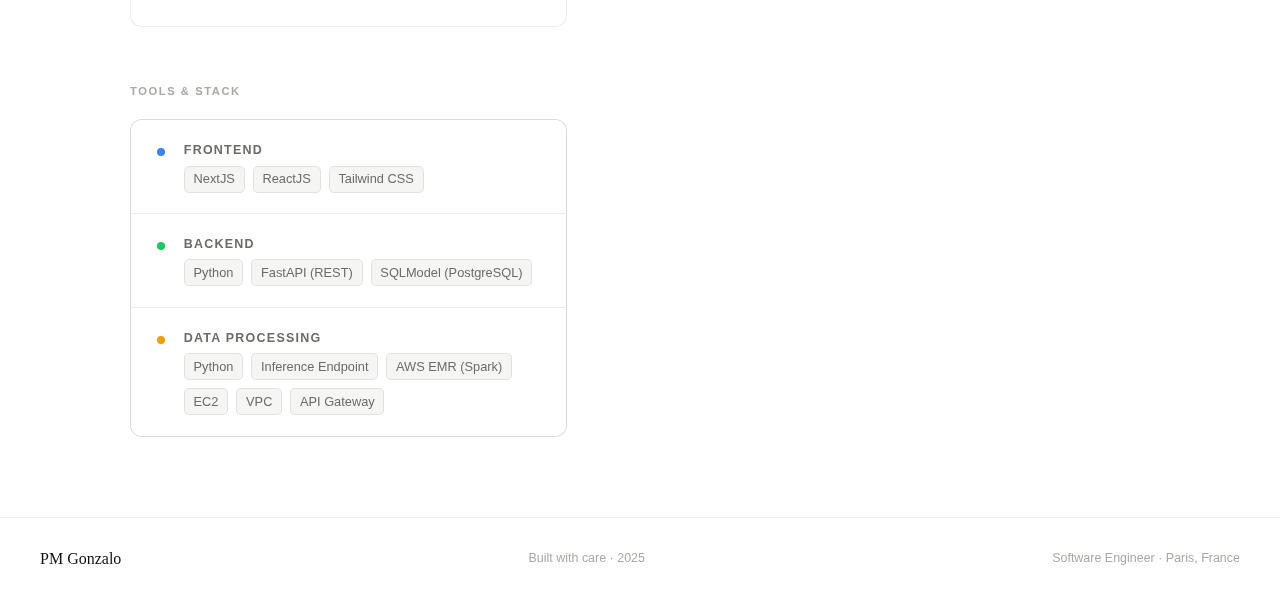
<file: techmarknaden.html>
<!DOCTYPE html><html lang="en"><head><meta charSet="utf-8"/><meta name="viewport" content="width=device-width, initial-scale=1"/><link rel="preload" href="/_next/static/media/207801eceb6cb61f-s.p.ttf" as="font" crossorigin="" type="font/ttf"/><link rel="stylesheet" href="/_next/static/css/17d7f48290ca7f00.css" data-precedence="next"/><link rel="preload" as="script" fetchPriority="low" href="/_next/static/chunks/webpack-537012de5099a4b2.js"/><script src="/_next/static/chunks/4bd1b696-692f10ba759dfb60.js" async=""></script><script src="/_next/static/chunks/517-a10591ecf51f9fbb.js" async=""></script><script src="/_next/static/chunks/main-app-c522b01d760481ef.js" async=""></script><script src="/_next/static/chunks/173-b1299ff95e1a015f.js" async=""></script><script src="/_next/static/chunks/app/layout-5d0be9a880eba583.js" async=""></script><script src="/_next/static/chunks/970-3007d1655d466643.js" async=""></script><script src="/_next/static/chunks/app/techmarknaden/page-4fe437a41501225f.js" async=""></script><meta name="next-size-adjust" content=""/><title>pmgzo.github.io</title><meta name="description" content="PM&#x27;s portfolio"/><link rel="icon" href="/favicon.ico" type="image/x-icon" sizes="16x16"/><script src="/_next/static/chunks/polyfills-42372ed130431b0a.js" noModule=""></script></head><body class="__variable_131367 antialiased w-full"><div class="w-full"><div class=""><div class="absolute right-4 top-[50px] md:invisible"><button><svg xmlns="http://www.w3.org/2000/svg" height="24px" viewBox="0 -960 960 960" width="24px" fill="#000000"><path d="M120-240v-80h720v80H120Zm0-200v-80h720v80H120Zm0-200v-80h720v80H120Z"></path></svg></button></div><div class="absolute w-full top-0 flex flex-row-reverse invisible md:visible"><nav><a href="#" class="nav-logo">PM Gonzalo</a><ul class="nav-links"><li><a class="active" href="/">Home</a></li><li><a href="#about">About Me</a></li><li><a href="experiences">Experiences</a></li><li><a href="blog">Blog</a></li></ul><div class="nav-cta"><a href="https://github.com/pmgzo" target="_blank" class="btn-sm btn-sm-ghost"><svg width="14" height="14" viewBox="0 0 24 24" fill="currentColor"><path d="M12 2C6.477 2 2 6.484 2 12.017c0 4.425 2.865 8.18 6.839 9.504.5.092.682-.217.682-.483 0-.237-.008-.868-.013-1.703-2.782.605-3.369-1.343-3.369-1.343-.454-1.158-1.11-1.466-1.11-1.466-.908-.62.069-.608.069-.608 1.003.07 1.531 1.032 1.531 1.032.892 1.53 2.341 1.088 2.91.832.092-.647.35-1.088.636-1.338-2.22-.253-4.555-1.113-4.555-4.951 0-1.093.39-1.988 1.029-2.688-.103-.253-.446-1.272.098-2.65 0 0 .84-.27 2.75 1.026A9.564 9.564 0 0112 6.844c.85.004 1.705.115 2.504.337 1.909-1.296 2.747-1.027 2.747-1.027.546 1.379.202 2.398.1 2.651.64.7 1.028 1.595 1.028 2.688 0 3.848-2.339 4.695-4.566 4.943.359.309.678.92.678 1.855 0 1.338-.012 2.419-.012 2.747 0 .268.18.58.688.482A10.019 10.019 0 0022 12.017C22 6.484 17.522 2 12 2z"></path></svg>GitHub</a><a href="mailto:pierremickael.gzo@gmail.com" class="btn-sm btn-sm-solid">Get in touch<svg width="12" height="12" viewBox="0 0 24 24" fill="none" stroke="currentColor" stroke-width="2.5"><path d="M5 12h14M12 5l7 7-7 7"></path></svg></a></div></nav></div></div></div><div style="font-family:&#x27;DM Sans&#x27;, sans-serif;background:#ffffff;color:#111110;min-height:100vh;-webkit-font-smoothing:antialiased"><main style="max-width:1100px;margin:0 auto;padding:100px 2.5rem 5rem"><div style="display:flex;align-items:center;gap:0.4rem;margin-bottom:2.5rem;font-size:0.8rem;color:#a8a8a4"><a style="color:#a8a8a4;text-decoration:none;transition:color 0.15s" href="/">Home</a><span>/</span><span style="color:#111110;font-weight:500">Techmarknaden.se</span></div><div style="display:grid;grid-template-columns:1fr 1.15fr;gap:5rem;align-items:start"><div><div style="margin-bottom:3.5rem"><div style="font-size:0.7rem;font-weight:600;letter-spacing:0.14em;text-transform:uppercase;color:#a8a8a4;margin-bottom:0.5rem">Project</div><h1 style="font-family:&#x27;DM Serif Display&#x27;, serif;font-size:clamp(2.4rem, 5vw, 3.8rem);letter-spacing:-0.025em;line-height:1.08;color:#111110;margin-bottom:1.2rem">Techmarknaden.se</h1><div style="display:flex;gap:0.5rem;flex-wrap:wrap;margin-bottom:1.4rem"><span style="font-size:0.68rem;font-weight:500;letter-spacing:0.06em;text-transform:uppercase;padding:0.22rem 0.6rem;border-radius:4px;background:#eeeeec;color:#6b6b67">Analytics</span><span style="font-size:0.68rem;font-weight:500;letter-spacing:0.06em;text-transform:uppercase;padding:0.22rem 0.6rem;border-radius:4px;background:#eeeeec;color:#6b6b67">Data</span><span style="font-size:0.68rem;font-weight:500;letter-spacing:0.06em;text-transform:uppercase;padding:0.22rem 0.6rem;border-radius:4px;background:#eeeeec;color:#6b6b67">Sweden</span><span style="font-size:0.68rem;font-weight:500;letter-spacing:0.06em;text-transform:uppercase;padding:0.22rem 0.6rem;border-radius:4px;background:#eeeeec;color:#6b6b67">Tech Market</span></div><p style="font-size:1rem;line-height:1.8;color:#6b6b67;font-weight:300;max-width:62ch">Techmarknaden.se enables <strong style="color:#111110;font-weight:500">developers</strong> to study the<!-- --> <strong style="color:#111110;font-weight:500">Tech job market in Sweden</strong>. It provides an analytical overview of what the market desires in terms of skills, when to expect companies to publish job posts throughout the year, and much more.</p></div><div style="margin-bottom:3.5rem"><div style="display:inline-flex;align-items:center;gap:0.4rem;font-size:0.72rem;font-weight:600;letter-spacing:0.1em;text-transform:uppercase;color:#6b6b67;background:#eeeeec;border:1px solid rgba(0,0,0,0.08);padding:0.3rem 0.75rem;border-radius:999px;margin-bottom:1.2rem">Last version (V2)</div><p style="font-size:0.93rem;line-height:1.8;color:#6b6b67;font-weight:300">A quick presentation of the<!-- --> <a href="https://youtu.be/4XXMXdKAucE" target="_blank" rel="noopener noreferrer" style="color:#111110;font-weight:500;text-decoration:underline;text-underline-offset:3px;text-decoration-color:#e0e0dd">last version</a> <!-- -->of the app. From data provided by<!-- --> <strong style="color:#111110;font-weight:500">Arbetsförmedlingen</strong> (the Swedish employment agency), job posts from<!-- --> <strong style="color:#111110;font-weight:500">2023 to mid-2025</strong> were retrieved.</p></div><div style="display:grid;grid-template-columns:repeat(4, 1fr);gap:1px;background:rgba(0,0,0,0.08);border:1px solid rgba(0,0,0,0.08);border-radius:12px;overflow:hidden;margin-bottom:3.5rem"><div style="background:#ffffff;padding:1.4rem 1.6rem"><div style="font-family:&#x27;DM Serif Display&#x27;, serif;font-size:1.4rem;letter-spacing:-0.02em;color:#111110;line-height:1;margin-bottom:0.3rem">498</div><div style="font-size:0.78rem;color:#a8a8a4;line-height:1.5;font-weight:300">Soft &amp; tech skills referenced</div></div><div style="background:#ffffff;padding:1.4rem 1.6rem"><div style="font-family:&#x27;DM Serif Display&#x27;, serif;font-size:1.4rem;letter-spacing:-0.02em;color:#111110;line-height:1;margin-bottom:0.3rem">34 766</div><div style="font-size:0.78rem;color:#a8a8a4;line-height:1.5;font-weight:300">Job posts retrieved</div></div><div style="background:#ffffff;padding:1.4rem 1.6rem"><div style="font-family:&#x27;DM Serif Display&#x27;, serif;font-size:1.4rem;letter-spacing:-0.02em;color:#111110;line-height:1;margin-bottom:0.3rem">2 557</div><div style="font-size:0.78rem;color:#a8a8a4;line-height:1.5;font-weight:300">Companies indexed</div></div><div style="background:#ffffff;padding:1.4rem 1.6rem"><div style="font-family:&#x27;DM Serif Display&#x27;, serif;font-size:1.4rem;letter-spacing:-0.02em;color:#111110;line-height:1;margin-bottom:0.3rem">4 800</div><div style="font-size:0.78rem;color:#a8a8a4;line-height:1.5;font-weight:300">Posts with no skills listed</div></div></div><div style="display:grid;grid-template-columns:1fr 1fr;gap:1.2rem;margin-bottom:3.5rem"><div style="background:#f8f8f7;border:1px solid rgba(0,0,0,0.08);border-radius:12px;padding:1.6rem"><div style="font-size:0.72rem;font-weight:600;letter-spacing:0.12em;text-transform:uppercase;color:#a8a8a4;margin-bottom:1rem">Soft skills include</div><ul style="padding-left:1.1rem;display:flex;flex-direction:column;gap:0.4rem"><li style="font-size:0.85rem;line-height:1.6;color:#6b6b67;font-weight:300">Languages (Swedish, English, German…)</li><li style="font-size:0.85rem;line-height:1.6;color:#6b6b67;font-weight:300">Organisation methodologies (AGILE, KANBAN, SCRUM)</li></ul></div><div style="background:#f8f8f7;border:1px solid rgba(0,0,0,0.08);border-radius:12px;padding:1.6rem"><div style="font-size:0.72rem;font-weight:600;letter-spacing:0.12em;text-transform:uppercase;color:#a8a8a4;margin-bottom:1rem">Tech skills include</div><ul style="padding-left:1.1rem;display:flex;flex-direction:column;gap:0.4rem"><li style="font-size:0.85rem;line-height:1.6;color:#6b6b67;font-weight:300">Programming languages</li><li style="font-size:0.85rem;line-height:1.6;color:#6b6b67;font-weight:300">Programming paradigms (OOP)</li><li style="font-size:0.85rem;line-height:1.6;color:#6b6b67;font-weight:300">Approaches (TDD, DDD)</li><li style="font-size:0.85rem;line-height:1.6;color:#6b6b67;font-weight:300">Libraries (React, beautifulSoup4, tensorflow)</li><li style="font-size:0.85rem;line-height:1.6;color:#6b6b67;font-weight:300">Technologies (smart contracts, WebSockets)</li><li style="font-size:0.85rem;line-height:1.6;color:#6b6b67;font-weight:300">Protocols (wireless, Bluetooth, SSL/TLS)</li><li style="font-size:0.85rem;line-height:1.6;color:#6b6b67;font-weight:300">Frameworks (NestJS, NextJS, Django)</li></ul></div></div><div style="border:1px solid rgba(0,0,0,0.08);border-radius:12px;padding:1.6rem;margin-bottom:3.5rem;display:flex;gap:1rem;align-items:flex-start;background:#ffffff"><span style="font-size:1.2rem;flex-shrink:0;margin-top:0.1rem">🔭</span><div><div style="font-size:0.78rem;font-weight:600;letter-spacing:0.1em;text-transform:uppercase;color:#a8a8a4;margin-bottom:0.4rem">Roadmap</div><p style="font-size:0.88rem;line-height:1.7;color:#6b6b67;font-weight:300">In the near future, coverage will expand beyond developers to include other Tech industry specialisations such as<!-- --> <strong style="color:#111110;font-weight:500">Cloud, Cybersecurity, Data and AI</strong>.</p></div></div><div><div style="font-size:0.7rem;font-weight:600;letter-spacing:0.14em;text-transform:uppercase;color:#a8a8a4;margin-bottom:1.2rem">Tools &amp; Stack</div><div style="display:flex;flex-direction:column;gap:1px;background:rgba(0,0,0,0.08);border:1px solid rgba(0,0,0,0.08);border-radius:12px;overflow:hidden"><div style="background:#ffffff;padding:1.3rem 1.6rem;display:flex;align-items:flex-start;gap:1.2rem"><div style="width:8px;height:8px;border-radius:50%;background:#3b82f6;flex-shrink:0;margin-top:0.45rem"></div><div><div style="font-size:0.78rem;font-weight:600;letter-spacing:0.1em;text-transform:uppercase;color:#6b6b67;margin-bottom:0.35rem">Frontend</div><div style="display:flex;gap:0.5rem;flex-wrap:wrap"><span style="font-size:0.8rem;font-weight:400;color:#6b6b67;background:#f5f5f4;border:1px solid rgba(0,0,0,0.08);border-radius:5px;padding:0.18rem 0.55rem">NextJS</span><span style="font-size:0.8rem;font-weight:400;color:#6b6b67;background:#f5f5f4;border:1px solid rgba(0,0,0,0.08);border-radius:5px;padding:0.18rem 0.55rem">ReactJS</span><span style="font-size:0.8rem;font-weight:400;color:#6b6b67;background:#f5f5f4;border:1px solid rgba(0,0,0,0.08);border-radius:5px;padding:0.18rem 0.55rem">Tailwind CSS</span></div></div></div><div style="background:#ffffff;padding:1.3rem 1.6rem;display:flex;align-items:flex-start;gap:1.2rem"><div style="width:8px;height:8px;border-radius:50%;background:#22c55e;flex-shrink:0;margin-top:0.45rem"></div><div><div style="font-size:0.78rem;font-weight:600;letter-spacing:0.1em;text-transform:uppercase;color:#6b6b67;margin-bottom:0.35rem">Backend</div><div style="display:flex;gap:0.5rem;flex-wrap:wrap"><span style="font-size:0.8rem;font-weight:400;color:#6b6b67;background:#f5f5f4;border:1px solid rgba(0,0,0,0.08);border-radius:5px;padding:0.18rem 0.55rem">Python</span><span style="font-size:0.8rem;font-weight:400;color:#6b6b67;background:#f5f5f4;border:1px solid rgba(0,0,0,0.08);border-radius:5px;padding:0.18rem 0.55rem">FastAPI (REST)</span><span style="font-size:0.8rem;font-weight:400;color:#6b6b67;background:#f5f5f4;border:1px solid rgba(0,0,0,0.08);border-radius:5px;padding:0.18rem 0.55rem">SQLModel (PostgreSQL)</span></div></div></div><div style="background:#ffffff;padding:1.3rem 1.6rem;display:flex;align-items:flex-start;gap:1.2rem"><div style="width:8px;height:8px;border-radius:50%;background:#f59e0b;flex-shrink:0;margin-top:0.45rem"></div><div><div style="font-size:0.78rem;font-weight:600;letter-spacing:0.1em;text-transform:uppercase;color:#6b6b67;margin-bottom:0.35rem">Data Processing</div><div style="display:flex;gap:0.5rem;flex-wrap:wrap"><span style="font-size:0.8rem;font-weight:400;color:#6b6b67;background:#f5f5f4;border:1px solid rgba(0,0,0,0.08);border-radius:5px;padding:0.18rem 0.55rem">Python</span><span style="font-size:0.8rem;font-weight:400;color:#6b6b67;background:#f5f5f4;border:1px solid rgba(0,0,0,0.08);border-radius:5px;padding:0.18rem 0.55rem">Inference Endpoint</span><span style="font-size:0.8rem;font-weight:400;color:#6b6b67;background:#f5f5f4;border:1px solid rgba(0,0,0,0.08);border-radius:5px;padding:0.18rem 0.55rem">AWS EMR (Spark)</span><span style="font-size:0.8rem;font-weight:400;color:#6b6b67;background:#f5f5f4;border:1px solid rgba(0,0,0,0.08);border-radius:5px;padding:0.18rem 0.55rem">EC2</span><span style="font-size:0.8rem;font-weight:400;color:#6b6b67;background:#f5f5f4;border:1px solid rgba(0,0,0,0.08);border-radius:5px;padding:0.18rem 0.55rem">VPC</span><span style="font-size:0.8rem;font-weight:400;color:#6b6b67;background:#f5f5f4;border:1px solid rgba(0,0,0,0.08);border-radius:5px;padding:0.18rem 0.55rem">API Gateway</span></div></div></div></div></div></div><div style="position:sticky;top:80px"><div style="margin-bottom:3.5rem"><div style="display:inline-flex;align-items:center;gap:0.4rem;font-size:0.72rem;font-weight:600;letter-spacing:0.1em;text-transform:uppercase;color:#6b6b67;background:#eeeeec;border:1px solid rgba(0,0,0,0.08);padding:0.3rem 0.75rem;border-radius:999px;margin-bottom:1.2rem">V1 — Screenshots</div><div style="display:grid;grid-template-columns:repeat(2, 1fr);gap:0.75rem;margin-bottom:1rem"><div style="border-radius:12px;overflow:hidden;border:1px solid rgba(0,0,0,0.08);transition:box-shadow 0.2s, transform 0.2s;box-shadow:0 1px 4px rgba(0,0,0,0.04);transform:none;background:#f5f5f4"><img alt="Skills list view" loading="lazy" width="560" height="315" decoding="async" data-nimg="1" style="color:transparent;width:100%;height:auto;display:block" src="https://pmgzo.github.io/_next/static/media/SkillsList.d2835e64.png"/><div style="padding:0.6rem 0.9rem;font-size:0.75rem;color:#a8a8a4;border-top:1px solid rgba(0,0,0,0.08);font-weight:400">Skills overview</div></div><div style="border-radius:12px;overflow:hidden;border:1px solid rgba(0,0,0,0.08);transition:box-shadow 0.2s, transform 0.2s;box-shadow:0 1px 4px rgba(0,0,0,0.04);transform:none;background:#f5f5f4"><img alt="Skill–companies list" loading="lazy" width="560" height="315" decoding="async" data-nimg="1" style="color:transparent;width:100%;height:auto;display:block" src="https://pmgzo.github.io/_next/static/media/SkillCompaniesList.44086644.png"/><div style="padding:0.6rem 0.9rem;font-size:0.75rem;color:#a8a8a4;border-top:1px solid rgba(0,0,0,0.08);font-weight:400">Skill–companies breakdown</div></div><div style="border-radius:12px;overflow:hidden;border:1px solid rgba(0,0,0,0.08);transition:box-shadow 0.2s, transform 0.2s;box-shadow:0 1px 4px rgba(0,0,0,0.04);transform:none;background:#f5f5f4"><img alt="Bottom of skill companies list" loading="lazy" width="560" height="315" decoding="async" data-nimg="1" style="color:transparent;width:100%;height:auto;display:block" src="https://pmgzo.github.io/_next/static/media/BottomSkillCompaniesList.ea446e3d.png"/><div style="padding:0.6rem 0.9rem;font-size:0.75rem;color:#a8a8a4;border-top:1px solid rgba(0,0,0,0.08);font-weight:400">Extended skill detail</div></div><div style="border-radius:12px;overflow:hidden;border:1px solid rgba(0,0,0,0.08);transition:box-shadow 0.2s, transform 0.2s;box-shadow:0 1px 4px rgba(0,0,0,0.04);transform:none;background:#f5f5f4"><img alt="Skill pairing frequency chart" loading="lazy" width="560" height="315" decoding="async" data-nimg="1" style="color:transparent;width:100%;height:auto;display:block" src="https://pmgzo.github.io/_next/static/media/SkillPairingFrequency.8a72a1ac.png"/><div style="padding:0.6rem 0.9rem;font-size:0.75rem;color:#a8a8a4;border-top:1px solid rgba(0,0,0,0.08);font-weight:400">Skill pairing frequency</div></div></div><button style="display:inline-flex;align-items:center;gap:0.5rem;background:transparent;border:1px solid rgba(0,0,0,0.14);border-radius:8px;padding:0.55rem 1.1rem;font-size:0.82rem;font-weight:500;color:#6b6b67;cursor:pointer;transition:all 0.15s;font-family:&#x27;DM Sans&#x27;, sans-serif"><span style="font-size:0.9rem">＋</span>1<!-- --> more pictures</button></div></div></div></main></div><footer><a href="#" class="footer-logo">PM Gonzalo</a><p>Built with care · 2025</p><p>Software Engineer · Paris, France</p></footer><script src="/_next/static/chunks/webpack-537012de5099a4b2.js" async=""></script><script>(self.__next_f=self.__next_f||[]).push([0])</script><script>self.__next_f.push([1,"1:\"$Sreact.fragment\"\n2:I[8523,[\"173\",\"static/chunks/173-b1299ff95e1a015f.js\",\"177\",\"static/chunks/app/layout-5d0be9a880eba583.js\"],\"Header\"]\n3:I[5244,[],\"\"]\n4:I[3866,[],\"\"]\n5:I[7033,[],\"ClientPageRoot\"]\n6:I[9796,[\"970\",\"static/chunks/970-3007d1655d466643.js\",\"173\",\"static/chunks/173-b1299ff95e1a015f.js\",\"661\",\"static/chunks/app/techmarknaden/page-4fe437a41501225f.js\"],\"default\"]\n9:I[6213,[],\"OutletBoundary\"]\nb:I[6213,[],\"MetadataBoundary\"]\nd:I[6213,[],\"ViewportBoundary\"]\nf:I[4835,[],\"\"]\n:HL[\"/_next/static/media/207801eceb6cb61f-s.p.ttf\",\"font\",{\"crossOrigin\":\"\",\"type\":\"font/ttf\"}]\n:HL[\"/_next/static/css/17d7f48290ca7f00.css\",\"style\"]\n"])</script><script>self.__next_f.push([1,"0:{\"P\":null,\"b\":\"GvkGXbQR1MucLYO91Gq80\",\"p\":\"\",\"c\":[\"\",\"techmarknaden\"],\"i\":false,\"f\":[[[\"\",{\"children\":[\"techmarknaden\",{\"children\":[\"__PAGE__\",{}]}]},\"$undefined\",\"$undefined\",true],[\"\",[\"$\",\"$1\",\"c\",{\"children\":[[[\"$\",\"link\",\"0\",{\"rel\":\"stylesheet\",\"href\":\"/_next/static/css/17d7f48290ca7f00.css\",\"precedence\":\"next\",\"crossOrigin\":\"$undefined\",\"nonce\":\"$undefined\"}]],[\"$\",\"html\",null,{\"lang\":\"en\",\"children\":[\"$\",\"body\",null,{\"className\":\"__variable_131367 antialiased w-full\",\"children\":[[\"$\",\"$L2\",null,{}],[\"$\",\"$L3\",null,{\"parallelRouterKey\":\"children\",\"segmentPath\":[\"children\"],\"error\":\"$undefined\",\"errorStyles\":\"$undefined\",\"errorScripts\":\"$undefined\",\"template\":[\"$\",\"$L4\",null,{}],\"templateStyles\":\"$undefined\",\"templateScripts\":\"$undefined\",\"notFound\":[[],[[\"$\",\"title\",null,{\"children\":\"404: This page could not be found.\"}],[\"$\",\"div\",null,{\"style\":{\"fontFamily\":\"system-ui,\\\"Segoe UI\\\",Roboto,Helvetica,Arial,sans-serif,\\\"Apple Color Emoji\\\",\\\"Segoe UI Emoji\\\"\",\"height\":\"100vh\",\"textAlign\":\"center\",\"display\":\"flex\",\"flexDirection\":\"column\",\"alignItems\":\"center\",\"justifyContent\":\"center\"},\"children\":[\"$\",\"div\",null,{\"children\":[[\"$\",\"style\",null,{\"dangerouslySetInnerHTML\":{\"__html\":\"body{color:#000;background:#fff;margin:0}.next-error-h1{border-right:1px solid rgba(0,0,0,.3)}@media (prefers-color-scheme:dark){body{color:#fff;background:#000}.next-error-h1{border-right:1px solid rgba(255,255,255,.3)}}\"}}],[\"$\",\"h1\",null,{\"className\":\"next-error-h1\",\"style\":{\"display\":\"inline-block\",\"margin\":\"0 20px 0 0\",\"padding\":\"0 23px 0 0\",\"fontSize\":24,\"fontWeight\":500,\"verticalAlign\":\"top\",\"lineHeight\":\"49px\"},\"children\":404}],[\"$\",\"div\",null,{\"style\":{\"display\":\"inline-block\"},\"children\":[\"$\",\"h2\",null,{\"style\":{\"fontSize\":14,\"fontWeight\":400,\"lineHeight\":\"49px\",\"margin\":0},\"children\":\"This page could not be found.\"}]}]]}]}]]],\"forbidden\":\"$undefined\",\"unauthorized\":\"$undefined\"}],[\"$\",\"footer\",null,{\"children\":[[\"$\",\"a\",null,{\"href\":\"#\",\"className\":\"footer-logo\",\"children\":\"PM Gonzalo\"}],[\"$\",\"p\",null,{\"children\":\"Built with care · 2025\"}],[\"$\",\"p\",null,{\"children\":\"Software Engineer · Paris, France\"}]]}]]}]}]]}],{\"children\":[\"techmarknaden\",[\"$\",\"$1\",\"c\",{\"children\":[null,[\"$\",\"$L3\",null,{\"parallelRouterKey\":\"children\",\"segmentPath\":[\"children\",\"techmarknaden\",\"children\"],\"error\":\"$undefined\",\"errorStyles\":\"$undefined\",\"errorScripts\":\"$undefined\",\"template\":[\"$\",\"$L4\",null,{}],\"templateStyles\":\"$undefined\",\"templateScripts\":\"$undefined\",\"notFound\":\"$undefined\",\"forbidden\":\"$undefined\",\"unauthorized\":\"$undefined\"}]]}],{\"children\":[\"__PAGE__\",[\"$\",\"$1\",\"c\",{\"children\":[[\"$\",\"$L5\",null,{\"Component\":\"$6\",\"searchParams\":{},\"params\":{},\"promises\":[\"$@7\",\"$@8\"]}],null,[\"$\",\"$L9\",null,{\"children\":\"$La\"}]]}],{},null,false]},null,false]},null,false],[\"$\",\"$1\",\"h\",{\"children\":[null,[\"$\",\"$1\",\"xlOl5waOX5dqPjNSBqUTV\",{\"children\":[[\"$\",\"$Lb\",null,{\"children\":\"$Lc\"}],[\"$\",\"$Ld\",null,{\"children\":\"$Le\"}],[\"$\",\"meta\",null,{\"name\":\"next-size-adjust\",\"content\":\"\"}]]}]]}],false]],\"m\":\"$undefined\",\"G\":[\"$f\",\"$undefined\"],\"s\":false,\"S\":true}\n"])</script><script>self.__next_f.push([1,"7:{}\n8:{}\n"])</script><script>self.__next_f.push([1,"e:[[\"$\",\"meta\",\"0\",{\"name\":\"viewport\",\"content\":\"width=device-width, initial-scale=1\"}]]\nc:[[\"$\",\"meta\",\"0\",{\"charSet\":\"utf-8\"}],[\"$\",\"title\",\"1\",{\"children\":\"pmgzo.github.io\"}],[\"$\",\"meta\",\"2\",{\"name\":\"description\",\"content\":\"PM's portfolio\"}],[\"$\",\"link\",\"3\",{\"rel\":\"icon\",\"href\":\"/favicon.ico\",\"type\":\"image/x-icon\",\"sizes\":\"16x16\"}]]\n"])</script><script>self.__next_f.push([1,"a:null\n"])</script></body></html>
</file>
<file: _next/static/css/10a931025690d9c2.css>
*,:after,:before{--tw-border-spacing-x:0;--tw-border-spacing-y:0;--tw-translate-x:0;--tw-translate-y:0;--tw-rotate:0;--tw-skew-x:0;--tw-skew-y:0;--tw-scale-x:1;--tw-scale-y:1;--tw-pan-x: ;--tw-pan-y: ;--tw-pinch-zoom: ;--tw-scroll-snap-strictness:proximity;--tw-gradient-from-position: ;--tw-gradient-via-position: ;--tw-gradient-to-position: ;--tw-ordinal: ;--tw-slashed-zero: ;--tw-numeric-figure: ;--tw-numeric-spacing: ;--tw-numeric-fraction: ;--tw-ring-inset: ;--tw-ring-offset-width:0px;--tw-ring-offset-color:#fff;--tw-ring-color:rgba(59,130,246,.5);--tw-ring-offset-shadow:0 0 #0000;--tw-ring-shadow:0 0 #0000;--tw-shadow:0 0 #0000;--tw-shadow-colored:0 0 #0000;--tw-blur: ;--tw-brightness: ;--tw-contrast: ;--tw-grayscale: ;--tw-hue-rotate: ;--tw-invert: ;--tw-saturate: ;--tw-sepia: ;--tw-drop-shadow: ;--tw-backdrop-blur: ;--tw-backdrop-brightness: ;--tw-backdrop-contrast: ;--tw-backdrop-grayscale: ;--tw-backdrop-hue-rotate: ;--tw-backdrop-invert: ;--tw-backdrop-opacity: ;--tw-backdrop-saturate: ;--tw-backdrop-sepia: ;--tw-contain-size: ;--tw-contain-layout: ;--tw-contain-paint: ;--tw-contain-style: }::backdrop{--tw-border-spacing-x:0;--tw-border-spacing-y:0;--tw-translate-x:0;--tw-translate-y:0;--tw-rotate:0;--tw-skew-x:0;--tw-skew-y:0;--tw-scale-x:1;--tw-scale-y:1;--tw-pan-x: ;--tw-pan-y: ;--tw-pinch-zoom: ;--tw-scroll-snap-strictness:proximity;--tw-gradient-from-position: ;--tw-gradient-via-position: ;--tw-gradient-to-position: ;--tw-ordinal: ;--tw-slashed-zero: ;--tw-numeric-figure: ;--tw-numeric-spacing: ;--tw-numeric-fraction: ;--tw-ring-inset: ;--tw-ring-offset-width:0px;--tw-ring-offset-color:#fff;--tw-ring-color:rgba(59,130,246,.5);--tw-ring-offset-shadow:0 0 #0000;--tw-ring-shadow:0 0 #0000;--tw-shadow:0 0 #0000;--tw-shadow-colored:0 0 #0000;--tw-blur: ;--tw-brightness: ;--tw-contrast: ;--tw-grayscale: ;--tw-hue-rotate: ;--tw-invert: ;--tw-saturate: ;--tw-sepia: ;--tw-drop-shadow: ;--tw-backdrop-blur: ;--tw-backdrop-brightness: ;--tw-backdrop-contrast: ;--tw-backdrop-grayscale: ;--tw-backdrop-hue-rotate: ;--tw-backdrop-invert: ;--tw-backdrop-opacity: ;--tw-backdrop-saturate: ;--tw-backdrop-sepia: ;--tw-contain-size: ;--tw-contain-layout: ;--tw-contain-paint: ;--tw-contain-style: }/*
! tailwindcss v3.4.17 | MIT License | https://tailwindcss.com
*/*,:after,:before{box-sizing:border-box;border:0 solid #e5e7eb}:after,:before{--tw-content:""}:host,html{line-height:1.5;-webkit-text-size-adjust:100%;-moz-tab-size:4;tab-size:4;font-family:ui-sans-serif,system-ui,sans-serif,Apple Color Emoji,Segoe UI Emoji,Segoe UI Symbol,Noto Color Emoji;font-feature-settings:normal;font-variation-settings:normal;-webkit-tap-highlight-color:transparent}body{margin:0;line-height:inherit}hr{height:0;color:inherit;border-top-width:1px}abbr:where([title]){text-decoration:underline dotted}h1,h2,h3,h4,h5,h6{font-size:inherit;font-weight:inherit}a{color:inherit;text-decoration:inherit}b,strong{font-weight:bolder}code,kbd,pre,samp{font-family:ui-monospace,SFMono-Regular,Menlo,Monaco,Consolas,Liberation Mono,Courier New,monospace;font-feature-settings:normal;font-variation-settings:normal;font-size:1em}small{font-size:80%}sub,sup{font-size:75%;line-height:0;position:relative;vertical-align:baseline}sub{bottom:-.25em}sup{top:-.5em}table{text-indent:0;border-color:inherit;border-collapse:collapse}button,input,optgroup,select,textarea{font-family:inherit;font-feature-settings:inherit;font-variation-settings:inherit;font-size:100%;font-weight:inherit;line-height:inherit;letter-spacing:inherit;color:inherit;margin:0;padding:0}button,select{text-transform:none}button,input:where([type=button]),input:where([type=reset]),input:where([type=submit]){-webkit-appearance:button;background-color:transparent;background-image:none}:-moz-focusring{outline:auto}:-moz-ui-invalid{box-shadow:none}progress{vertical-align:baseline}::-webkit-inner-spin-button,::-webkit-outer-spin-button{height:auto}[type=search]{-webkit-appearance:textfield;outline-offset:-2px}::-webkit-search-decoration{-webkit-appearance:none}::-webkit-file-upload-button{-webkit-appearance:button;font:inherit}summary{display:list-item}blockquote,dd,dl,figure,h1,h2,h3,h4,h5,h6,hr,p,pre{margin:0}fieldset{margin:0}fieldset,legend{padding:0}menu,ol,ul{list-style:none;margin:0;padding:0}dialog{padding:0}textarea{resize:vertical}input::placeholder,textarea::placeholder{opacity:1;color:#9ca3af}[role=button],button{cursor:pointer}:disabled{cursor:default}audio,canvas,embed,iframe,img,object,svg,video{display:block;vertical-align:middle}img,video{max-width:100%;height:auto}[hidden]:where(:not([hidden=until-found])){display:none}.nav-button:hover{text-decoration-line:underline;text-underline-offset:8px}h2{font-size:50px}h2,h3{font-weight:var(--font-mallana)}h3{font-size:30px}h4{font-size:18px;font-weight:var(--font-mallana)}.ref-links{color:#2a7ae2;text-decoration:none}.ref-links:hover{text-decoration:underline}.bp-experiences{display:grid;grid-template-columns:repeat(1,minmax(0,1fr));gap:.75rem}.fixed{position:fixed}.absolute{position:absolute}.top-\[170px\]{top:170px}.mb-\[20px\]{margin-bottom:20px}.ml-\[100px\]{margin-left:100px}.ml-\[10px\]{margin-left:10px}.ml-\[25px\]{margin-left:25px}.ml-\[30px\]{margin-left:30px}.mt-\[10px\]{margin-top:10px}.flex{display:flex}.grid{display:grid}.h-\[100px\]{height:100px}.h-\[150px\]{height:150px}.h-\[1px\]{height:1px}.h-\[200px\]{height:200px}.h-\[580px\]{height:580px}.max-h-\[580px\]{max-height:580px}.w-\[100px\]{width:100px}.w-\[200px\]{width:200px}.w-\[280px\]{width:280px}.w-\[300px\]{width:300px}.w-\[500px\]{width:500px}.w-\[600px\]{width:600px}.w-\[680px\]{width:680px}.w-\[800px\]{width:800px}.w-full{width:100%}.max-w-\[300px\]{max-width:300px}.max-w-\[680px\]{max-width:680px}.list-disc{list-style-type:disc}.grid-cols-1{grid-template-columns:repeat(1,minmax(0,1fr))}.grid-cols-2{grid-template-columns:repeat(2,minmax(0,1fr))}.grid-cols-4{grid-template-columns:repeat(4,minmax(0,1fr))}.flex-row-reverse{flex-direction:row-reverse}.flex-col{flex-direction:column}.flex-wrap{flex-wrap:wrap}.place-items-center{place-items:center}.content-start{align-content:flex-start}.justify-center{justify-content:center}.gap-2{gap:.5rem}.gap-\[100px\]{gap:100px}.gap-\[1px\]{gap:1px}.rounded-full{border-radius:9999px}.border-t-2{border-top-width:2px}.border-\[\#e8e8e8\]{--tw-border-opacity:1;border-color:rgb(232 232 232/var(--tw-border-opacity,1))}.bg-\[\#D9D9D9\]{--tw-bg-opacity:1;background-color:rgb(217 217 217/var(--tw-bg-opacity,1))}.bg-black{--tw-bg-opacity:1;background-color:rgb(0 0 0/var(--tw-bg-opacity,1))}.p-1{padding:.25rem}.p-10{padding:2.5rem}.px-\[10px\]{padding-left:10px;padding-right:10px}.pb-\[100px\]{padding-bottom:100px}.pb-\[4px\]{padding-bottom:4px}.pt-\[10px\]{padding-top:10px}.pt-\[4px\]{padding-top:4px}.pt-\[50px\]{padding-top:50px}.text-\[17px\]{font-size:17px}.text-\[20px\]{font-size:20px}.text-\[25px\]{font-size:25px}.leading-10{line-height:2.5rem}.text-white{--tw-text-opacity:1;color:rgb(255 255 255/var(--tw-text-opacity,1))}.underline{text-decoration-line:underline}.antialiased{-webkit-font-smoothing:antialiased;-moz-osx-font-smoothing:grayscale}:root{--background:#fff;--foreground:#171717}body{color:var(--foreground);background:var(--background);font-family:var(--font-mallana)}.hover\:underline:hover{text-decoration-line:underline}@media (min-width:768px){.md\:max-w-\[600px\]{max-width:600px}}@font-face{font-family:mallana;src:url(/_next/static/media/207801eceb6cb61f-s.p.ttf) format("truetype");font-display:swap;font-weight:400}@font-face{font-family:mallana Fallback;src:local("Arial");ascent-override:140.21%;descent-override:63.95%;line-gap-override:0.00%;size-adjust:90.58%}.__className_131367{font-family:mallana,mallana Fallback;font-weight:400}.__variable_131367{--font-mallana:"mallana","mallana Fallback"}
</file>
<file: _next/static/css/5b83b8c590e7c689.css>
*,:after,:before{--tw-border-spacing-x:0;--tw-border-spacing-y:0;--tw-translate-x:0;--tw-translate-y:0;--tw-rotate:0;--tw-skew-x:0;--tw-skew-y:0;--tw-scale-x:1;--tw-scale-y:1;--tw-pan-x: ;--tw-pan-y: ;--tw-pinch-zoom: ;--tw-scroll-snap-strictness:proximity;--tw-gradient-from-position: ;--tw-gradient-via-position: ;--tw-gradient-to-position: ;--tw-ordinal: ;--tw-slashed-zero: ;--tw-numeric-figure: ;--tw-numeric-spacing: ;--tw-numeric-fraction: ;--tw-ring-inset: ;--tw-ring-offset-width:0px;--tw-ring-offset-color:#fff;--tw-ring-color:rgba(59,130,246,.5);--tw-ring-offset-shadow:0 0 #0000;--tw-ring-shadow:0 0 #0000;--tw-shadow:0 0 #0000;--tw-shadow-colored:0 0 #0000;--tw-blur: ;--tw-brightness: ;--tw-contrast: ;--tw-grayscale: ;--tw-hue-rotate: ;--tw-invert: ;--tw-saturate: ;--tw-sepia: ;--tw-drop-shadow: ;--tw-backdrop-blur: ;--tw-backdrop-brightness: ;--tw-backdrop-contrast: ;--tw-backdrop-grayscale: ;--tw-backdrop-hue-rotate: ;--tw-backdrop-invert: ;--tw-backdrop-opacity: ;--tw-backdrop-saturate: ;--tw-backdrop-sepia: ;--tw-contain-size: ;--tw-contain-layout: ;--tw-contain-paint: ;--tw-contain-style: }::backdrop{--tw-border-spacing-x:0;--tw-border-spacing-y:0;--tw-translate-x:0;--tw-translate-y:0;--tw-rotate:0;--tw-skew-x:0;--tw-skew-y:0;--tw-scale-x:1;--tw-scale-y:1;--tw-pan-x: ;--tw-pan-y: ;--tw-pinch-zoom: ;--tw-scroll-snap-strictness:proximity;--tw-gradient-from-position: ;--tw-gradient-via-position: ;--tw-gradient-to-position: ;--tw-ordinal: ;--tw-slashed-zero: ;--tw-numeric-figure: ;--tw-numeric-spacing: ;--tw-numeric-fraction: ;--tw-ring-inset: ;--tw-ring-offset-width:0px;--tw-ring-offset-color:#fff;--tw-ring-color:rgba(59,130,246,.5);--tw-ring-offset-shadow:0 0 #0000;--tw-ring-shadow:0 0 #0000;--tw-shadow:0 0 #0000;--tw-shadow-colored:0 0 #0000;--tw-blur: ;--tw-brightness: ;--tw-contrast: ;--tw-grayscale: ;--tw-hue-rotate: ;--tw-invert: ;--tw-saturate: ;--tw-sepia: ;--tw-drop-shadow: ;--tw-backdrop-blur: ;--tw-backdrop-brightness: ;--tw-backdrop-contrast: ;--tw-backdrop-grayscale: ;--tw-backdrop-hue-rotate: ;--tw-backdrop-invert: ;--tw-backdrop-opacity: ;--tw-backdrop-saturate: ;--tw-backdrop-sepia: ;--tw-contain-size: ;--tw-contain-layout: ;--tw-contain-paint: ;--tw-contain-style: }/*
! tailwindcss v3.4.17 | MIT License | https://tailwindcss.com
*/*,:after,:before{box-sizing:border-box;border:0 solid #e5e7eb}:after,:before{--tw-content:""}:host,html{line-height:1.5;-webkit-text-size-adjust:100%;-moz-tab-size:4;tab-size:4;font-family:ui-sans-serif,system-ui,sans-serif,Apple Color Emoji,Segoe UI Emoji,Segoe UI Symbol,Noto Color Emoji;font-feature-settings:normal;font-variation-settings:normal;-webkit-tap-highlight-color:transparent}body{margin:0;line-height:inherit}hr{height:0;color:inherit;border-top-width:1px}abbr:where([title]){text-decoration:underline dotted}h1,h2,h3,h4,h5,h6{font-size:inherit;font-weight:inherit}a{color:inherit;text-decoration:inherit}b,strong{font-weight:bolder}code,kbd,pre,samp{font-family:ui-monospace,SFMono-Regular,Menlo,Monaco,Consolas,Liberation Mono,Courier New,monospace;font-feature-settings:normal;font-variation-settings:normal;font-size:1em}small{font-size:80%}sub,sup{font-size:75%;line-height:0;position:relative;vertical-align:baseline}sub{bottom:-.25em}sup{top:-.5em}table{text-indent:0;border-color:inherit;border-collapse:collapse}button,input,optgroup,select,textarea{font-family:inherit;font-feature-settings:inherit;font-variation-settings:inherit;font-size:100%;font-weight:inherit;line-height:inherit;letter-spacing:inherit;color:inherit;margin:0;padding:0}button,select{text-transform:none}button,input:where([type=button]),input:where([type=reset]),input:where([type=submit]){-webkit-appearance:button;background-color:transparent;background-image:none}:-moz-focusring{outline:auto}:-moz-ui-invalid{box-shadow:none}progress{vertical-align:baseline}::-webkit-inner-spin-button,::-webkit-outer-spin-button{height:auto}[type=search]{-webkit-appearance:textfield;outline-offset:-2px}::-webkit-search-decoration{-webkit-appearance:none}::-webkit-file-upload-button{-webkit-appearance:button;font:inherit}summary{display:list-item}blockquote,dd,dl,figure,h1,h2,h3,h4,h5,h6,hr,p,pre{margin:0}fieldset{margin:0}fieldset,legend{padding:0}menu,ol,ul{list-style:none;margin:0;padding:0}dialog{padding:0}textarea{resize:vertical}input::placeholder,textarea::placeholder{opacity:1;color:#9ca3af}[role=button],button{cursor:pointer}:disabled{cursor:default}audio,canvas,embed,iframe,img,object,svg,video{display:block;vertical-align:middle}img,video{max-width:100%;height:auto}[hidden]:where(:not([hidden=until-found])){display:none}.nav-button:hover{text-decoration-line:underline;text-underline-offset:8px}h2{font-size:50px}h2,h3{font-weight:var(--font-mallana)}h3{font-size:30px}h4{font-size:18px;font-weight:var(--font-mallana)}.ref-links{color:#2a7ae2;text-decoration:none}.ref-links:hover{text-decoration:underline}.bp-experiences{display:grid;grid-template-columns:repeat(1,minmax(0,1fr));gap:.75rem}.invisible{visibility:hidden}.absolute{position:absolute}.right-4{right:1rem}.top-0{top:0}.top-\[170px\]{top:170px}.top-\[50px\]{top:50px}.mb-\[20px\]{margin-bottom:20px}.ml-\[100px\]{margin-left:100px}.ml-\[10px\]{margin-left:10px}.ml-\[25px\]{margin-left:25px}.ml-\[30px\]{margin-left:30px}.mt-\[10px\]{margin-top:10px}.flex{display:flex}.grid{display:grid}.h-\[100px\]{height:100px}.h-\[150px\]{height:150px}.h-\[1px\]{height:1px}.h-\[200px\]{height:200px}.h-\[2px\]{height:2px}.h-\[580px\]{height:580px}.max-h-\[580px\]{max-height:580px}.w-\[100px\]{width:100px}.w-\[200px\]{width:200px}.w-\[280px\]{width:280px}.w-\[300px\]{width:300px}.w-\[500px\]{width:500px}.w-\[600px\]{width:600px}.w-\[680px\]{width:680px}.w-\[800px\]{width:800px}.w-full{width:100%}.max-w-\[300px\]{max-width:300px}.max-w-\[680px\]{max-width:680px}.list-disc{list-style-type:disc}.grid-cols-1{grid-template-columns:repeat(1,minmax(0,1fr))}.grid-cols-2{grid-template-columns:repeat(2,minmax(0,1fr))}.flex-row-reverse{flex-direction:row-reverse}.flex-col{flex-direction:column}.flex-wrap{flex-wrap:wrap}.place-items-center{place-items:center}.content-start{align-content:flex-start}.justify-center{justify-content:center}.gap-2{gap:.5rem}.gap-4{gap:1rem}.gap-\[100px\]{gap:100px}.gap-\[1px\]{gap:1px}.rounded-full{border-radius:9999px}.border-t-2{border-top-width:2px}.border-\[\#e8e8e8\]{--tw-border-opacity:1;border-color:rgb(232 232 232/var(--tw-border-opacity,1))}.bg-\[\#D9D9D9\]{--tw-bg-opacity:1;background-color:rgb(217 217 217/var(--tw-bg-opacity,1))}.bg-black{--tw-bg-opacity:1;background-color:rgb(0 0 0/var(--tw-bg-opacity,1))}.bg-gray-400{--tw-bg-opacity:1;background-color:rgb(156 163 175/var(--tw-bg-opacity,1))}.p-1{padding:.25rem}.p-10{padding:2.5rem}.px-\[10px\]{padding-left:10px;padding-right:10px}.pb-\[100px\]{padding-bottom:100px}.pb-\[4px\]{padding-bottom:4px}.pl-10{padding-left:2.5rem}.pt-6{padding-top:1.5rem}.pt-\[10px\]{padding-top:10px}.pt-\[4px\]{padding-top:4px}.pt-\[50px\]{padding-top:50px}.text-\[17px\]{font-size:17px}.text-\[20px\]{font-size:20px}.text-\[25px\]{font-size:25px}.text-\[30px\]{font-size:30px}.leading-10{line-height:2.5rem}.text-blue-400{--tw-text-opacity:1;color:rgb(96 165 250/var(--tw-text-opacity,1))}.text-white{--tw-text-opacity:1;color:rgb(255 255 255/var(--tw-text-opacity,1))}.underline{text-decoration-line:underline}.antialiased{-webkit-font-smoothing:antialiased;-moz-osx-font-smoothing:grayscale}:root{--background:#fff;--foreground:#171717}body{color:var(--foreground);background:var(--background);font-family:var(--font-mallana)}.hover\:underline:hover{text-decoration-line:underline}@media (min-width:768px){.md\:visible{visibility:visible}.md\:invisible{visibility:hidden}.md\:hidden{display:none}.md\:w-\[600px\]{width:600px}.md\:max-w-\[600px\]{max-width:600px}.md\:flex-row{flex-direction:row}}@font-face{font-family:mallana;src:url(/_next/static/media/207801eceb6cb61f-s.p.ttf) format("truetype");font-display:swap;font-weight:400}@font-face{font-family:mallana Fallback;src:local("Arial");ascent-override:140.21%;descent-override:63.95%;line-gap-override:0.00%;size-adjust:90.58%}.__className_131367{font-family:mallana,mallana Fallback;font-weight:400}.__variable_131367{--font-mallana:"mallana","mallana Fallback"}
</file>
<file: _next/static/css/17d7f48290ca7f00.css>
*,:after,:before{--tw-border-spacing-x:0;--tw-border-spacing-y:0;--tw-translate-x:0;--tw-translate-y:0;--tw-rotate:0;--tw-skew-x:0;--tw-skew-y:0;--tw-scale-x:1;--tw-scale-y:1;--tw-pan-x: ;--tw-pan-y: ;--tw-pinch-zoom: ;--tw-scroll-snap-strictness:proximity;--tw-gradient-from-position: ;--tw-gradient-via-position: ;--tw-gradient-to-position: ;--tw-ordinal: ;--tw-slashed-zero: ;--tw-numeric-figure: ;--tw-numeric-spacing: ;--tw-numeric-fraction: ;--tw-ring-inset: ;--tw-ring-offset-width:0px;--tw-ring-offset-color:#fff;--tw-ring-color:rgba(59,130,246,.5);--tw-ring-offset-shadow:0 0 #0000;--tw-ring-shadow:0 0 #0000;--tw-shadow:0 0 #0000;--tw-shadow-colored:0 0 #0000;--tw-blur: ;--tw-brightness: ;--tw-contrast: ;--tw-grayscale: ;--tw-hue-rotate: ;--tw-invert: ;--tw-saturate: ;--tw-sepia: ;--tw-drop-shadow: ;--tw-backdrop-blur: ;--tw-backdrop-brightness: ;--tw-backdrop-contrast: ;--tw-backdrop-grayscale: ;--tw-backdrop-hue-rotate: ;--tw-backdrop-invert: ;--tw-backdrop-opacity: ;--tw-backdrop-saturate: ;--tw-backdrop-sepia: ;--tw-contain-size: ;--tw-contain-layout: ;--tw-contain-paint: ;--tw-contain-style: }::backdrop{--tw-border-spacing-x:0;--tw-border-spacing-y:0;--tw-translate-x:0;--tw-translate-y:0;--tw-rotate:0;--tw-skew-x:0;--tw-skew-y:0;--tw-scale-x:1;--tw-scale-y:1;--tw-pan-x: ;--tw-pan-y: ;--tw-pinch-zoom: ;--tw-scroll-snap-strictness:proximity;--tw-gradient-from-position: ;--tw-gradient-via-position: ;--tw-gradient-to-position: ;--tw-ordinal: ;--tw-slashed-zero: ;--tw-numeric-figure: ;--tw-numeric-spacing: ;--tw-numeric-fraction: ;--tw-ring-inset: ;--tw-ring-offset-width:0px;--tw-ring-offset-color:#fff;--tw-ring-color:rgba(59,130,246,.5);--tw-ring-offset-shadow:0 0 #0000;--tw-ring-shadow:0 0 #0000;--tw-shadow:0 0 #0000;--tw-shadow-colored:0 0 #0000;--tw-blur: ;--tw-brightness: ;--tw-contrast: ;--tw-grayscale: ;--tw-hue-rotate: ;--tw-invert: ;--tw-saturate: ;--tw-sepia: ;--tw-drop-shadow: ;--tw-backdrop-blur: ;--tw-backdrop-brightness: ;--tw-backdrop-contrast: ;--tw-backdrop-grayscale: ;--tw-backdrop-hue-rotate: ;--tw-backdrop-invert: ;--tw-backdrop-opacity: ;--tw-backdrop-saturate: ;--tw-backdrop-sepia: ;--tw-contain-size: ;--tw-contain-layout: ;--tw-contain-paint: ;--tw-contain-style: }/*
! tailwindcss v3.4.17 | MIT License | https://tailwindcss.com
*/*,:after,:before{border:0 solid #e5e7eb}:after,:before{--tw-content:""}:host,html{line-height:1.5;-webkit-text-size-adjust:100%;-moz-tab-size:4;tab-size:4;font-family:ui-sans-serif,system-ui,sans-serif,Apple Color Emoji,Segoe UI Emoji,Segoe UI Symbol,Noto Color Emoji;font-feature-settings:normal;font-variation-settings:normal;-webkit-tap-highlight-color:transparent}body{margin:0;line-height:inherit}hr{height:0;color:inherit;border-top-width:1px}abbr:where([title]){text-decoration:underline dotted}h1,h2,h3,h4,h5,h6{font-size:inherit;font-weight:inherit}a{color:inherit;text-decoration:inherit}b,strong{font-weight:bolder}code,kbd,pre,samp{font-family:ui-monospace,SFMono-Regular,Menlo,Monaco,Consolas,Liberation Mono,Courier New,monospace;font-feature-settings:normal;font-variation-settings:normal;font-size:1em}small{font-size:80%}sub,sup{font-size:75%;line-height:0;position:relative;vertical-align:baseline}sub{bottom:-.25em}sup{top:-.5em}table{text-indent:0;border-color:inherit;border-collapse:collapse}button,input,optgroup,select,textarea{font-family:inherit;font-feature-settings:inherit;font-variation-settings:inherit;font-size:100%;font-weight:inherit;line-height:inherit;letter-spacing:inherit;color:inherit;margin:0;padding:0}button,select{text-transform:none}button,input:where([type=button]),input:where([type=reset]),input:where([type=submit]){-webkit-appearance:button;background-color:transparent;background-image:none}:-moz-focusring{outline:auto}:-moz-ui-invalid{box-shadow:none}progress{vertical-align:baseline}::-webkit-inner-spin-button,::-webkit-outer-spin-button{height:auto}[type=search]{-webkit-appearance:textfield;outline-offset:-2px}::-webkit-search-decoration{-webkit-appearance:none}::-webkit-file-upload-button{-webkit-appearance:button;font:inherit}summary{display:list-item}blockquote,dd,dl,figure,h1,h2,h3,h4,h5,h6,hr,p,pre{margin:0}fieldset{margin:0}fieldset,legend{padding:0}menu,ol,ul{list-style:none;margin:0;padding:0}dialog{padding:0}textarea{resize:vertical}input::placeholder,textarea::placeholder{opacity:1;color:#9ca3af}[role=button],button{cursor:pointer}:disabled{cursor:default}audio,canvas,embed,iframe,img,object,svg,video{display:block;vertical-align:middle}img,video{max-width:100%;height:auto}[hidden]:where(:not([hidden=until-found])){display:none}.invisible{visibility:hidden}.fixed{position:fixed}.absolute{position:absolute}.sticky{position:sticky}.right-4{right:1rem}.top-0{top:0}.top-\[170px\]{top:170px}.top-\[50px\]{top:50px}.mb-\[20px\]{margin-bottom:20px}.ml-\[10px\]{margin-left:10px}.ml-\[25px\]{margin-left:25px}.ml-\[30px\]{margin-left:30px}.mt-\[10px\]{margin-top:10px}.block{display:block}.flex{display:flex}.inline-flex{display:inline-flex}.grid{display:grid}.hidden{display:none}.h-\[100px\]{height:100px}.h-\[150px\]{height:150px}.h-\[1px\]{height:1px}.h-\[200px\]{height:200px}.h-\[2px\]{height:2px}.h-\[580px\]{height:580px}.max-h-\[580px\]{max-height:580px}.w-\[100px\]{width:100px}.w-\[250px\]{width:250px}.w-\[280px\]{width:280px}.w-\[500px\]{width:500px}.w-\[600px\]{width:600px}.w-\[680px\]{width:680px}.w-\[800px\]{width:800px}.w-full{width:100%}.max-w-\[300px\]{max-width:300px}.max-w-\[680px\]{max-width:680px}.transform{transform:translate(var(--tw-translate-x),var(--tw-translate-y)) rotate(var(--tw-rotate)) skewX(var(--tw-skew-x)) skewY(var(--tw-skew-y)) scaleX(var(--tw-scale-x)) scaleY(var(--tw-scale-y))}.list-disc{list-style-type:disc}.grid-cols-1{grid-template-columns:repeat(1,minmax(0,1fr))}.flex-row-reverse{flex-direction:row-reverse}.flex-col{flex-direction:column}.flex-wrap{flex-wrap:wrap}.place-items-center{place-items:center}.justify-center{justify-content:center}.gap-2{gap:.5rem}.gap-4{gap:1rem}.gap-\[100px\]{gap:100px}.rounded-full{border-radius:9999px}.border{border-width:1px}.bg-\[\#D9D9D9\]{--tw-bg-opacity:1;background-color:rgb(217 217 217/var(--tw-bg-opacity,1))}.bg-black{--tw-bg-opacity:1;background-color:rgb(0 0 0/var(--tw-bg-opacity,1))}.bg-gray-400{--tw-bg-opacity:1;background-color:rgb(156 163 175/var(--tw-bg-opacity,1))}.p-1{padding:.25rem}.p-10{padding:2.5rem}.px-\[10px\]{padding-left:10px;padding-right:10px}.pb-\[4px\]{padding-bottom:4px}.pt-\[10px\]{padding-top:10px}.pt-\[4px\]{padding-top:4px}.text-\[17px\]{font-size:17px}.text-\[20px\]{font-size:20px}.text-\[25px\]{font-size:25px}.uppercase{text-transform:uppercase}.leading-10{line-height:2.5rem}.text-white{--tw-text-opacity:1;color:rgb(255 255 255/var(--tw-text-opacity,1))}.underline{text-decoration-line:underline}.antialiased{-webkit-font-smoothing:antialiased;-moz-osx-font-smoothing:grayscale}.blur{--tw-blur:blur(8px);filter:var(--tw-blur) var(--tw-brightness) var(--tw-contrast) var(--tw-grayscale) var(--tw-hue-rotate) var(--tw-invert) var(--tw-saturate) var(--tw-sepia) var(--tw-drop-shadow)}.transition{transition-property:color,background-color,border-color,text-decoration-color,fill,stroke,opacity,box-shadow,transform,filter,backdrop-filter;transition-timing-function:cubic-bezier(.4,0,.2,1);transition-duration:.15s}*,:after,:before{box-sizing:border-box;margin:0;padding:0}:root{--white:#fff;--off-white:#f8f8f7;--gray-50:#f5f5f4;--gray-100:#eeeeec;--gray-200:#e0e0dd;--gray-400:#a8a8a4;--gray-600:#6b6b67;--gray-800:#2e2e2c;--black:#111110;--accent:#111110;--border:rgba(0,0,0,.08);--border-strong:rgba(0,0,0,.14)}html{scroll-behavior:smooth}body{font-family:DM Sans,sans-serif;background:var(--white);color:var(--black);-webkit-font-smoothing:antialiased}nav{position:fixed;top:0;left:0;right:0;z-index:100;height:60px;background:hsla(0,0%,100%,.88);backdrop-filter:blur(20px) saturate(180%);border-bottom:1px solid var(--border);display:flex;align-items:center;justify-content:space-between;padding:0 2.5rem}.nav-logo{font-family:"DM Serif Display",serif;font-size:1.1rem;color:var(--black);text-decoration:none;letter-spacing:-.01em}.nav-links{display:flex;gap:.2rem;list-style:none}.nav-links a{text-decoration:none;font-size:.82rem;font-weight:400;color:var(--gray-600);padding:.4rem .75rem;border-radius:6px;transition:color .15s,background .15s;letter-spacing:.01em}.nav-links a:hover{color:var(--black);background:var(--gray-50)}.nav-links a.active{color:var(--black);font-weight:500}.nav-cta{display:flex;gap:.5rem}.btn-sm,.nav-cta{align-items:center}.btn-sm{font-family:DM Sans,sans-serif;font-size:.8rem;font-weight:500;padding:.42rem 1rem;border-radius:7px;text-decoration:none;transition:all .15s;display:inline-flex;gap:.4rem;cursor:pointer;border:none}.btn-sm-ghost{color:var(--gray-600);background:transparent;border:1px solid var(--border-strong)}.btn-sm-ghost:hover{background:var(--gray-50);color:var(--black)}.btn-sm-solid{color:var(--white);background:var(--black)}.btn-sm-solid:hover{background:var(--gray-800)}.hero{padding:130px 2.5rem 80px;max-width:1100px;margin:0 auto;display:grid;grid-template-columns:1fr auto;gap:4rem;align-items:center}.hero-availability{display:inline-flex;align-items:center;gap:.5rem;font-size:.75rem;font-weight:500;color:var(--gray-600);background:var(--gray-50);border:1px solid var(--border);padding:.35rem .8rem;border-radius:999px;margin-bottom:1.8rem;letter-spacing:.02em;opacity:0;animation:fadeUp .5s ease .05s forwards}.avail-dot{width:7px;height:7px;border-radius:50%;background:#22c55e;flex-shrink:0;box-shadow:0 0 0 2px rgba(34,197,94,.2)}@keyframes fadeUp{0%{opacity:0;transform:translateY(16px)}to{opacity:1;transform:translateY(0)}}.hero-greeting{font-family:"DM Serif Display",serif;font-size:clamp(2.8rem,5vw,4.4rem);line-height:1.08;letter-spacing:-.025em;color:var(--black);margin-bottom:1.2rem;opacity:0;animation:fadeUp .55s ease .15s forwards}.hero-greeting em{font-style:italic;color:var(--gray-400)}.hero-bio{font-size:1rem;line-height:1.75;color:var(--gray-600);max-width:48ch;margin-bottom:2.2rem;font-weight:300;opacity:0;animation:fadeUp .55s ease .25s forwards}.hero-bio strong{color:var(--black);font-weight:500}.hero-actions{display:flex;gap:.75rem;flex-wrap:wrap;opacity:0;animation:fadeUp .55s ease .35s forwards}.btn-md{font-family:DM Sans,sans-serif;font-size:.875rem;font-weight:500;padding:.65rem 1.4rem;border-radius:9px;text-decoration:none;transition:all .15s;display:inline-flex;align-items:center;gap:.45rem;cursor:pointer;border:none;letter-spacing:.01em}.btn-md-solid{color:var(--white);background:var(--black);box-shadow:0 1px 2px rgba(0,0,0,.12)}.btn-md-solid:hover{background:var(--gray-800);transform:translateY(-1px);box-shadow:0 4px 12px rgba(0,0,0,.15)}.btn-md-ghost{color:var(--gray-800);background:var(--white);border:1px solid var(--border-strong)}.btn-md-ghost:hover{background:var(--gray-50);transform:translateY(-1px)}.hero-avatar{opacity:0;animation:fadeUp .55s ease .2s forwards}.avatar-wrap{width:140px;height:140px;border-radius:50%;overflow:hidden;border:3px solid var(--gray-100);box-shadow:0 0 0 6px var(--gray-50),0 12px 40px rgba(0,0,0,.1);position:relative}.avatar-wrap img{width:100%;height:100%;object-fit:cover}.avatar-placeholder{width:100%;height:100%;background:linear-gradient(135deg,var(--gray-100),var(--gray-200));display:flex;align-items:center;justify-content:center;font-family:"DM Serif Display",serif;font-size:3rem;color:var(--gray-400)}.page-divider{height:1px;background:var(--border)}.page-divider,.section{max-width:1100px;margin:0 auto}.section{padding:5rem 2.5rem}.section-header{display:flex;justify-content:space-between;align-items:baseline;margin-bottom:2.5rem}.section-label{font-size:.7rem;font-weight:600;letter-spacing:.14em;text-transform:uppercase;color:var(--gray-400)}.section-title{font-family:"DM Serif Display",serif;font-size:1.9rem;letter-spacing:-.02em;color:var(--black);margin-top:.4rem}.section-link{font-size:.82rem;font-weight:500;color:var(--gray-600);text-decoration:none;display:inline-flex;align-items:center;gap:.3rem;transition:color .15s}.section-link:hover{color:var(--black)}.projects-grid{display:grid;grid-template-columns:repeat(3,1fr);gap:1.2rem}.project-card{background:var(--white);border:1px solid var(--border);border-radius:14px;overflow:hidden;text-decoration:none;color:inherit;transition:border-color .2s,box-shadow .2s,transform .2s;display:flex;flex-direction:column}.project-card:hover{border-color:var(--gray-200);box-shadow:0 8px 32px rgba(0,0,0,.07),0 2px 8px rgba(0,0,0,.04);transform:translateY(-3px)}.project-img{object-fit:cover;background:var(--gray-100);display:block}.project-img,.project-img-placeholder{width:100%;aspect-ratio:16/9;border-bottom:1px solid var(--border)}.project-img-placeholder{display:flex;align-items:center;justify-content:center;font-size:2.5rem}.img-blue{background:linear-gradient(135deg,#eff6ff,#dbeafe)}.img-green{background:linear-gradient(135deg,#f0fdf4,#dcfce7)}.img-violet{background:linear-gradient(135deg,#faf5ff,#ede9fe)}.project-body{padding:1.4rem;flex:1;display:flex;flex-direction:column;gap:.5rem}.project-tags{display:flex;gap:.4rem;flex-wrap:wrap;margin-bottom:.3rem}.tag{font-size:.67rem;font-weight:500;letter-spacing:.06em;text-transform:uppercase;padding:.2rem .55rem;border-radius:4px;background:var(--gray-100);color:var(--gray-600)}.project-name{font-family:"DM Serif Display",serif;font-size:1.15rem;letter-spacing:-.01em;color:var(--black)}.project-desc{font-size:.83rem;line-height:1.65;color:var(--gray-600);font-weight:300;flex:1}.project-footer{justify-content:space-between;margin-top:1rem;padding-top:1rem;border-top:1px solid var(--border)}.project-footer,.project-tech{display:flex;align-items:center}.project-tech{gap:.4rem}.tech-dot{width:6px;height:6px;border-radius:50%}.tech-label{font-size:.75rem;color:var(--gray-400);font-weight:400}.project-arrow{color:var(--gray-400);font-size:.85rem;transition:color .15s,transform .15s}.project-card:hover .project-arrow{color:var(--black);transform:translate(2px,-2px)}.skills-section{background:var(--off-white);border-top:1px solid var(--border);border-bottom:1px solid var(--border)}.skills-inner{max-width:1100px;margin:0 auto;padding:4rem 2.5rem}.skills-grid{display:grid;grid-template-columns:repeat(4,1fr);gap:1px;background:var(--border);border:1px solid var(--border);border-radius:12px;overflow:hidden;margin-top:2.5rem}.skill-cell{background:var(--white);padding:1.6rem;transition:background .15s}.skill-cell:hover{background:var(--gray-50)}.skill-cell-icon{font-size:1.5rem;margin-bottom:.7rem;display:block}.skill-cell-name{font-size:.88rem;font-weight:600;color:var(--black);margin-bottom:.25rem}.skill-cell-desc{font-size:.77rem;color:var(--gray-400);line-height:1.5;font-weight:300}.contact-section{max-width:1100px;margin:0 auto;padding:5rem 2.5rem;display:grid;grid-template-columns:1fr 1fr;gap:5rem;align-items:start}.contact-right{display:flex;flex-direction:column;gap:.75rem}.social-card{display:flex;align-items:center;gap:1rem;padding:1rem 1.2rem;border:1px solid var(--border);border-radius:11px;text-decoration:none;color:inherit;background:var(--white);transition:border-color .15s,box-shadow .15s,transform .15s}.social-card:hover{border-color:var(--gray-200);box-shadow:0 4px 16px rgba(0,0,0,.06);transform:translateX(3px)}.social-icon{width:40px;height:40px;border-radius:8px;background:var(--gray-50);border:1px solid var(--border);display:flex;align-items:center;justify-content:center;flex-shrink:0}.social-icon svg{width:20px;height:20px}.social-name{font-size:.9rem;font-weight:600;color:var(--black)}.social-handle{font-size:.78rem;color:var(--gray-400);margin-top:.1rem}.social-arrow{margin-left:auto;color:var(--gray-200);font-size:.9rem;transition:color .15s}.social-card:hover .social-arrow{color:var(--gray-600)}footer{border-top:1px solid var(--border);padding:1.8rem 2.5rem;display:flex;justify-content:space-between;align-items:center}footer p{font-size:.78rem;color:var(--gray-400)}.footer-logo{font-family:"DM Serif Display",serif;font-size:1rem;color:var(--black);text-decoration:none}@media (max-width:860px){.hero{grid-template-columns:1fr}.hero-avatar{order:-1}.projects-grid{grid-template-columns:1fr}.skills-grid{grid-template-columns:1fr 1fr}.contact-section{grid-template-columns:1fr;gap:3rem}}.hover\:underline:hover{text-decoration-line:underline}@media (min-width:768px){.md\:visible{visibility:visible}.md\:invisible{visibility:hidden}.md\:hidden{display:none}.md\:max-w-\[600px\]{max-width:600px}.md\:flex-row{flex-direction:row}}@font-face{font-family:mallana;src:url(/_next/static/media/207801eceb6cb61f-s.p.ttf) format("truetype");font-display:swap;font-weight:400}@font-face{font-family:mallana Fallback;src:local("Arial");ascent-override:140.21%;descent-override:63.95%;line-gap-override:0.00%;size-adjust:90.58%}.__className_131367{font-family:mallana,mallana Fallback;font-weight:400}.__variable_131367{--font-mallana:"mallana","mallana Fallback"}
</file>
